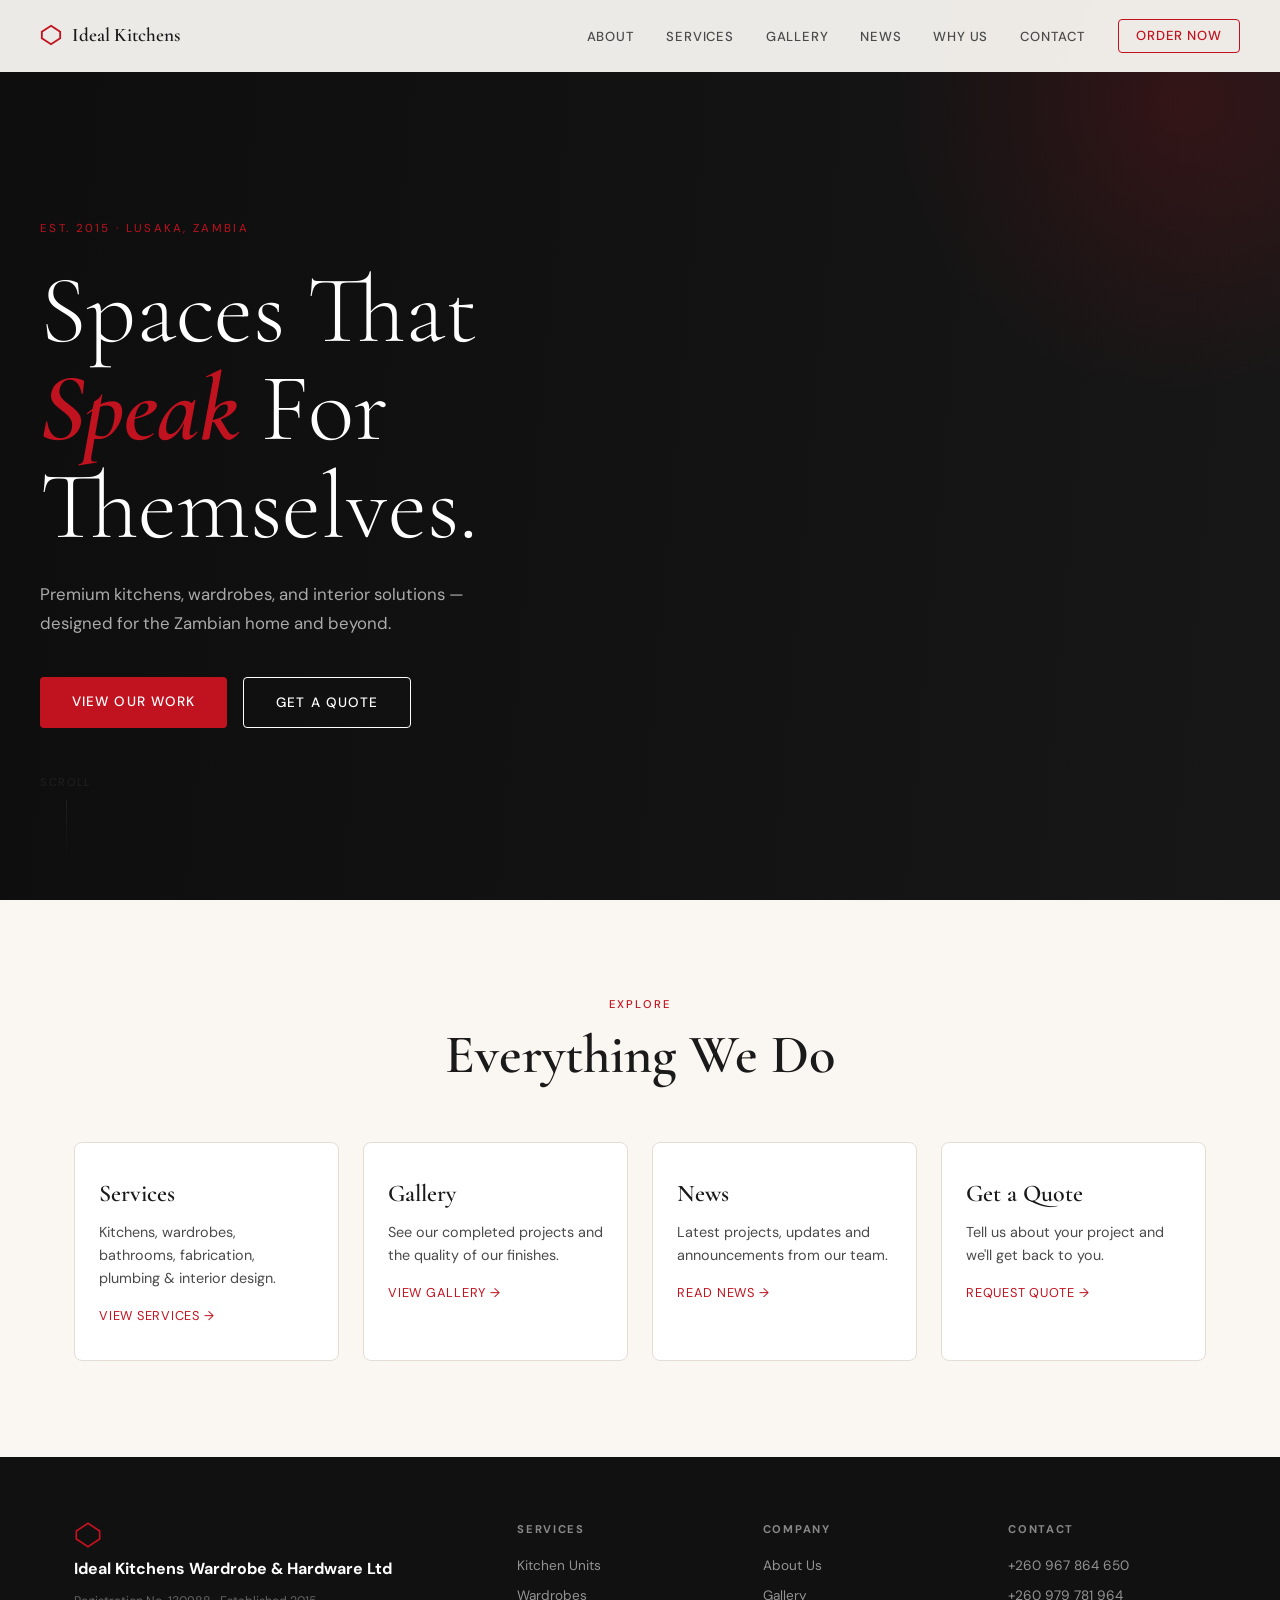
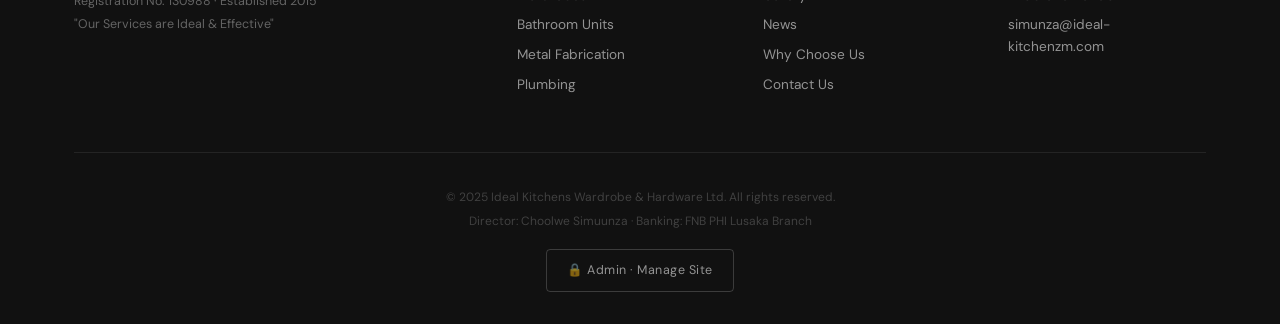
<file: index.html>
<!DOCTYPE html>
<html lang="en">
<head>
  <meta charset="UTF-8" />
  <meta name="viewport" content="width=device-width, initial-scale=1.0" />
  <title>Ideal Kitchens Wardrobe & Hardware Ltd — Premium Kitchens, Wardrobes & Interiors in Zambia</title>
  <meta name="description" content="Premium kitchens, wardrobes and interior solutions designed for the Zambian home and beyond. Established 2015, Lusaka." />
  <link rel="preconnect" href="https://fonts.googleapis.com" />
  <link href="https://fonts.googleapis.com/css2?family=Cormorant+Garamond:wght@300;400;600;700&family=DM+Sans:wght@300;400;500&display=swap" rel="stylesheet" />
  <link rel="stylesheet" href="style.css" />
</head>
<body>
  <!-- NAV -->
  <nav class="nav scrolled" id="nav">
    <a href="index.html" class="nav__logo">
      <svg width="22" height="22" viewBox="0 0 24 24" fill="none" stroke="currentColor" stroke-width="2" style="color:var(--red)"><polygon points="12 2 22 8.5 22 15.5 12 22 2 15.5 2 8.5"/></svg>
      <span>Ideal Kitchens</span>
    </a>
    <ul class="nav__links">
      <li><a href="about.html">About</a></li>
      <li><a href="services.html">Services</a></li>
      <li><a href="gallery.html">Gallery</a></li>
      <li><a href="news.html">News</a></li>
      <li><a href="whyus.html">Why Us</a></li>
      <li><a href="contact.html">Contact</a></li>
      <li><a href="contact.html#order" class="nav__cta">Order Now</a></li>
    </ul>
    <button class="nav__burger" id="burger" aria-label="Menu"><span></span><span></span><span></span></button>
  </nav>

  <!-- MOBILE MENU -->
  <div class="mobile-menu" id="mobileMenu">
    <ul>
      <li><a href="about.html" class="mm-link">About</a></li>
      <li><a href="services.html" class="mm-link">Services</a></li>
      <li><a href="gallery.html" class="mm-link">Gallery</a></li>
      <li><a href="news.html" class="mm-link">News</a></li>
      <li><a href="whyus.html" class="mm-link">Why Us</a></li>
      <li><a href="contact.html" class="mm-link">Contact</a></li>
      <li><a href="contact.html#order" class="mm-link">Order Now</a></li>
    </ul>
  </div>

  <section class="hero" id="home">
    <div class="hero__slideshow">
      <div class="hero__slide" style="background-image:url('[data-uri]')"></div>
      <div class="hero__slide" style="background-image:url('[data-uri]')"></div>
      <div class="hero__slide" style="background-image:url('[data-uri]')"></div>
      <div class="hero__slide" style="background-image:url('[data-uri]')"></div>
    </div>
    <div class="hero__scrim"></div>
    <div class="hero__content">
      <p class="hero__eyebrow">Est. 2015 &middot; Lusaka, Zambia</p>
      <h1 class="hero__title">
        Spaces That<br />
        <em>Speak</em> For<br />
        Themselves.
      </h1>
      <p class="hero__sub">Premium kitchens, wardrobes, and interior solutions &mdash; designed for the Zambian home and beyond.</p>
      <div class="hero__actions">
        <a href="gallery.html" class="btn btn--primary">View Our Work</a>
        <a href="contact.html#order" class="btn btn--ghost btn--ghost-light">Get a Quote</a>
      </div>
    </div>
    <div class="hero__scroll">
      <span>Scroll</span>
      <div class="hero__scroll-line"></div>
    </div>
  </section>

  <!-- EXPLORE -->
  <section class="explore">
    <div class="container">
      <div class="section-header reveal">
        <span class="label">Explore</span>
        <h2 class="section-title">Everything We Do</h2>
      </div>
      <div class="explore__grid">
        <a class="explore__card reveal" href="services.html"><h3>Services</h3><p>Kitchens, wardrobes, bathrooms, fabrication, plumbing &amp; interior design.</p><span>View Services &rarr;</span></a>
        <a class="explore__card reveal" href="gallery.html"><h3>Gallery</h3><p>See our completed projects and the quality of our finishes.</p><span>View Gallery &rarr;</span></a>
        <a class="explore__card reveal" href="news.html"><h3>News</h3><p>Latest projects, updates and announcements from our team.</p><span>Read News &rarr;</span></a>
        <a class="explore__card reveal" href="contact.html#order"><h3>Get a Quote</h3><p>Tell us about your project and we'll get back to you.</p><span>Request Quote &rarr;</span></a>
      </div>
    </div>
  </section>



  <!-- FOOTER -->
  <footer class="footer">
    <div class="container">
      <div class="footer__top">
        <div class="footer__brand">
          <svg class="footer__brand-icon" width="28" height="28" viewBox="0 0 24 24" fill="none" stroke="var(--red)" stroke-width="1.5"><polygon points="12 2 22 8.5 22 15.5 12 22 2 15.5 2 8.5"/></svg>
          <strong>Ideal Kitchens Wardrobe &amp; Hardware Ltd</strong>
          <p>Registration No. 130988 &middot; Established 2015</p>
          <p>"Our Services are Ideal &amp; Effective"</p>
        </div>
        <div class="footer__links">
          <h5>Services</h5>
          <a href="services.html">Kitchen Units</a>
          <a href="services.html">Wardrobes</a>
          <a href="services.html">Bathroom Units</a>
          <a href="services.html">Metal Fabrication</a>
          <a href="services.html">Plumbing</a>
        </div>
        <div class="footer__links">
          <h5>Company</h5>
          <a href="about.html">About Us</a>
          <a href="gallery.html">Gallery</a>
          <a href="news.html">News</a>
          <a href="whyus.html">Why Choose Us</a>
          <a href="contact.html">Contact Us</a>
        </div>
        <div class="footer__links">
          <h5>Contact</h5>
          <a href="tel:+260967864650">+260 967 864 650</a>
          <a href="tel:+260979781964">+260 979 781 964</a>
          <a href="mailto:simunza@ideal-kitchenzm.com">simunza@ideal-kitchenzm.com</a>
        </div>
      </div>
      <div class="footer__bottom">
        <p>&copy; 2025 Ideal Kitchens Wardrobe &amp; Hardware Ltd. All rights reserved.</p>
        <p>Director: Choolwe Simuunza &middot; Banking: FNB PHI Lusaka Branch</p>
        <a href="admin.html" class="footer__admin">&#128274; Admin &middot; Manage Site</a>
      </div>
    </div>
  </footer>
  <script src="site.js"></script>
</body>
</html>
</file>
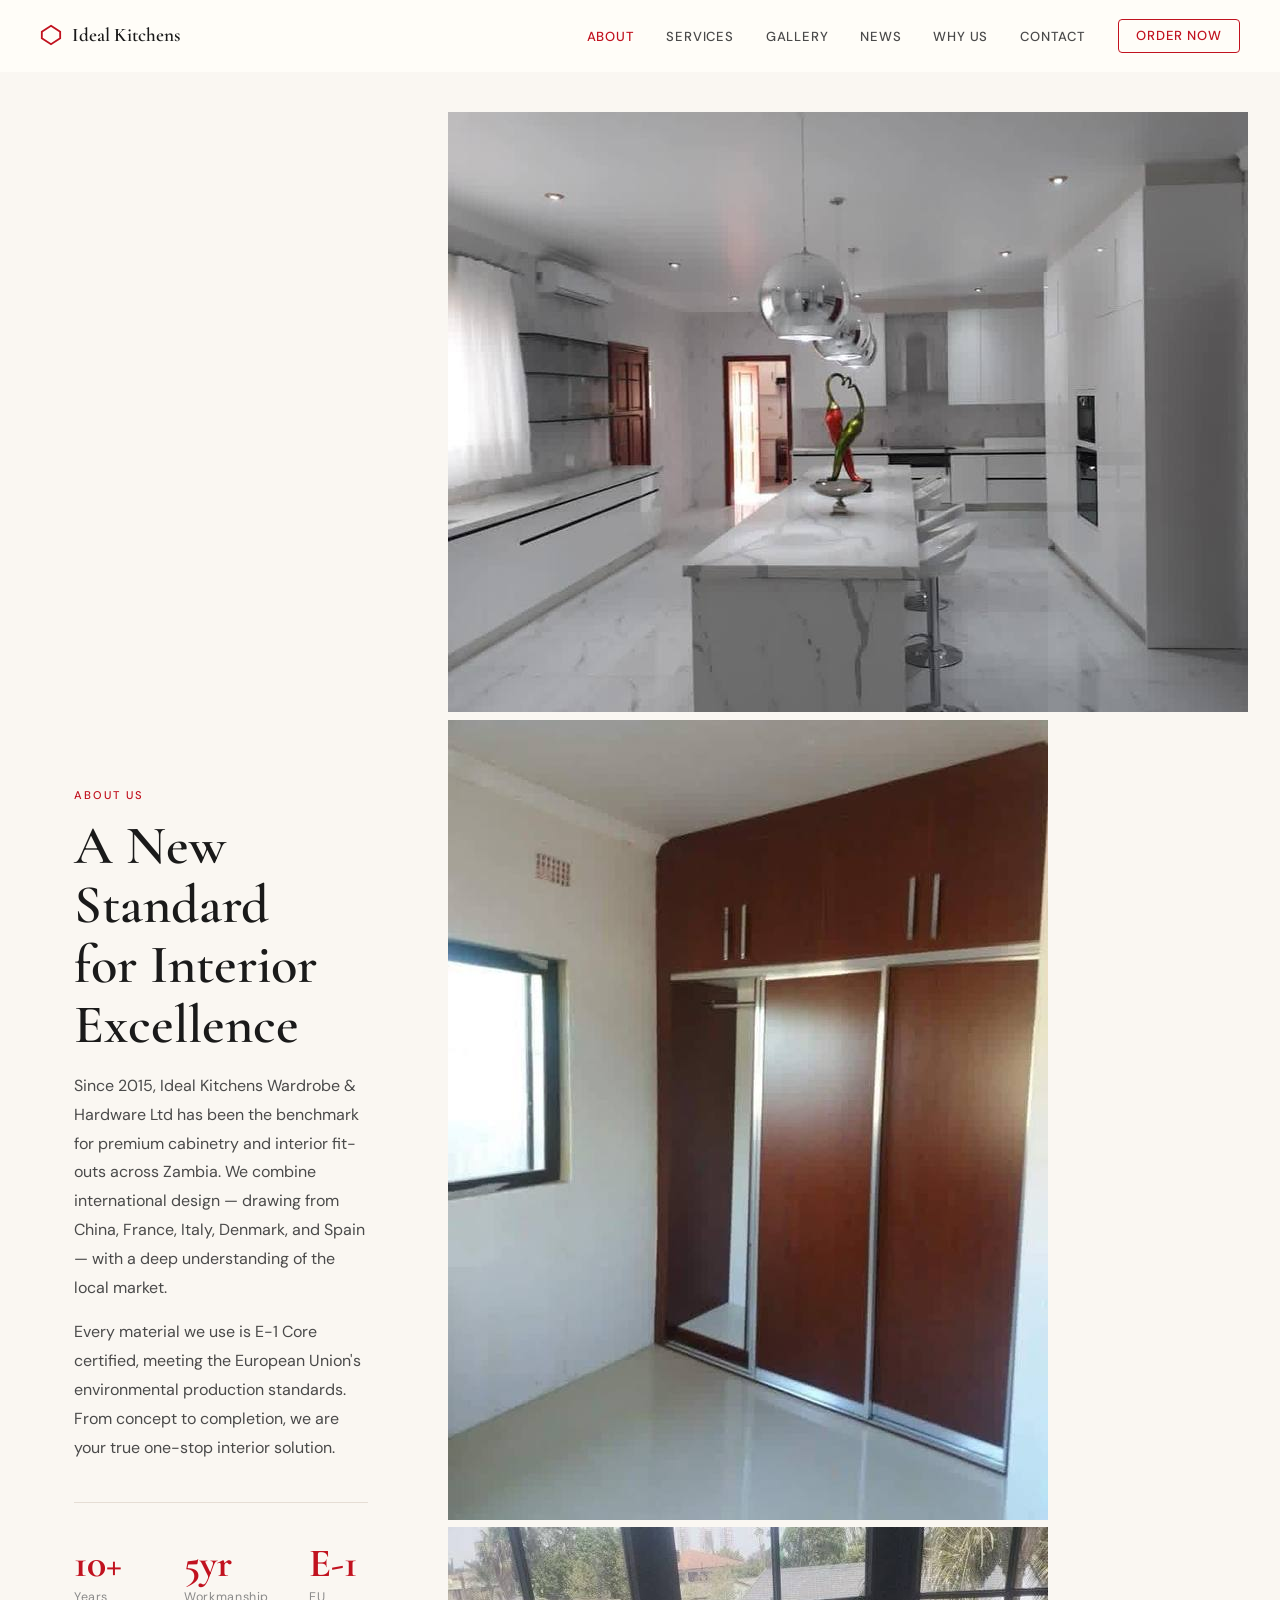
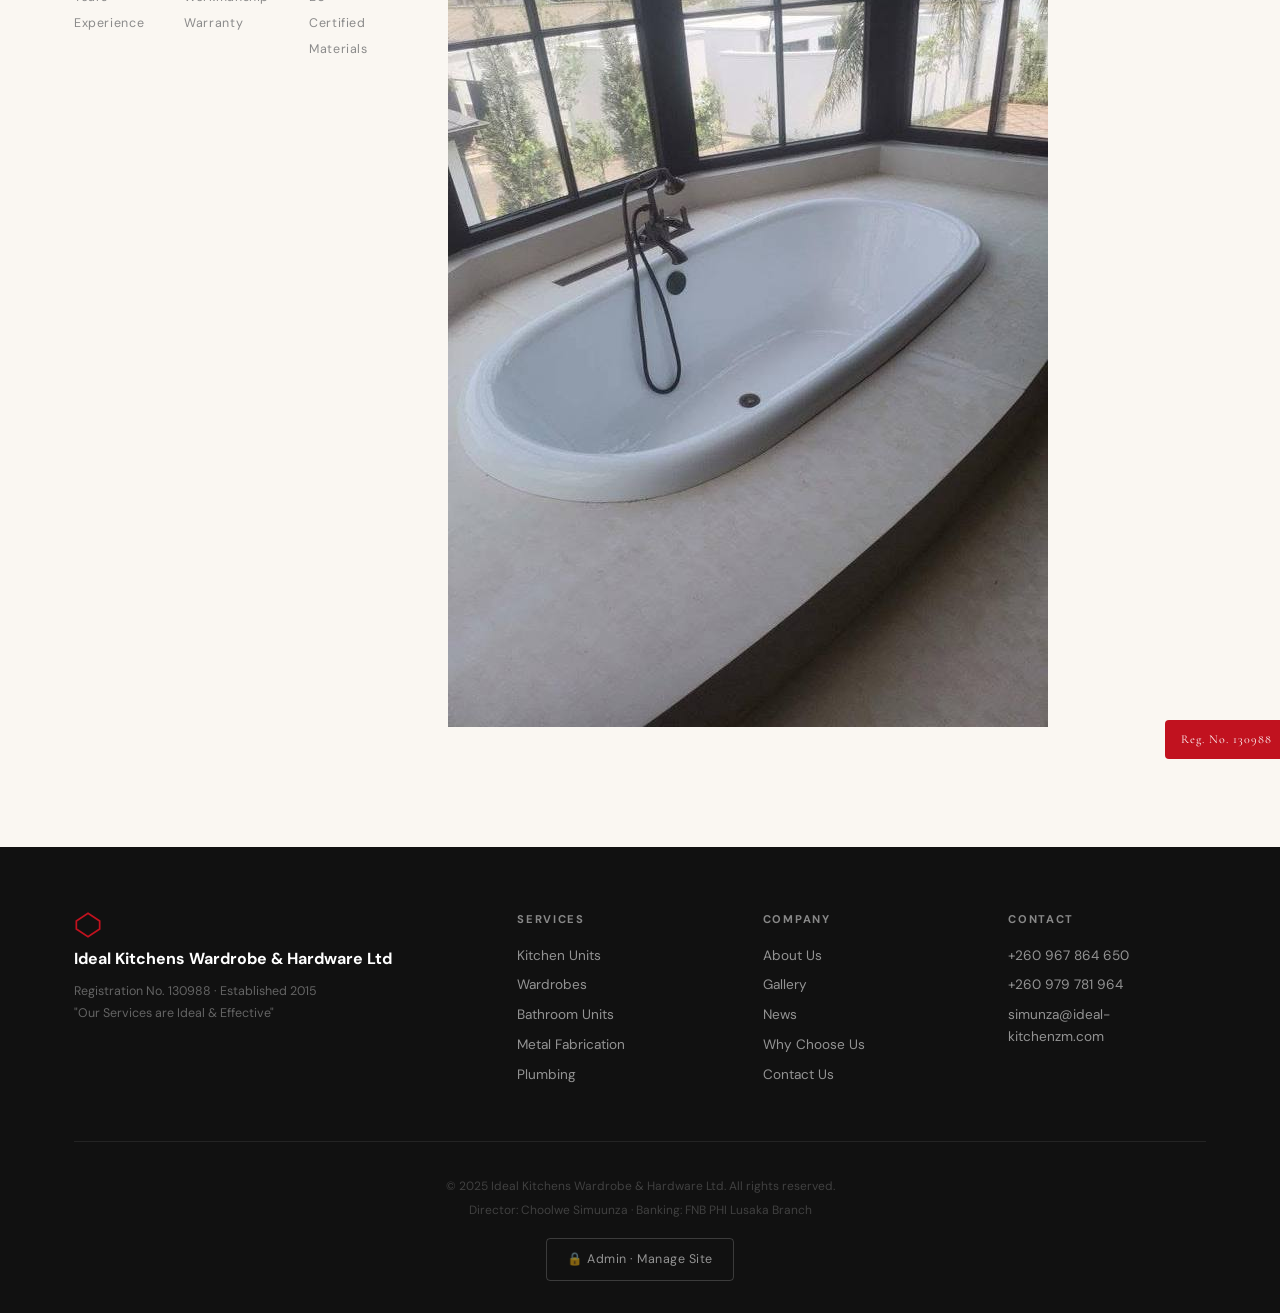
<file: about.html>
<!DOCTYPE html>
<html lang="en">
<head>
  <meta charset="UTF-8" />
  <meta name="viewport" content="width=device-width, initial-scale=1.0" />
  <title>About Us — Ideal Kitchens Wardrobe & Hardware Ltd</title>
  <meta name="description" content="About Ideal Kitchens Wardrobe & Hardware Ltd — our story, values and craftsmanship." />
  <link rel="preconnect" href="https://fonts.googleapis.com" />
  <link href="https://fonts.googleapis.com/css2?family=Cormorant+Garamond:wght@300;400;600;700&family=DM+Sans:wght@300;400;500&display=swap" rel="stylesheet" />
  <link rel="stylesheet" href="style.css" />
</head>
<body>
  <!-- NAV -->
  <nav class="nav scrolled" id="nav">
    <a href="index.html" class="nav__logo">
      <svg width="22" height="22" viewBox="0 0 24 24" fill="none" stroke="currentColor" stroke-width="2" style="color:var(--red)"><polygon points="12 2 22 8.5 22 15.5 12 22 2 15.5 2 8.5"/></svg>
      <span>Ideal Kitchens</span>
    </a>
    <ul class="nav__links">
      <li><a href="about.html" style="color:var(--red)">About</a></li>
      <li><a href="services.html">Services</a></li>
      <li><a href="gallery.html">Gallery</a></li>
      <li><a href="news.html">News</a></li>
      <li><a href="whyus.html">Why Us</a></li>
      <li><a href="contact.html">Contact</a></li>
      <li><a href="contact.html#order" class="nav__cta">Order Now</a></li>
    </ul>
    <button class="nav__burger" id="burger" aria-label="Menu"><span></span><span></span><span></span></button>
  </nav>

  <!-- MOBILE MENU -->
  <div class="mobile-menu" id="mobileMenu">
    <ul>
      <li><a href="about.html" class="mm-link">About</a></li>
      <li><a href="services.html" class="mm-link">Services</a></li>
      <li><a href="gallery.html" class="mm-link">Gallery</a></li>
      <li><a href="news.html" class="mm-link">News</a></li>
      <li><a href="whyus.html" class="mm-link">Why Us</a></li>
      <li><a href="contact.html" class="mm-link">Contact</a></li>
      <li><a href="contact.html#order" class="mm-link">Order Now</a></li>
    </ul>
  </div>

  <section class="about" id="about">
    <div class="container">
      <div class="about__grid">
        <div class="about__text reveal">
          <span class="label">About Us</span>
          <h2 class="section-title">A New Standard<br/>for Interior Excellence</h2>
          <p>Since 2015, Ideal Kitchens Wardrobe &amp; Hardware Ltd has been the benchmark for premium cabinetry and interior fit-outs across Zambia. We combine international design — drawing from China, France, Italy, Denmark, and Spain — with a deep understanding of the local market.</p>
          <p>Every material we use is E-1 Core certified, meeting the European Union's environmental production standards. From concept to completion, we are your true one-stop interior solution.</p>
          <div class="about__stats">
            <div class="stat">
              <span class="stat__num">10+</span>
              <span class="stat__label">Years Experience</span>
            </div>
            <div class="stat">
              <span class="stat__num">5yr</span>
              <span class="stat__label">Workmanship Warranty</span>
            </div>
            <div class="stat">
              <span class="stat__num">E-1</span>
              <span class="stat__label">EU Certified Materials</span>
            </div>
          </div>
        </div>
        <div class="about__visual reveal">
          <div class="about__photos">
            <img class="about__photo about__photo--tall" src="[data-uri]" alt="Open-plan white island kitchen with marble worktop" loading="lazy" />
            <img class="about__photo" src="[data-uri]" alt="Mahogany sliding wardrobe with overhead storage" loading="lazy" />
            <img class="about__photo" src="[data-uri]" alt="Inset luxury bathtub with panoramic garden windows" loading="lazy" />
          </div>
          <div class="about__accent">Reg. No. 130988</div>
        </div>
      </div>
    </div>
  </section>



  <!-- FOOTER -->
  <footer class="footer">
    <div class="container">
      <div class="footer__top">
        <div class="footer__brand">
          <svg class="footer__brand-icon" width="28" height="28" viewBox="0 0 24 24" fill="none" stroke="var(--red)" stroke-width="1.5"><polygon points="12 2 22 8.5 22 15.5 12 22 2 15.5 2 8.5"/></svg>
          <strong>Ideal Kitchens Wardrobe &amp; Hardware Ltd</strong>
          <p>Registration No. 130988 &middot; Established 2015</p>
          <p>"Our Services are Ideal &amp; Effective"</p>
        </div>
        <div class="footer__links">
          <h5>Services</h5>
          <a href="services.html">Kitchen Units</a>
          <a href="services.html">Wardrobes</a>
          <a href="services.html">Bathroom Units</a>
          <a href="services.html">Metal Fabrication</a>
          <a href="services.html">Plumbing</a>
        </div>
        <div class="footer__links">
          <h5>Company</h5>
          <a href="about.html">About Us</a>
          <a href="gallery.html">Gallery</a>
          <a href="news.html">News</a>
          <a href="whyus.html">Why Choose Us</a>
          <a href="contact.html">Contact Us</a>
        </div>
        <div class="footer__links">
          <h5>Contact</h5>
          <a href="tel:+260967864650">+260 967 864 650</a>
          <a href="tel:+260979781964">+260 979 781 964</a>
          <a href="mailto:simunza@ideal-kitchenzm.com">simunza@ideal-kitchenzm.com</a>
        </div>
      </div>
      <div class="footer__bottom">
        <p>&copy; 2025 Ideal Kitchens Wardrobe &amp; Hardware Ltd. All rights reserved.</p>
        <p>Director: Choolwe Simuunza &middot; Banking: FNB PHI Lusaka Branch</p>
        <a href="admin.html" class="footer__admin">&#128274; Admin &middot; Manage Site</a>
      </div>
    </div>
  </footer>
  <script src="site.js"></script>
</body>
</html>
</file>
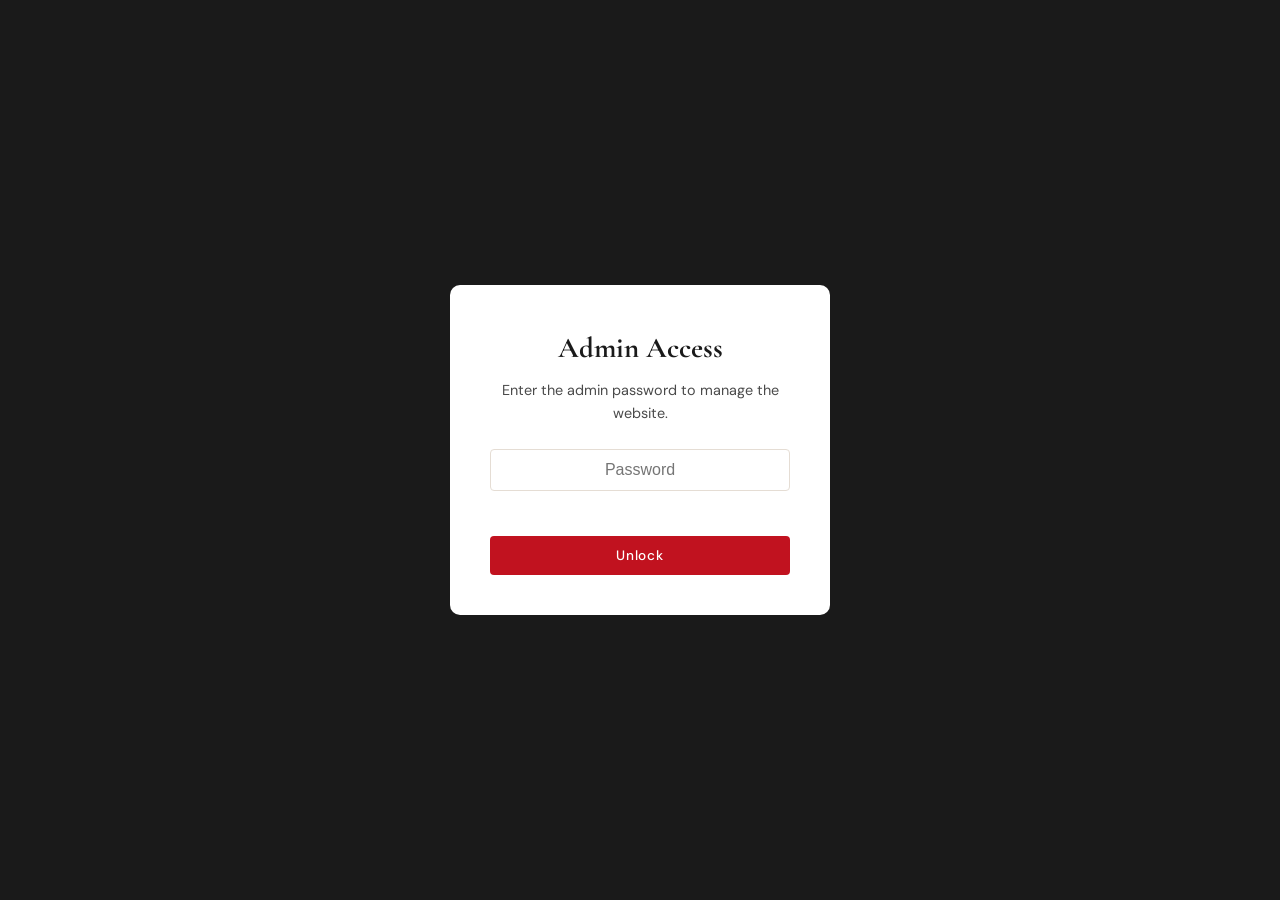
<file: admin.html>
<!DOCTYPE html>
<html lang="en">
<head>
  <meta charset="UTF-8" />
  <meta name="viewport" content="width=device-width, initial-scale=1.0" />
  <title>Admin — Ideal Kitchens</title>
  <meta name="robots" content="noindex, nofollow" />
  <link rel="preconnect" href="https://fonts.googleapis.com" />
  <link href="https://fonts.googleapis.com/css2?family=Cormorant+Garamond:wght@300;400;600;700&family=DM+Sans:wght@300;400;500&display=swap" rel="stylesheet" />
  <link rel="stylesheet" href="style.css" />
  <style>
    body { background: var(--cream); }
    .admin-top { position: sticky; top: 0; z-index: 50; background: #111; color: #fff; padding: 1rem 1.5rem; display: flex; align-items: center; gap: 1rem; flex-wrap: wrap; }
    .admin-top .brand { font-family: var(--font-display); font-size: 1.2rem; font-weight: 600; }
    .admin-top .brand span { color: var(--red); }
    .admin-top .spacer { flex: 1; }
    .admin-wrap { max-width: 1080px; margin: 0 auto; padding: 2rem 1.5rem 5rem; }
    .tabs { display: flex; gap: 0.5rem; flex-wrap: wrap; margin-bottom: 2rem; border-bottom: 1px solid var(--border); }
    .tab { padding: 0.7rem 1.3rem; background: none; border: none; border-bottom: 2px solid transparent; font-family: var(--font-body); font-size: 0.9rem; font-weight: 500; color: var(--mid); cursor: pointer; letter-spacing: 0.03em; }
    .tab.active { color: var(--red); border-bottom-color: var(--red); }
    .panel { display: none; }
    .panel.active { display: block; }
    .card { background: #fff; border: 1px solid var(--border); border-radius: 8px; padding: 1.25rem; margin-bottom: 1.25rem; }
    .row { display: grid; grid-template-columns: 120px 1fr; gap: 1.25rem; }
    .row .thumb { width: 120px; height: 120px; object-fit: cover; border-radius: 6px; background: #ece5db; border: 1px solid var(--border); display: block; }
    .fields { display: flex; flex-direction: column; gap: 0.6rem; }
    .fld { display: flex; flex-direction: column; gap: 0.25rem; }
    .fld label { font-size: 0.68rem; letter-spacing: 0.1em; text-transform: uppercase; color: var(--light); }
    .fld input[type=text], .fld textarea, .fld select { width: 100%; padding: 0.55rem 0.7rem; border: 1px solid var(--border); border-radius: var(--radius); font-family: var(--font-body); font-size: 0.9rem; background: #fff; color: var(--charcoal); }
    .fld textarea { resize: vertical; min-height: 70px; }
    .inline { display: flex; gap: 1.25rem; flex-wrap: wrap; align-items: center; }
    .card__actions { display: flex; gap: 0.5rem; margin-top: 0.9rem; flex-wrap: wrap; }
    .mini { padding: 0.4rem 0.85rem; font-size: 0.78rem; border: 1px solid var(--border); background: #fff; border-radius: var(--radius); cursor: pointer; color: var(--mid); font-family: var(--font-body); }
    .mini:hover { border-color: var(--charcoal); color: var(--charcoal); }
    .mini--danger:hover { border-color: var(--red); color: var(--red); }
    .btn-add { display: inline-block; padding: 0.7rem 1.4rem; background: var(--charcoal); color: #fff; border: none; border-radius: var(--radius); cursor: pointer; font-family: var(--font-body); font-size: 0.85rem; letter-spacing: 0.05em; }
    .btn-publish { padding: 0.7rem 1.6rem; background: var(--red); color: #fff; border: none; border-radius: var(--radius); cursor: pointer; font-family: var(--font-body); font-size: 0.85rem; font-weight: 500; letter-spacing: 0.05em; }
    .btn-publish:disabled { opacity: 0.5; cursor: not-allowed; }
    .status { font-size: 0.82rem; padding: 0.5rem 0.9rem; border-radius: var(--radius); }
    .status.ok { background: #e6f6ec; color: #1b7a3d; }
    .status.err { background: #fdecec; color: #b3261e; }
    .note { font-size: 0.82rem; color: var(--mid); line-height: 1.7; }
    .note code { background: #f0ebe3; padding: 0.1rem 0.35rem; border-radius: 3px; font-size: 0.85em; }
    .gate { position: fixed; inset: 0; background: var(--charcoal); z-index: 200; display: flex; align-items: center; justify-content: center; padding: 1.5rem; }
    .gate__box { background: #fff; border-radius: 10px; padding: 2.5rem; width: 100%; max-width: 380px; text-align: center; }
    .gate__box h2 { font-family: var(--font-display); font-size: 1.8rem; margin-bottom: 0.5rem; }
    .gate__box p { color: var(--mid); font-size: 0.9rem; margin-bottom: 1.5rem; }
    .gate__box input { width: 100%; padding: 0.7rem; border: 1px solid var(--border); border-radius: var(--radius); margin-bottom: 1rem; font-size: 1rem; text-align: center; }
    .gate__err { color: var(--red); font-size: 0.85rem; min-height: 1.2em; margin-bottom: 0.75rem; }
    .hidden { display: none !important; }
    .tok-state { font-size: 0.82rem; padding: 0.35rem 0.7rem; border-radius: 20px; }
    .tok-state.on { background: #e6f6ec; color: #1b7a3d; }
    .tok-state.off { background: #fdecec; color: #b3261e; }
    @media (max-width: 560px) { .row { grid-template-columns: 1fr; } .row .thumb { width: 100%; height: 180px; } }
  </style>
</head>
<body>
  <!-- PASSWORD GATE -->
  <div class="gate" id="gate">
    <div class="gate__box">
      <h2>Admin Access</h2>
      <p>Enter the admin password to manage the website.</p>
      <input type="password" id="gatePass" placeholder="Password" autocomplete="off" />
      <div class="gate__err" id="gateErr"></div>
      <button class="btn-publish" style="width:100%" id="gateBtn">Unlock</button>
    </div>
  </div>

  <!-- APP -->
  <div id="app" class="hidden">
    <div class="admin-top">
      <span class="brand">Ideal <span>Kitchens</span> Admin</span>
      <span class="tok-state off" id="tokState">Not connected</span>
      <div class="spacer"></div>
      <span class="status" id="status"></span>
      <button class="btn-publish" id="publishBtn">Publish changes</button>
      <a href="index.html" class="mini" style="text-decoration:none">View site</a>
    </div>

    <div class="admin-wrap">
      <div class="tabs">
        <button class="tab active" data-tab="gallery">Gallery</button>
        <button class="tab" data-tab="services">Services</button>
        <button class="tab" data-tab="news">News</button>
        <button class="tab" data-tab="settings">Settings</button>
      </div>

      <div class="panel active" id="panel-gallery">
        <div id="list-gallery"></div>
        <button class="btn-add" onclick="addGallery()">+ Add gallery item</button>
      </div>

      <div class="panel" id="panel-services">
        <div id="list-services"></div>
        <button class="btn-add" onclick="addService()">+ Add service</button>
      </div>

      <div class="panel" id="panel-news">
        <div id="list-news"></div>
        <button class="btn-add" onclick="addNews()">+ Add news post</button>
      </div>

      <div class="panel" id="panel-settings">
        <div class="card">
          <div class="fld">
            <label>GitHub Access Token (fine-grained)</label>
            <input type="password" id="tokenInput" placeholder="github_pat_..." autocomplete="off" />
          </div>
          <div class="card__actions">
            <button class="mini" onclick="saveToken()">Save token</button>
            <button class="mini mini--danger" onclick="clearToken()">Remove token</button>
          </div>
          <p class="note" style="margin-top:1rem">
            Your changes are saved into the <code>data/</code> folder of the
            <code>eSisya19/ideal-kitchen</code> repository. To allow that, create a
            <strong>fine-grained personal access token</strong>:
          </p>
          <p class="note">
            1. Go to GitHub &rarr; Settings &rarr; Developer settings &rarr;
            <em>Fine-grained tokens</em> &rarr; <em>Generate new token</em>.<br />
            2. Under <strong>Repository access</strong>, select only <code>ideal-kitchen</code>.<br />
            3. Under <strong>Permissions &rarr; Repository permissions</strong>, set
            <code>Contents</code> to <strong>Read and write</strong>.<br />
            4. Generate the token, copy it, paste it above and click <em>Save token</em>.
          </p>
          <p class="note">The token is stored only in this browser (never uploaded to the site). After publishing, the live website updates within about a minute.</p>
        </div>
        <div class="card">
          <p class="note"><strong>Change the admin password:</strong> open <code>admin.html</code> and edit the <code>ADMIN_PASSWORD</code> value near the top of the script, then re-publish the file. (This password is basic protection only — keep the admin URL private.)</p>
        </div>
      </div>
    </div>
  </div>

  <script>
    /* ============================================================
       CONFIG — change ADMIN_PASSWORD to your own value.
       ============================================================ */
    const ADMIN_PASSWORD = 'idealkitchens';
    const OWNER  = 'eSisya19';
    const REPO   = 'ideal-kitchen';
    const BRANCH = 'main';
    const TOKEN_KEY = 'ik_gh_token';

    const state = { gallery: [], services: [], news: [] };

    /* ---------- Password gate ---------- */
    const gate = document.getElementById('gate');
    const app = document.getElementById('app');
    function unlock() { gate.classList.add('hidden'); app.classList.remove('hidden'); sessionStorage.setItem('ik_admin_ok', '1'); init(); }
    function tryUnlock() {
      const v = document.getElementById('gatePass').value;
      if (v === ADMIN_PASSWORD) { unlock(); }
      else { document.getElementById('gateErr').textContent = 'Incorrect password.'; }
    }
    document.getElementById('gateBtn').addEventListener('click', tryUnlock);
    document.getElementById('gatePass').addEventListener('keydown', e => { if (e.key === 'Enter') tryUnlock(); });
    if (sessionStorage.getItem('ik_admin_ok') === '1') unlock();

    /* ---------- Tabs ---------- */
    document.querySelectorAll('.tab').forEach(t => t.addEventListener('click', () => {
      document.querySelectorAll('.tab').forEach(x => x.classList.remove('active'));
      document.querySelectorAll('.panel').forEach(x => x.classList.remove('active'));
      t.classList.add('active');
      document.getElementById('panel-' + t.dataset.tab).classList.add('active');
    }));

    /* ---------- Token ---------- */
    function token() { return localStorage.getItem(TOKEN_KEY) || ''; }
    function refreshTokState() {
      const el = document.getElementById('tokState');
      if (token()) { el.textContent = 'Connected to GitHub'; el.className = 'tok-state on'; }
      else { el.textContent = 'Not connected'; el.className = 'tok-state off'; }
    }
    function saveToken() {
      const v = document.getElementById('tokenInput').value.trim();
      if (!v) return;
      localStorage.setItem(TOKEN_KEY, v);
      document.getElementById('tokenInput').value = '';
      refreshTokState();
      setStatus('Token saved.', 'ok');
    }
    function clearToken() { localStorage.removeItem(TOKEN_KEY); refreshTokState(); setStatus('Token removed.', 'ok'); }

    /* ---------- Status ---------- */
    let statusTimer = null;
    function setStatus(msg, kind) {
      const el = document.getElementById('status');
      el.textContent = msg || '';
      el.className = 'status' + (kind ? ' ' + kind : '');
      if (statusTimer) clearTimeout(statusTimer);
      if (kind === 'ok') statusTimer = setTimeout(() => { el.textContent = ''; el.className = 'status'; }, 6000);
    }

    /* ---------- Load current data ---------- */
    async function loadJSON(path) {
      try { const r = await fetch(path + '?v=' + Date.now(), { cache: 'no-store' }); if (r.ok) return await r.json(); } catch (e) {}
      return [];
    }
    async function init() {
      refreshTokState();
      state.gallery = await loadJSON('data/gallery.json');
      state.services = await loadJSON('data/services.json');
      state.news = await loadJSON('data/news.json');
      if (!Array.isArray(state.gallery)) state.gallery = [];
      if (!Array.isArray(state.services)) state.services = [];
      if (!Array.isArray(state.news)) state.news = [];
      renderGalleryList(); renderServiceList(); renderNewsList();
    }

    /* ---------- Helpers ---------- */
    const DEFAULT_ICON = '<svg width="28" height="28" viewBox="0 0 24 24" fill="none" stroke="currentColor" stroke-width="1.5" stroke-linecap="round" stroke-linejoin="round"><polygon points="12 2 22 8.5 22 15.5 12 22 2 15.5 2 8.5"/></svg>';
    function imgSrc(image) {
      if (!image) return '';
      return (typeof image === 'object') ? image.dataUrl : image;
    }
    function pickImage(onPicked) {
      const inp = document.createElement('input');
      inp.type = 'file'; inp.accept = 'image/*';
      inp.addEventListener('change', () => {
        const f = inp.files[0]; if (!f) return;
        const reader = new FileReader();
        reader.onload = () => {
          let ext = (f.name.split('.').pop() || 'jpg').toLowerCase();
          if (!/^(jpg|jpeg|png|webp|gif)$/.test(ext)) ext = 'jpg';
          if (ext === 'jpeg') ext = 'jpg';
          onPicked({ _new: true, dataUrl: reader.result, ext });
        };
        reader.readAsDataURL(f);
      });
      inp.click();
    }
    function move(arr, i, dir) {
      const j = i + dir;
      if (j < 0 || j >= arr.length) return;
      [arr[i], arr[j]] = [arr[j], arr[i]];
    }

    /* ---------- GALLERY editor ---------- */
    function renderGalleryList() {
      const wrap = document.getElementById('list-gallery');
      wrap.innerHTML = '';
      state.gallery.forEach((g, i) => {
        const card = document.createElement('div'); card.className = 'card';
        const row = document.createElement('div'); row.className = 'row';
        const thumb = document.createElement('img'); thumb.className = 'thumb'; thumb.src = imgSrc(g.image); thumb.alt = '';
        const fields = document.createElement('div'); fields.className = 'fields';
        fields.appendChild(textField('Title', g.title || '', v => g.title = v));
        fields.appendChild(textField('Caption', g.caption || '', v => g.caption = v));
        fields.appendChild(textField('Order button target (service name)', g.order || '', v => g.order = v));
        const inline = document.createElement('div'); inline.className = 'inline';
        inline.appendChild(checkField('Large tile', !!g.large, v => g.large = v));
        fields.appendChild(inline);
        row.appendChild(thumb); row.appendChild(fields);
        card.appendChild(row);
        card.appendChild(actions([
          ['Replace image', () => pickImage(img => { g.image = img; renderGalleryList(); })],
          ['Move up', () => { move(state.gallery, i, -1); renderGalleryList(); }],
          ['Move down', () => { move(state.gallery, i, 1); renderGalleryList(); }],
          ['Delete', () => { if (confirm('Delete this gallery item?')) { state.gallery.splice(i, 1); renderGalleryList(); } }, true],
        ]));
        wrap.appendChild(card);
      });
    }
    function addGallery() { state.gallery.unshift({ title: 'New project', caption: '', order: '', large: false, image: '' }); renderGalleryList(); }

    /* ---------- SERVICES editor ---------- */
    function renderServiceList() {
      const wrap = document.getElementById('list-services');
      wrap.innerHTML = '';
      state.services.forEach((s, i) => {
        const card = document.createElement('div'); card.className = 'card';
        const row = document.createElement('div'); row.className = 'row';
        const thumb = document.createElement('img'); thumb.className = 'thumb'; thumb.src = imgSrc(s.image); thumb.alt = '';
        const fields = document.createElement('div'); fields.className = 'fields';
        fields.appendChild(textField('Number label (e.g. 01)', s.num || '', v => s.num = v));
        fields.appendChild(textField('Title', s.title || '', v => s.title = v));
        fields.appendChild(areaField('Description', s.desc || '', v => s.desc = v));
        fields.appendChild(textField('Tags (comma separated)', (s.tags || []).join(', '), v => s.tags = v.split(',').map(x => x.trim()).filter(Boolean)));
        fields.appendChild(textField('Order button target (service name)', s.order || '', v => s.order = v));
        row.appendChild(thumb); row.appendChild(fields);
        card.appendChild(row);
        card.appendChild(actions([
          ['Replace image', () => pickImage(img => { s.image = img; renderServiceList(); })],
          ['Move up', () => { move(state.services, i, -1); renderServiceList(); }],
          ['Move down', () => { move(state.services, i, 1); renderServiceList(); }],
          ['Delete', () => { if (confirm('Delete this service?')) { state.services.splice(i, 1); renderServiceList(); } }, true],
        ]));
        wrap.appendChild(card);
      });
    }
    function addService() { state.services.unshift({ num: '', title: 'New service', desc: '', tags: [], order: '', icon: DEFAULT_ICON, image: '' }); renderServiceList(); }

    /* ---------- NEWS editor ---------- */
    function renderNewsList() {
      const wrap = document.getElementById('list-news');
      wrap.innerHTML = '';
      state.news.forEach((n, i) => {
        const card = document.createElement('div'); card.className = 'card';
        const row = document.createElement('div'); row.className = 'row';
        const thumb = document.createElement('img'); thumb.className = 'thumb'; thumb.src = imgSrc(n.image); thumb.alt = '';
        const fields = document.createElement('div'); fields.className = 'fields';
        fields.appendChild(textField('Title', n.title || '', v => n.title = v));
        const inline = document.createElement('div'); inline.className = 'inline';
        inline.appendChild(textField('Category', n.category || '', v => n.category = v));
        inline.appendChild(dateField('Date', n.date || '', v => n.date = v));
        fields.appendChild(inline);
        fields.appendChild(areaField('Body', n.body || '', v => n.body = v));
        row.appendChild(thumb); row.appendChild(fields);
        card.appendChild(row);
        card.appendChild(actions([
          ['Set / replace image', () => pickImage(img => { n.image = img; renderNewsList(); })],
          ['Remove image', () => { n.image = ''; renderNewsList(); }],
          ['Move up', () => { move(state.news, i, -1); renderNewsList(); }],
          ['Move down', () => { move(state.news, i, 1); renderNewsList(); }],
          ['Delete', () => { if (confirm('Delete this post?')) { state.news.splice(i, 1); renderNewsList(); } }, true],
        ]));
        wrap.appendChild(card);
      });
    }
    function addNews() {
      const today = new Date().toISOString().slice(0, 10);
      state.news.unshift({ id: 'post-' + Date.now(), title: 'New update', category: 'Update', date: today, body: '', image: '' });
      renderNewsList();
    }

    /* ---------- Field builders ---------- */
    function textField(label, val, onChange) {
      const f = document.createElement('div'); f.className = 'fld';
      const l = document.createElement('label'); l.textContent = label;
      const inp = document.createElement('input'); inp.type = 'text'; inp.value = val;
      inp.addEventListener('input', () => onChange(inp.value));
      f.appendChild(l); f.appendChild(inp); return f;
    }
    function areaField(label, val, onChange) {
      const f = document.createElement('div'); f.className = 'fld';
      const l = document.createElement('label'); l.textContent = label;
      const inp = document.createElement('textarea'); inp.value = val;
      inp.addEventListener('input', () => onChange(inp.value));
      f.appendChild(l); f.appendChild(inp); return f;
    }
    function dateField(label, val, onChange) {
      const f = document.createElement('div'); f.className = 'fld';
      const l = document.createElement('label'); l.textContent = label;
      const inp = document.createElement('input'); inp.type = 'date'; inp.value = val;
      inp.addEventListener('input', () => onChange(inp.value));
      f.appendChild(l); f.appendChild(inp); return f;
    }
    function checkField(label, val, onChange) {
      const f = document.createElement('label'); f.className = 'fld'; f.style.flexDirection = 'row'; f.style.alignItems = 'center'; f.style.gap = '0.4rem';
      const inp = document.createElement('input'); inp.type = 'checkbox'; inp.checked = val;
      inp.addEventListener('change', () => onChange(inp.checked));
      const span = document.createElement('span'); span.textContent = label; span.style.fontSize = '0.85rem';
      f.appendChild(inp); f.appendChild(span); return f;
    }
    function actions(items) {
      const wrap = document.createElement('div'); wrap.className = 'card__actions';
      items.forEach(([label, fn, danger]) => {
        const b = document.createElement('button');
        b.className = 'mini' + (danger ? ' mini--danger' : '');
        b.textContent = label; b.addEventListener('click', fn);
        wrap.appendChild(b);
      });
      return wrap;
    }

    /* ---------- Publish to GitHub ---------- */
    function utf8ToB64(str) {
      const bytes = new TextEncoder().encode(str);
      let bin = '';
      const chunk = 0x8000;
      for (let i = 0; i < bytes.length; i += chunk) bin += String.fromCharCode.apply(null, bytes.subarray(i, i + chunk));
      return btoa(bin);
    }
    function authHeaders() {
      return { 'Authorization': 'Bearer ' + token(), 'Accept': 'application/vnd.github+json', 'X-GitHub-Api-Version': '2022-11-28' };
    }
    async function getSha(path) {
      const r = await fetch(`https://api.github.com/repos/${OWNER}/${REPO}/contents/${path}?ref=${BRANCH}`, { headers: authHeaders(), cache: 'no-store' });
      if (r.status === 200) return (await r.json()).sha;
      if (r.status === 404) return null;
      throw new Error('Could not read ' + path + ' (HTTP ' + r.status + ')');
    }
    async function putFile(path, contentB64, message) {
      const sha = await getSha(path);
      const body = { message, content: contentB64, branch: BRANCH };
      if (sha) body.sha = sha;
      const r = await fetch(`https://api.github.com/repos/${OWNER}/${REPO}/contents/${path}`, {
        method: 'PUT', headers: authHeaders(), body: JSON.stringify(body)
      });
      if (!r.ok) throw new Error('Failed to save ' + path + ' (HTTP ' + r.status + ') ' + (await r.text()).slice(0, 140));
    }
    function stripTemp(arr) {
      return arr.map(o => { const c = Object.assign({}, o); if (c.image && typeof c.image === 'object') c.image = ''; return c; });
    }
    async function publish() {
      if (!token()) { setStatus('Add your GitHub token in Settings first.', 'err'); document.querySelector('[data-tab=settings]').click(); return; }
      const btn = document.getElementById('publishBtn'); btn.disabled = true;
      setStatus('Publishing…');
      try {
        // 1. Commit any newly-uploaded images, then swap the path in.
        for (const [type, arr] of [['gallery', state.gallery], ['service', state.services], ['news', state.news]]) {
          for (const item of arr) {
            if (item.image && typeof item.image === 'object' && item.image._new) {
              const name = `data/uploads/${type}-${Date.now()}-${Math.floor(Math.random() * 1e6)}.${item.image.ext}`;
              await putFile(name, item.image.dataUrl.split(',')[1], 'admin: upload ' + name);
              item.image = name;
            }
          }
        }
        // 2. Commit the JSON data files.
        await putFile('data/gallery.json', utf8ToB64(JSON.stringify(state.gallery, null, 2)), 'admin: update gallery');
        await putFile('data/services.json', utf8ToB64(JSON.stringify(state.services, null, 2)), 'admin: update services');
        await putFile('data/news.json', utf8ToB64(JSON.stringify(state.news, null, 2)), 'admin: update news');
        renderGalleryList(); renderServiceList(); renderNewsList();
        setStatus('Published! The live site will update within ~1 minute.', 'ok');
      } catch (e) {
        setStatus(e.message, 'err');
      } finally {
        btn.disabled = false;
      }
    }
    document.getElementById('publishBtn').addEventListener('click', publish);
  </script>
</body>
</html>
</file>
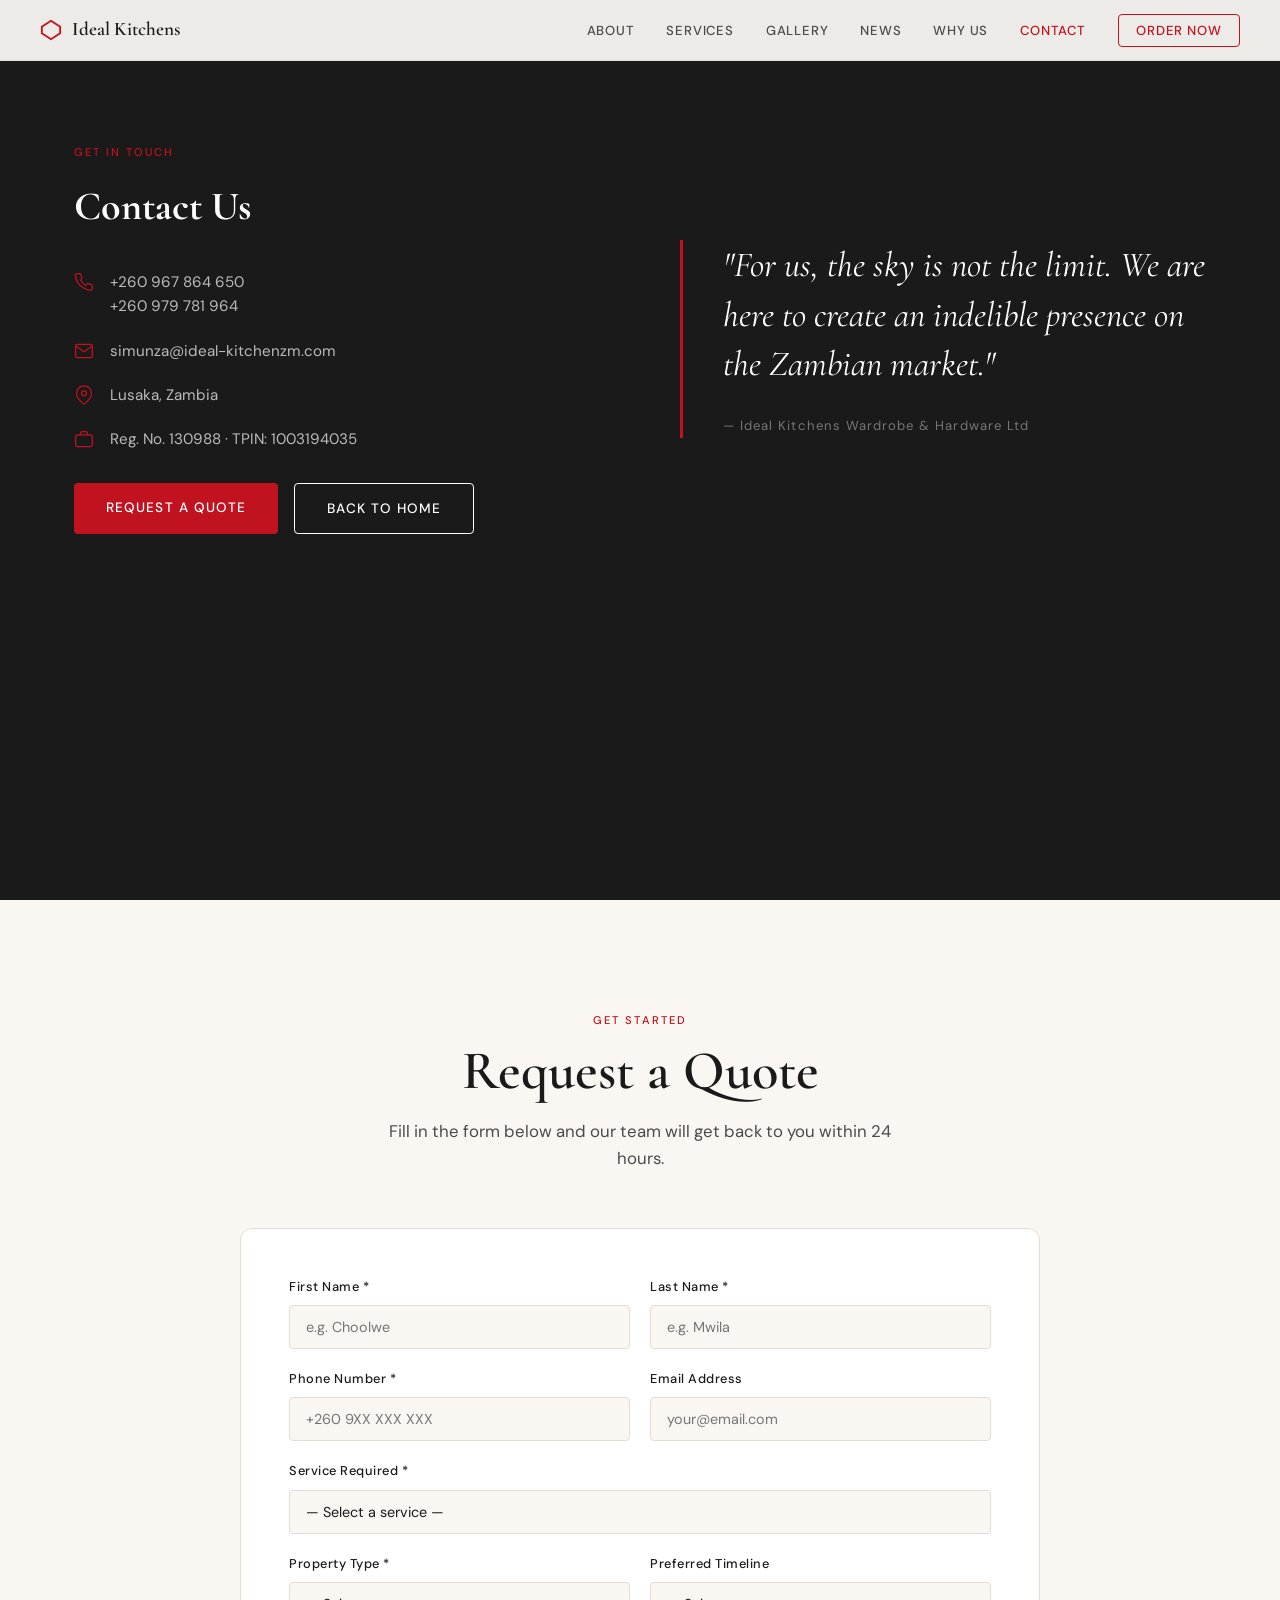
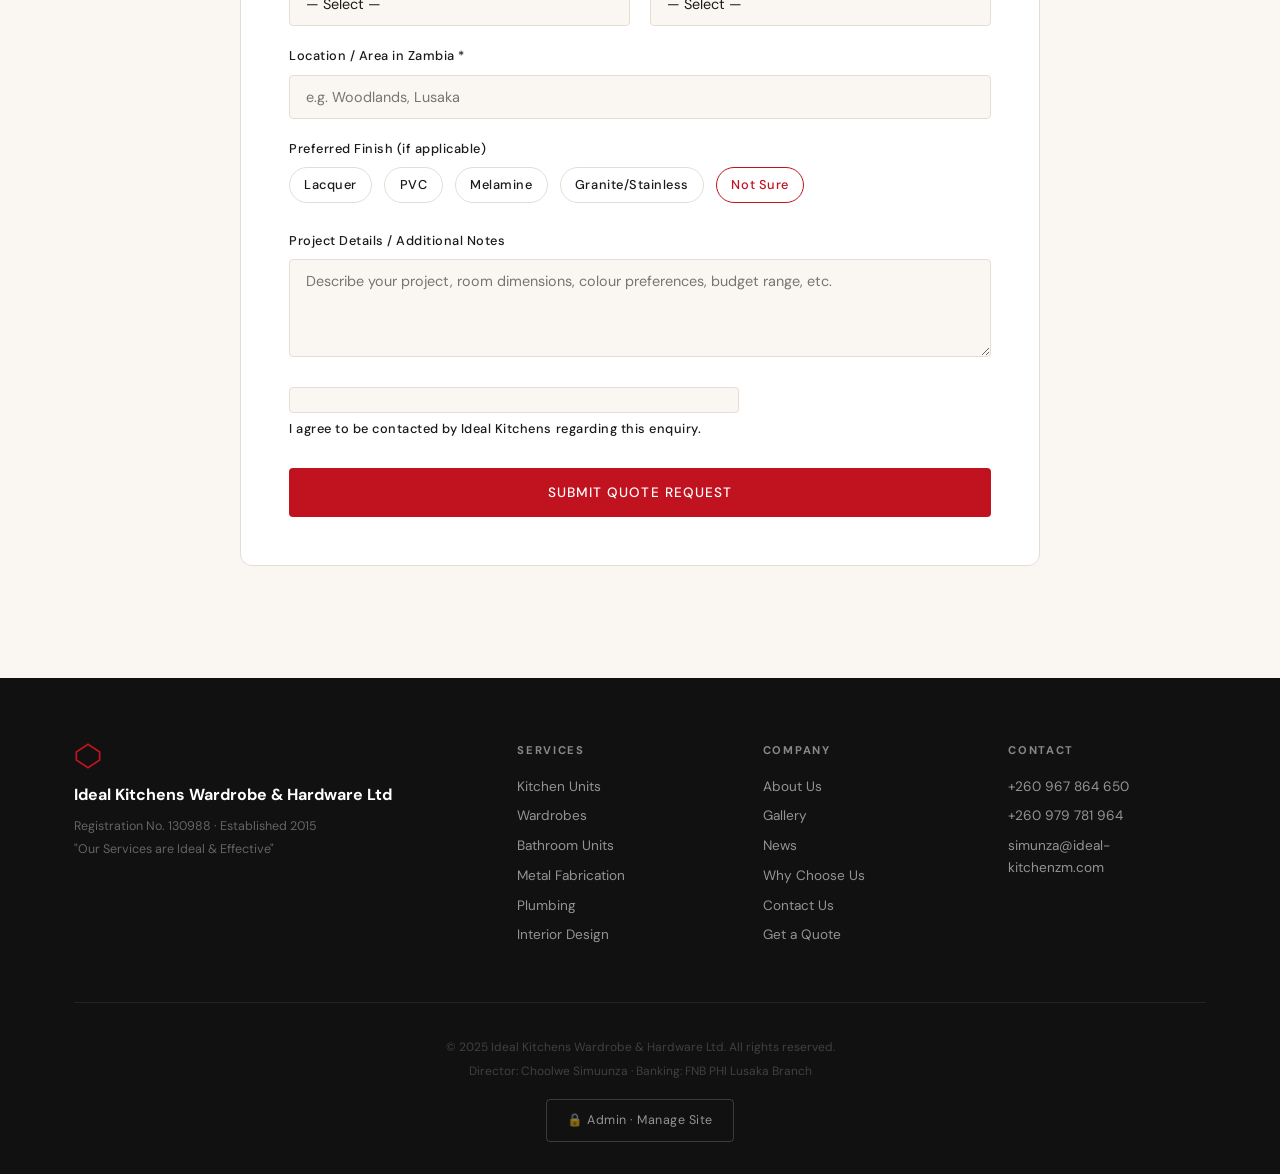
<file: contact.html>
<!DOCTYPE html>
<html lang="en">
<head>
  <meta charset="UTF-8" />
  <meta name="viewport" content="width=device-width, initial-scale=1.0" />
  <title>Contact Us — Ideal Kitchens Wardrobe &amp; Hardware Ltd</title>
  <link rel="preconnect" href="https://fonts.googleapis.com" />
  <link href="https://fonts.googleapis.com/css2?family=Cormorant+Garamond:wght@300;400;600;700&family=DM+Sans:wght@300;400;500&display=swap" rel="stylesheet" />
  <style>
/* =============================
   IDEAL KITCHENS — STYLESHEET
   ============================= */
:root {
  --red: #c1121f;
  --red-dark: #8b0000;
  --cream: #faf7f2;
  --warm-white: #fffdf9;
  --charcoal: #1a1a1a;
  --mid: #4a4a4a;
  --light: #8a8a8a;
  --border: #e5ddd4;
  --font-display: 'Cormorant Garamond', Georgia, serif;
  --font-body: 'DM Sans', system-ui, sans-serif;
  --radius: 4px;
  --transition: 0.35s cubic-bezier(0.4, 0, 0.2, 1);
}
*, *::before, *::after { box-sizing: border-box; margin: 0; padding: 0; }
html { scroll-behavior: smooth; font-size: 16px; }
body { font-family: var(--font-body); background: var(--warm-white); color: var(--charcoal); line-height: 1.6; overflow-x: hidden; }

/* UTILS */
.container { max-width: 1180px; margin: 0 auto; padding: 0 1.5rem; }
.label { font-family: var(--font-body); font-size: 0.7rem; font-weight: 500; letter-spacing: 0.18em; text-transform: uppercase; color: var(--red); display: block; margin-bottom: 0.75rem; }
.section-title { font-family: var(--font-display); font-size: clamp(2.2rem, 5vw, 3.4rem); font-weight: 600; line-height: 1.1; color: var(--charcoal); margin-bottom: 1rem; }
.section-sub { color: var(--mid); font-size: 1.05rem; max-width: 540px; margin: 0 auto; }
.section-header { text-align: center; margin-bottom: 3.5rem; }
.btn { display: inline-block; padding: 0.85rem 2rem; font-family: var(--font-body); font-size: 0.85rem; font-weight: 500; letter-spacing: 0.08em; text-transform: uppercase; text-decoration: none; border: none; border-radius: var(--radius); cursor: pointer; transition: var(--transition); }
.btn--primary { background: var(--red); color: #fff; }
.btn--primary:hover { background: var(--red-dark); transform: translateY(-2px); }
.btn--ghost { background: transparent; color: var(--charcoal); border: 1.5px solid var(--charcoal); }
.btn--ghost:hover { background: var(--charcoal); color: #fff; }
.btn--full { width: 100%; text-align: center; padding: 1rem; }

/* SVG ICONS */
.icon { display: inline-flex; align-items: center; justify-content: center; flex-shrink: 0; }
.icon svg { display: block; }

/* REVEAL */
.reveal { opacity: 0; transform: translateY(30px); transition: opacity 0.7s ease, transform 0.7s ease; }
.reveal.visible { opacity: 1; transform: translateY(0); }

/* NAV */
.nav { position: fixed; top: 0; left: 0; right: 0; z-index: 1000; display: flex; align-items: center; justify-content: space-between; padding: 1.25rem 2.5rem; background: rgba(255,253,249,0.92); backdrop-filter: blur(12px); border-bottom: 1px solid transparent; transition: border-color 0.3s, padding 0.3s; }
.nav.scrolled { border-bottom-color: var(--border); padding: 0.9rem 2.5rem; }
.nav__logo { display: flex; align-items: center; gap: 0.6rem; font-family: var(--font-display); font-size: 1.2rem; font-weight: 600; color: var(--charcoal); text-decoration: none; cursor: pointer; }
.nav__logo svg { color: var(--red); }
.nav__links { display: flex; gap: 2rem; list-style: none; }
.nav__links a { font-size: 0.82rem; font-weight: 500; letter-spacing: 0.06em; text-transform: uppercase; text-decoration: none; color: var(--mid); transition: color 0.2s; }
.nav__links a:hover { color: var(--charcoal); }
.nav__cta { color: var(--red) !important; border: 1.5px solid var(--red); padding: 0.45rem 1.1rem; border-radius: var(--radius); }
.nav__cta:hover { background: var(--red) !important; color: #fff !important; }
.nav__burger { display: none; flex-direction: column; gap: 5px; background: none; border: none; cursor: pointer; padding: 4px; }
.nav__burger span { display: block; width: 24px; height: 2px; background: var(--charcoal); transition: var(--transition); }

/* MOBILE MENU */
.mobile-menu { display: none; position: fixed; top: 0; left: 0; right: 0; bottom: 0; background: var(--warm-white); z-index: 999; flex-direction: column; justify-content: center; align-items: center; }
.mobile-menu.open { display: flex; }
.mobile-menu ul { list-style: none; text-align: center; }
.mobile-menu li { margin: 1.5rem 0; }
.mobile-menu a { font-family: var(--font-display); font-size: 2.5rem; font-weight: 600; color: var(--charcoal); text-decoration: none; transition: color 0.2s; }
.mobile-menu a:hover { color: var(--red); }

/* HERO */
.hero { min-height: 100vh; background: var(--charcoal); color: #fff; display: flex; align-items: center; position: relative; overflow: hidden; padding: 8rem 2.5rem 5rem; }
.hero__bg-lines { position: absolute; inset: 0; background-image: repeating-linear-gradient(90deg, rgba(255,255,255,0.03) 0px, rgba(255,255,255,0.03) 1px, transparent 1px, transparent 80px); }
.hero::before { content: ''; position: absolute; top: -200px; right: -200px; width: 600px; height: 600px; border-radius: 50%; background: radial-gradient(circle, rgba(193,18,31,0.25) 0%, transparent 70%); }
.hero__content { position: relative; z-index: 1; max-width: 680px; animation: heroFadeIn 1.2s ease both; }
@keyframes heroFadeIn { from { opacity: 0; transform: translateY(40px); } to { opacity: 1; transform: translateY(0); } }
.hero__eyebrow { font-size: 0.72rem; letter-spacing: 0.2em; text-transform: uppercase; color: var(--red); margin-bottom: 1.5rem; }
.hero__title { font-family: var(--font-display); font-size: clamp(3.5rem, 8vw, 6rem); font-weight: 300; line-height: 1.02; margin-bottom: 1.5rem; color: #fff; }
.hero__title em { font-style: italic; color: var(--red); font-weight: 600; }
.hero__sub { font-size: 1.05rem; color: rgba(255,255,255,0.65); max-width: 500px; margin-bottom: 2.5rem; line-height: 1.7; }
.hero__actions { display: flex; gap: 1rem; flex-wrap: wrap; }

.hero__badge { position: absolute; right: 6vw; top: 50%; transform: translateY(-50%); width: 160px; height: 160px; animation: spin 18s linear infinite, heroFadeIn 1.5s ease both; }
@keyframes spin { to { transform: translateY(-50%) rotate(360deg); } }
.badge__svg { width: 100%; height: 100%; }
.badge__svg text { font-family: var(--font-body); font-size: 10px; fill: rgba(255,255,255,0.55); letter-spacing: 2px; }
.badge__center { position: absolute; top: 50%; left: 50%; transform: translate(-50%, -50%); color: var(--red); animation: spin 18s linear infinite reverse; }
.badge__center svg { display: block; }

.hero__scroll { position: absolute; bottom: 2.5rem; left: 2.5rem; display: flex; flex-direction: column; align-items: center; gap: 0.5rem; font-size: 0.7rem; letter-spacing: 0.15em; text-transform: uppercase; color: rgba(255,255,255,0.4); }
.hero__scroll-line { width: 1px; height: 60px; background: linear-gradient(to bottom, rgba(255,255,255,0.4), transparent); animation: scrollLine 2s ease-in-out infinite; }
@keyframes scrollLine { 0%, 100% { opacity: 0.4; } 50% { opacity: 1; } }

/* MARQUEE */
.marquee-wrap { background: var(--red); overflow: hidden; padding: 0.9rem 0; white-space: nowrap; }
.marquee { display: inline-block; animation: marquee 30s linear infinite; }
.marquee span { font-size: 0.8rem; font-weight: 500; letter-spacing: 0.1em; text-transform: uppercase; color: rgba(255,255,255,0.9); padding: 0 1rem; }
.marquee .dot { color: rgba(255,255,255,0.5); padding: 0; }
@keyframes marquee { from { transform: translateX(0); } to { transform: translateX(-50%); } }

/* ABOUT */
.about { padding: 7rem 0; background: var(--cream); }
.about__grid { display: grid; grid-template-columns: 1fr 1fr; gap: 5rem; align-items: center; }
.about__text p { color: var(--mid); margin-bottom: 1rem; line-height: 1.8; }
.about__stats { display: flex; gap: 2.5rem; margin-top: 2.5rem; padding-top: 2.5rem; border-top: 1px solid var(--border); }
.stat__num { display: block; font-family: var(--font-display); font-size: 2.5rem; font-weight: 700; color: var(--red); line-height: 1; }
.stat__label { font-size: 0.78rem; color: var(--light); letter-spacing: 0.05em; }
.about__visual { position: relative; display: grid; grid-template-columns: 1fr 1fr; gap: 1rem; }
.about__card { background: #fff; border: 1px solid var(--border); border-radius: 8px; padding: 1.5rem; text-align: center; transition: var(--transition); }
.about__card:hover { border-color: var(--red); transform: translateY(-4px); box-shadow: 0 8px 24px rgba(0,0,0,0.06); }
.about__card--1 { grid-column: span 2; }
.about__card-icon { margin: 0 auto 0.75rem; color: var(--red); }
.about__card p { font-size: 0.88rem; color: var(--mid); }
.about__accent { position: absolute; bottom: -1.5rem; right: -1.5rem; background: var(--red); color: #fff; font-family: var(--font-display); font-size: 0.75rem; padding: 0.6rem 1rem; border-radius: var(--radius); letter-spacing: 0.08em; }

/* SERVICES */
.services { padding: 7rem 0; background: var(--warm-white); }
.services__grid { display: grid; grid-template-columns: repeat(auto-fill, minmax(280px, 1fr)); gap: 1.5rem; }
.service-card { background: #fff; border: 1px solid var(--border); border-radius: 8px; padding: 2rem; position: relative; overflow: hidden; transition: var(--transition); }
.service-card::before { content: ''; position: absolute; bottom: 0; left: 0; right: 0; height: 3px; background: var(--red); transform: scaleX(0); transform-origin: left; transition: transform 0.3s ease; }
.service-card:hover { border-color: var(--red); transform: translateY(-4px); box-shadow: 0 12px 32px rgba(0,0,0,0.07); }
.service-card:hover::before { transform: scaleX(1); }
.service-card__num { font-family: var(--font-display); font-size: 3.5rem; font-weight: 700; color: rgba(0,0,0,0.05); line-height: 1; margin-bottom: -0.5rem; }
.service-card__icon { margin-bottom: 0.75rem; color: var(--red); }
.service-card h3 { font-family: var(--font-display); font-size: 1.4rem; font-weight: 600; margin-bottom: 0.75rem; }
.service-card p { font-size: 0.88rem; color: var(--mid); line-height: 1.7; margin-bottom: 1rem; }
.service-card__tags { display: flex; flex-wrap: wrap; gap: 0.4rem; margin-bottom: 1.25rem; }
.service-card__tags span { font-size: 0.7rem; font-weight: 500; background: var(--cream); color: var(--mid); padding: 0.2rem 0.6rem; border-radius: 20px; border: 1px solid var(--border); }
.service-card__btn { background: none; border: none; color: var(--red); font-size: 0.82rem; font-weight: 600; letter-spacing: 0.06em; cursor: pointer; padding: 0; transition: letter-spacing 0.2s; }
.service-card__btn:hover { letter-spacing: 0.12em; }

/* MATERIALS */
.materials { padding: 6rem 0; background: var(--charcoal); }
.materials .section-title, .materials .label { color: #fff; }
.materials__grid { display: grid; grid-template-columns: repeat(auto-fill, minmax(240px, 1fr)); gap: 1.5rem; }
.mat-card { background: rgba(255,255,255,0.05); border: 1px solid rgba(255,255,255,0.1); border-radius: 8px; overflow: hidden; }
.mat-card__swatch { height: 80px; }
.mat-card h4 { color: #fff; font-family: var(--font-display); font-size: 1.3rem; padding: 1.25rem 1.5rem 0.5rem; }
.mat-card p { color: rgba(255,255,255,0.55); font-size: 0.85rem; padding: 0 1.5rem 1.5rem; line-height: 1.6; }

/* GALLERY */
.gallery { padding: 7rem 0; background: var(--cream); }
.gallery__grid { display: grid; grid-template-columns: repeat(4, 1fr); grid-auto-rows: 240px; gap: 1rem; }
.gallery__item { border-radius: 8px; overflow: hidden; position: relative; cursor: pointer; transition: transform 0.3s ease; background: #1a1a1a; }
.gallery__item--large { grid-column: span 2; }
.gallery__item:hover { transform: scale(1.02); }
.gallery__item img { width: 100%; height: 100%; object-fit: cover; display: block; transition: transform 0.4s ease; filter: brightness(0.85); }
.gallery__item:hover img { transform: scale(1.06); filter: brightness(0.7); }
.gallery__overlay { position: absolute; inset: 0; background: linear-gradient(to top, rgba(0,0,0,0.75) 0%, transparent 55%); display: flex; flex-direction: column; justify-content: flex-end; padding: 1.25rem; opacity: 0; transition: opacity 0.3s; }
.gallery__item:hover .gallery__overlay { opacity: 1; }
.gallery__overlay h4 { color: #fff; font-family: var(--font-display); font-size: 1.15rem; font-weight: 600; }
.gallery__overlay p { color: rgba(255,255,255,0.7); font-size: 0.78rem; }
/* Always show label at bottom */
.gallery__label { position: absolute; bottom: 0; left: 0; right: 0; background: linear-gradient(to top, rgba(0,0,0,0.6) 0%, transparent 100%); padding: 1.5rem 1.25rem 1rem; }
.gallery__label h4 { color: #fff; font-family: var(--font-display); font-size: 1rem; font-weight: 600; }
.gallery__label p { color: rgba(255,255,255,0.65); font-size: 0.75rem; }

/* WHY US */
.why-us { padding: 7rem 0; background: var(--warm-white); }
.compare { display: grid; grid-template-columns: 1fr 1fr; gap: 2rem; margin-bottom: 3rem; }
.compare__col { padding: 2.5rem; border-radius: 8px; border: 1px solid var(--border); }
.compare__col--us { background: var(--charcoal); border-color: var(--charcoal); }
.compare__col--us h3 { color: #fff; font-family: var(--font-display); font-size: 1.5rem; margin-bottom: 1.5rem; }
.compare__col--them h3 { font-family: var(--font-display); font-size: 1.5rem; color: var(--light); margin-bottom: 1.5rem; }
.compare__col ul { list-style: none; }
.compare__col li { display: flex; align-items: flex-start; gap: 0.75rem; padding: 0.6rem 0; border-bottom: 1px solid rgba(255,255,255,0.08); font-size: 0.9rem; }
.compare__col--them li { border-bottom-color: var(--border); color: var(--mid); }
.compare__col--us li { color: rgba(255,255,255,0.85); }
.check-icon { color: #4ade80; flex-shrink: 0; margin-top: 2px; }
.cross-icon { color: #f87171; flex-shrink: 0; margin-top: 2px; }

.warranty { display: flex; gap: 1.5rem; align-items: flex-start; background: var(--cream); border: 1px solid var(--border); border-radius: 8px; padding: 2rem; }
.warranty__icon { flex-shrink: 0; color: var(--red); }
.warranty h4 { font-family: var(--font-display); font-size: 1.3rem; margin-bottom: 0.5rem; }
.warranty p { font-size: 0.9rem; color: var(--mid); line-height: 1.7; }

/* ORDER */
.order-section { padding: 7rem 0; background: var(--cream); }
.order__wrap { background: #fff; border: 1px solid var(--border); border-radius: 12px; padding: 3rem; max-width: 800px; margin: 0 auto; }

/* FORM */
.form__row { display: grid; grid-template-columns: 1fr 1fr; gap: 1.25rem; }
.form__group { margin-bottom: 1.25rem; }
.form__group label { display: block; font-size: 0.8rem; font-weight: 500; letter-spacing: 0.04em; margin-bottom: 0.5rem; color: var(--charcoal); }
.form__group input, .form__group select, .form__group textarea { width: 100%; padding: 0.75rem 1rem; font-family: var(--font-body); font-size: 0.9rem; color: var(--charcoal); background: var(--cream); border: 1.5px solid var(--border); border-radius: var(--radius); outline: none; transition: border-color 0.2s; appearance: none; }
.form__group input:focus, .form__group select:focus, .form__group textarea:focus { border-color: var(--red); background: #fff; }
.finish-options { display: flex; flex-wrap: wrap; gap: 0.75rem; }
.finish-opt { display: flex; align-items: center; gap: 0.4rem; font-size: 0.85rem; cursor: pointer; padding: 0.4rem 0.9rem; border: 1.5px solid var(--border); border-radius: 20px; transition: border-color 0.2s; }
.finish-opt:has(input:checked) { border-color: var(--red); color: var(--red); }
.finish-opt input { display: none; }
.form__group--check { display: flex; }
.check-label { display: flex; align-items: flex-start; gap: 0.6rem; font-size: 0.85rem; color: var(--mid); cursor: pointer; }
.check-label input[type=checkbox] { flex-shrink: 0; margin-top: 2px; accent-color: var(--red); }

/* SUCCESS */
.success-msg { text-align: center; padding: 3rem 2rem; }
.success-icon { width: 70px; height: 70px; background: var(--red); color: #fff; border-radius: 50%; display: flex; align-items: center; justify-content: center; margin: 0 auto 1.5rem; }
.success-msg h3 { font-family: var(--font-display); font-size: 2rem; margin-bottom: 1rem; }
.success-msg p { color: var(--mid); margin-bottom: 0.75rem; }
.success-contact a { color: var(--red); text-decoration: none; }

/* CONTACT */
.contact { padding: 7rem 0; background: var(--charcoal); }
.contact__grid { display: grid; grid-template-columns: 1fr 1fr; gap: 5rem; align-items: center; }
.contact__info h2 { font-family: var(--font-display); font-size: 2.5rem; color: #fff; margin-bottom: 2rem; }
.contact__info .label { color: var(--red); }
.contact__item { display: flex; gap: 1rem; align-items: flex-start; margin-bottom: 1.25rem; }
.contact__ico { flex-shrink: 0; margin-top: 2px; color: var(--red); }
.contact__item p, .contact__item a { color: rgba(255,255,255,0.7); font-size: 0.95rem; text-decoration: none; }
.contact__item a:hover { color: var(--red); }
.contact__quote { border-left: 3px solid var(--red); padding-left: 2.5rem; }
.contact__quote blockquote { font-family: var(--font-display); font-size: clamp(1.5rem, 3vw, 2.2rem); font-weight: 400; font-style: italic; color: #fff; line-height: 1.4; margin-bottom: 1.5rem; }
.contact__quote cite { color: rgba(255,255,255,0.4); font-size: 0.82rem; letter-spacing: 0.08em; font-style: normal; }

/* FOOTER */
.footer { background: #111; padding: 4rem 0 2rem; }
.footer__top { display: grid; grid-template-columns: 2fr 1fr 1fr 1fr; gap: 3rem; padding-bottom: 3rem; border-bottom: 1px solid rgba(255,255,255,0.08); margin-bottom: 2rem; }
.footer__brand-icon { color: var(--red); display: block; margin-bottom: 0.75rem; }
.footer__brand strong { color: #fff; font-size: 1rem; display: block; margin-bottom: 0.5rem; }
.footer__brand p { color: rgba(255,255,255,0.35); font-size: 0.78rem; line-height: 1.8; }
.footer__links h5 { color: rgba(255,255,255,0.5); font-size: 0.7rem; letter-spacing: 0.15em; text-transform: uppercase; margin-bottom: 1rem; }
.footer__links a { display: block; color: rgba(255,255,255,0.55); font-size: 0.85rem; text-decoration: none; margin-bottom: 0.5rem; transition: color 0.2s; }
.footer__links a:hover { color: var(--red); }
.footer__bottom { text-align: center; color: rgba(255,255,255,0.2); font-size: 0.75rem; line-height: 2; }
.footer__admin { display: inline-block; margin-top: 1rem; padding: 0.5rem 1.25rem; border: 1px solid rgba(255,255,255,0.18); border-radius: var(--radius); color: rgba(255,255,255,0.55); font-size: 0.78rem; letter-spacing: 0.04em; text-decoration: none; transition: all 0.2s; }
.footer__admin:hover { border-color: var(--red); color: var(--red); }

/* MODAL */
.modal { position: fixed; inset: 0; z-index: 2000; display: flex; align-items: center; justify-content: center; pointer-events: none; opacity: 0; transition: opacity 0.3s; }
.modal.open { pointer-events: all; opacity: 1; }
.modal__overlay { position: fixed; inset: 0; background: rgba(0,0,0,0.6); z-index: 1999; display: none; }
.modal__overlay.open { display: block; }
.modal__box { background: #fff; border-radius: 12px; padding: 2.5rem; max-width: 480px; width: 90%; position: relative; z-index: 2001; transform: scale(0.9); transition: transform 0.3s; }
.modal.open .modal__box { transform: scale(1); }
.modal__close { position: absolute; top: 1rem; right: 1rem; background: none; border: none; cursor: pointer; color: var(--light); display: flex; align-items: center; justify-content: center; }
.modal__box h3 { font-family: var(--font-display); font-size: 1.6rem; margin-bottom: 0.5rem; }
.modal__box p { color: var(--mid); font-size: 0.88rem; margin-bottom: 1.5rem; }


/* ===== IMAGE-LED ENHANCEMENTS ===== */
.btn--ghost-light { color:#fff; border-color:#fff; }
.btn--ghost-light:hover { background:#fff; color:var(--charcoal); }

/* Hero slideshow */
.hero__slideshow { position:absolute; inset:0; z-index:0; }
.hero__slide { position:absolute; inset:0; background-size:cover; background-position:center; opacity:0; animation:heroSlides 28s infinite; }
.hero__slide:nth-child(1){ animation-delay:0s; }
.hero__slide:nth-child(2){ animation-delay:7s; }
.hero__slide:nth-child(3){ animation-delay:14s; }
.hero__slide:nth-child(4){ animation-delay:21s; }
@keyframes heroSlides { 0%{opacity:0;} 3%{opacity:1;} 23%{opacity:1;} 28%{opacity:0;} 100%{opacity:0;} }
.hero__scrim { position:absolute; inset:0; z-index:1; background:linear-gradient(95deg, rgba(12,12,12,0.88) 0%, rgba(12,12,12,0.6) 45%, rgba(12,12,12,0.2) 100%); }
.hero__content { position:relative; z-index:2; }
.hero__scroll { z-index:2; }

/* About photo collage */
.about__photos { display:grid; grid-template-columns:1fr 1fr; grid-template-rows:1fr 1fr; gap:1rem; height:100%; }
.about__photo { width:100%; height:100%; min-height:170px; object-fit:cover; border-radius:8px; box-shadow:0 8px 24px rgba(0,0,0,0.08); }
.about__photo--tall { grid-row:span 2; }

/* Service card photos */
.service-card__img { margin:-2rem -2rem 1.25rem; height:175px; overflow:hidden; }
.service-card__img img { width:100%; height:100%; object-fit:cover; display:block; transition:transform .45s ease; filter:brightness(0.96); }
.service-card:hover .service-card__img img { transform:scale(1.06); filter:brightness(1); }
.service-card__num { position:relative; z-index:1; }


/* =====================================================
   RESPONSIVE SYSTEM — mobile-first refinements
   ===================================================== */
* { -webkit-tap-highlight-color: transparent; }
html { -webkit-text-size-adjust: 100%; }
img, svg, video { max-width: 100%; height: auto; }
.service-card__img img, .gallery__item img, .about__photo, .hero__slide { height: 100%; }

/* ---------- TABLET (max-width: 980px) ---------- */
@media (max-width: 980px) {
  .nav__links { display: none; }
  .nav__burger { display: flex; }
  .hero__badge { display: none; }
  .about__grid { grid-template-columns: 1fr; gap: 2.5rem; }
  .gallery__grid { grid-template-columns: repeat(2, 1fr); grid-auto-rows: 220px; gap: 0.85rem; }
  .gallery__item--large { grid-column: span 2; }
  .compare { grid-template-columns: 1fr; gap: 1.25rem; }
  .contact__grid { grid-template-columns: 1fr; gap: 2.5rem; }
  .footer__top { grid-template-columns: 1fr 1fr; gap: 2rem 1.5rem; }
  .section-header { margin-bottom: 2.75rem; }
}

/* ---------- PHONE (max-width: 640px) ---------- */
@media (max-width: 640px) {
  html { font-size: 15px; }
  .container { padding: 0 1.15rem; }

  /* even vertical rhythm across every section */
  .about, .services, .materials, .gallery, .why-us, .order-section { padding-top: 3.75rem; padding-bottom: 3.75rem; }
  .section-header { margin-bottom: 2rem; text-align: center; }
  .section-title { font-size: clamp(1.9rem, 8.5vw, 2.4rem); }
  .section-sub { font-size: 0.98rem; }
  .label { margin-bottom: 0.6rem; }

  /* NAV */
  .nav { padding: 0.9rem 1.15rem; }
  .nav.scrolled { padding: 0.75rem 1.15rem; }
  .nav__logo { font-size: 1.05rem; }
  .nav__burger { padding: 8px; }
  .mobile-menu a { font-size: 2rem; }
  .mobile-menu li { margin: 1.1rem 0; }

  /* BUTTONS — comfortable touch targets */
  .btn { padding: 0.95rem 1.6rem; font-size: 0.82rem; }
  .btn--full { padding: 1.05rem; }

  /* HERO */
  .hero { min-height: 90vh; padding: 6.5rem 1.15rem 3.25rem; align-items: flex-end; }
  .hero__content { max-width: 100%; }
  .hero__eyebrow { font-size: 0.68rem; margin-bottom: 1rem; }
  .hero__title { font-size: clamp(2.6rem, 13vw, 3.4rem); line-height: 1.05; margin-bottom: 1.25rem; }
  .hero__sub { font-size: 1rem; max-width: 100%; margin-bottom: 1.75rem; }
  .hero__actions { gap: 0.75rem; }
  .hero__actions .btn { flex: 1 1 0; text-align: center; }
  .hero__scroll { display: none; }
  .hero__scrim { background: linear-gradient(180deg, rgba(12,12,12,0.4) 0%, rgba(12,12,12,0.55) 50%, rgba(12,12,12,0.92) 100%); }

  /* ABOUT */
  .about__photos { grid-template-columns: 1fr 1fr; grid-template-rows: auto; gap: 0.85rem; height: auto; }
  .about__photo { min-height: 0; aspect-ratio: 1 / 1; }
  .about__photo--tall { grid-column: 1 / -1; grid-row: auto; aspect-ratio: 16 / 10; }
  .about__visual { display: block; }
  .about__accent { position: static; display: inline-block; margin-top: 1rem; }
  .about__stats { flex-direction: row; flex-wrap: wrap; gap: 1.25rem 2rem; }
  .about__stats .stat { flex: 1 1 28%; }

  /* SERVICES */
  .services__grid { grid-template-columns: 1fr; gap: 1.15rem; }
  .service-card { padding: 1.5rem; }
  .service-card__img { margin: -1.5rem -1.5rem 1.1rem; height: 200px; }
  .service-card__num { font-size: 3rem; }
  .service-card__btn { padding: 0.5rem 0; font-size: 0.92rem; }

  /* MATERIALS */
  .materials { padding-top: 3.75rem; padding-bottom: 3.75rem; }
  .materials__grid { grid-template-columns: 1fr 1fr; gap: 1rem; }
  .mat-card__swatch { height: 70px; }
  .mat-card h4 { font-size: 1.15rem; padding: 1rem 1.1rem 0.4rem; }
  .mat-card p { font-size: 0.8rem; padding: 0 1.1rem 1.1rem; }

  /* GALLERY — single column, taller, labels always visible */
  .gallery__grid { grid-template-columns: 1fr; grid-auto-rows: auto; gap: 0.9rem; }
  .gallery__item, .gallery__item--large { grid-column: span 1; aspect-ratio: 4 / 3; }
  .gallery__item img { filter: brightness(0.8); }
  .gallery__overlay { display: none; }
  .gallery__label { padding: 1.75rem 1.15rem 1rem; }
  .gallery__label h4 { font-size: 1.1rem; }
  .gallery__label p { font-size: 0.8rem; }

  /* WHY US */
  .compare__col { padding: 1.6rem; }
  .compare__col h3 { font-size: 1.3rem; margin-bottom: 1.1rem; }
  .compare__col li { font-size: 0.88rem; }
  .warranty { flex-direction: column; gap: 1rem; padding: 1.6rem; }

  /* ORDER FORM */
  .order-section { padding-top: 3.75rem; }
  .order__wrap { padding: 1.5rem; border-radius: 10px; }
  .form__row { grid-template-columns: 1fr; gap: 0; }
  .form__group input, .form__group select, .form__group textarea { font-size: 16px; padding: 0.85rem 1rem; }
  .finish-options { gap: 0.5rem; }
  .finish-opt { padding: 0.6rem 1rem; font-size: 0.88rem; }
  .success-msg { padding: 2rem 1rem; }

  /* CONTACT PAGE */
  .contact { padding: 6.5rem 0 3.75rem !important; }
  .contact__info h2 { font-size: 2rem; margin-bottom: 1.5rem; }
  .contact__item { margin-bottom: 1.1rem; }
  .contact__quote { border-left: none; padding-left: 0; border-top: 3px solid var(--red); padding-top: 1.5rem; }
  .contact__quote blockquote { font-size: 1.45rem; }

  /* FOOTER */
  .footer { padding: 3rem 0 2rem; }
  .footer__top { grid-template-columns: 1fr 1fr; gap: 1.75rem 1.25rem; padding-bottom: 2rem; }
  .footer__brand { grid-column: 1 / -1; }

  /* MODAL */
  .modal__box { padding: 1.6rem; width: calc(100% - 2rem); max-height: 88vh; overflow-y: auto; }
  .modal__box h3 { font-size: 1.35rem; }
}

/* ---------- SMALL PHONE (max-width: 380px) ---------- */
@media (max-width: 380px) {
  .hero__title { font-size: 2.3rem; }
  .hero__actions { flex-direction: column; }
  .hero__actions .btn { width: 100%; flex: none; }
  .about__stats .stat { flex: 1 1 100%; }
  .materials__grid { grid-template-columns: 1fr; }
  .footer__top { grid-template-columns: 1fr; }
}


/* WhatsApp success prompt */
.success-wa { margin: 1.75rem auto 1.25rem; max-width: 430px; background: #f4fdf7; border: 1px solid #cdeed6; border-radius: 12px; padding: 1.5rem 1.25rem; text-align: center; }
.success-wa__title { font-weight: 600; color: var(--charcoal); margin-bottom: 1rem; font-size: 0.95rem; line-height: 1.5; }
.success-wa__btns { display: flex; flex-direction: column; gap: 0.6rem; }
.btn--whatsapp { display: inline-flex; align-items: center; justify-content: center; gap: 0.6rem; background: #25D366; color: #fff; padding: 0.9rem 1.25rem; border-radius: 8px; font-family: var(--font-body); font-size: 0.92rem; font-weight: 600; letter-spacing: 0.01em; text-decoration: none; transition: var(--transition); }
.btn--whatsapp:hover { background: #1ebe5d; transform: translateY(-2px); }
.btn--whatsapp svg { flex-shrink: 0; }

  </style>
</head>
<body>
  <!-- NAV -->
  <nav class="nav scrolled" id="nav">
    <a href="index.html" class="nav__logo">
      <svg width="22" height="22" viewBox="0 0 24 24" fill="none" stroke="currentColor" stroke-width="2" style="color:var(--red)"><polygon points="12 2 22 8.5 22 15.5 12 22 2 15.5 2 8.5"/></svg>
      <span>Ideal Kitchens</span>
    </a>
    <ul class="nav__links">
      <li><a href="about.html">About</a></li>
      <li><a href="services.html">Services</a></li>
      <li><a href="gallery.html">Gallery</a></li>
      <li><a href="news.html">News</a></li>
      <li><a href="whyus.html">Why Us</a></li>
      <li><a href="contact.html" style="color:var(--red)">Contact</a></li>
      <li><a href="#order" class="nav__cta">Order Now</a></li>
    </ul>
    <button class="nav__burger" id="burger" aria-label="Menu"><span></span><span></span><span></span></button>
  </nav>

  <!-- MOBILE MENU -->
  <div class="mobile-menu" id="mobileMenu">
    <ul>
      <li><a href="about.html" class="mm-link">About</a></li>
      <li><a href="services.html" class="mm-link">Services</a></li>
      <li><a href="gallery.html" class="mm-link">Gallery</a></li>
      <li><a href="news.html" class="mm-link">News</a></li>
      <li><a href="whyus.html" class="mm-link">Why Us</a></li>
      <li><a href="contact.html" class="mm-link">Contact</a></li>
      <li><a href="#order" class="mm-link">Order Now</a></li>
    </ul>
  </div>

  <!-- CONTACT -->
  <section class="contact" id="contact" style="padding-top:9rem; min-height:100vh;">
    <div class="container">
      <div class="contact__grid">
        <div class="contact__info reveal">
          <span class="label">Get In Touch</span>
          <h2>Contact Us</h2>
          <div class="contact__item">
            <span class="contact__ico icon">
              <svg width="20" height="20" viewBox="0 0 24 24" fill="none" stroke="currentColor" stroke-width="1.5" stroke-linecap="round" stroke-linejoin="round"><path d="M22 16.92v3a2 2 0 0 1-2.18 2 19.79 19.79 0 0 1-8.63-3.07A19.5 19.5 0 0 1 4.69 13a19.79 19.79 0 0 1-3.07-8.67A2 2 0 0 1 3.6 2h3a2 2 0 0 1 2 1.72c.127.96.361 1.903.7 2.81a2 2 0 0 1-.45 2.11L8.09 9.91a16 16 0 0 0 6 6l1.27-1.27a2 2 0 0 1 2.11-.45c.907.339 1.85.573 2.81.7A2 2 0 0 1 22 16.92z"/></svg>
            </span>
            <div>
              <p>+260 967 864 650</p>
              <p>+260 979 781 964</p>
            </div>
          </div>
          <div class="contact__item">
            <span class="contact__ico icon">
              <svg width="20" height="20" viewBox="0 0 24 24" fill="none" stroke="currentColor" stroke-width="1.5" stroke-linecap="round" stroke-linejoin="round"><path d="M4 4h16c1.1 0 2 .9 2 2v12c0 1.1-.9 2-2 2H4c-1.1 0-2-.9-2-2V6c0-1.1.9-2 2-2z"/><polyline points="22,6 12,13 2,6"/></svg>
            </span>
            <a href="mailto:simunza@ideal-kitchenzm.com">simunza@ideal-kitchenzm.com</a>
          </div>
          <div class="contact__item">
            <span class="contact__ico icon">
              <svg width="20" height="20" viewBox="0 0 24 24" fill="none" stroke="currentColor" stroke-width="1.5" stroke-linecap="round" stroke-linejoin="round"><path d="M21 10c0 7-9 13-9 13s-9-6-9-13a9 9 0 0 1 18 0z"/><circle cx="12" cy="10" r="3"/></svg>
            </span>
            <p>Lusaka, Zambia</p>
          </div>
          <div class="contact__item">
            <span class="contact__ico icon">
              <svg width="20" height="20" viewBox="0 0 24 24" fill="none" stroke="currentColor" stroke-width="1.5" stroke-linecap="round" stroke-linejoin="round"><rect x="2" y="7" width="20" height="14" rx="2"/><path d="M16 7V5a2 2 0 0 0-2-2h-4a2 2 0 0 0-2 2v2"/></svg>
            </span>
            <p>Reg. No. 130988 &middot; TPIN: 1003194035</p>
          </div>
          <div style="margin-top:2rem; display:flex; gap:1rem; flex-wrap:wrap;">
            <a href="#order" class="btn btn--primary">Request a Quote</a>
            <a href="index.html" class="btn btn--ghost btn--ghost-light">Back to Home</a>
          </div>
        </div>
        <div class="contact__quote reveal">
          <blockquote>
            "For us, the sky is not the limit. We are here to create an indelible presence on the Zambian market."
          </blockquote>
          <cite>— Ideal Kitchens Wardrobe &amp; Hardware Ltd</cite>
        </div>
      </div>
    </div>
  </section>

  <!-- ORDER SECTION -->
  <section class="order-section" id="order">
    <div class="container">
      <div class="section-header reveal">
        <span class="label">Get Started</span>
        <h2 class="section-title">Request a Quote</h2>
        <p class="section-sub">Fill in the form below and our team will get back to you within 24 hours.</p>
      </div>
      <div class="order__wrap reveal">
        <div id="orderForm">
          <form class="form" id="quoteForm" onsubmit="submitOrder(event)">
            <div class="form__row">
              <div class="form__group">
                <label for="fname">First Name *</label>
                <input type="text" id="fname" required placeholder="e.g. Choolwe" />
              </div>
              <div class="form__group">
                <label for="lname">Last Name *</label>
                <input type="text" id="lname" required placeholder="e.g. Mwila" />
              </div>
            </div>
            <div class="form__row">
              <div class="form__group">
                <label for="phone">Phone Number *</label>
                <input type="tel" id="phone" required placeholder="+260 9XX XXX XXX" />
              </div>
              <div class="form__group">
                <label for="email">Email Address</label>
                <input type="email" id="email" placeholder="your@email.com" />
              </div>
            </div>
            <div class="form__group">
              <label for="service">Service Required *</label>
              <select id="service" required>
                <option value="">— Select a service —</option>
                <option>Kitchen Units</option>
                <option>Wardrobes</option>
                <option>Bathroom Units</option>
                <option>Metal Fabrication</option>
                <option>Aluminium Windows &amp; Doors</option>
                <option>Plumbing Installations</option>
                <option>Interior Design Consultancy</option>
                <option>Commercial Counters &amp; Furniture</option>
                <option>Multiple Services / Full Fit-out</option>
              </select>
            </div>
            <div class="form__row">
              <div class="form__group">
                <label for="ptype">Property Type *</label>
                <select id="ptype" required>
                  <option value="">— Select —</option>
                  <option>Residential</option>
                  <option>Commercial</option>
                  <option>Office</option>
                  <option>Hospitality / Hotel</option>
                  <option>Industrial</option>
                </select>
              </div>
              <div class="form__group">
                <label for="timeline">Preferred Timeline</label>
                <select id="timeline">
                  <option value="">— Select —</option>
                  <option>As soon as possible</option>
                  <option>Within 1 month</option>
                  <option>1–3 months</option>
                  <option>3–6 months</option>
                  <option>Planning stage</option>
                </select>
              </div>
            </div>
            <div class="form__group">
              <label for="location">Location / Area in Zambia *</label>
              <input type="text" id="location" required placeholder="e.g. Woodlands, Lusaka" />
            </div>
            <div class="form__group">
              <label>Preferred Finish (if applicable)</label>
              <div class="finish-options">
                <label class="finish-opt"><input type="radio" name="finish" value="Lacquer" /> Lacquer</label>
                <label class="finish-opt"><input type="radio" name="finish" value="PVC" /> PVC</label>
                <label class="finish-opt"><input type="radio" name="finish" value="Melamine" /> Melamine</label>
                <label class="finish-opt"><input type="radio" name="finish" value="Granite/Stainless" /> Granite/Stainless</label>
                <label class="finish-opt"><input type="radio" name="finish" value="Not sure" checked /> Not Sure</label>
              </div>
            </div>
            <div class="form__group">
              <label for="details">Project Details / Additional Notes</label>
              <textarea id="details" rows="4" placeholder="Describe your project, room dimensions, colour preferences, budget range, etc."></textarea>
            </div>
            <div class="form__group form__group--check">
              <label class="check-label">
                <input type="checkbox" id="agree" required />
                I agree to be contacted by Ideal Kitchens regarding this enquiry.
              </label>
            </div>
            <button type="submit" class="btn btn--primary btn--full">Submit Quote Request</button>
          </form>
        </div>
        <div id="orderSuccess" class="success-msg" style="display:none;">
          <div class="success-icon">
            <svg width="32" height="32" viewBox="0 0 24 24" fill="none" stroke="white" stroke-width="2.5" stroke-linecap="round"><polyline points="20 6 9 17 4 12"/></svg>
          </div>
          <h3>Thank You!</h3>
          <p>Your quote request has been received. Our team will contact you within 24 hours.</p>
          <p class="success-contact">You can also reach us directly at:<br/>
            <a href="tel:+260967864650">+260 967 864 650</a> &nbsp;|&nbsp;
            <a href="mailto:simunza@ideal-kitchenzm.com">simunza@ideal-kitchenzm.com</a>
          </p>
          <div class="success-wa">
            <p class="success-wa__title">Want a faster reply? Call us or send us a text on WhatsApp:</p>
            <div class="success-wa__btns">
              <a class="btn--whatsapp" href="https://wa.me/260967864650?text=Hi%20Ideal%20Kitchens%2C%20I%27ve%20just%20submitted%20a%20quote%20request%20on%20your%20website." target="_blank" rel="noopener">
                <svg width="20" height="20" viewBox="0 0 24 24" fill="currentColor"><path d="M.057 24l1.687-6.163a11.867 11.867 0 0 1-1.587-5.946C.16 5.335 5.495 0 12.05 0a11.82 11.82 0 0 1 8.413 3.488 11.82 11.82 0 0 1 3.48 8.414c-.003 6.557-5.338 11.892-11.893 11.892a11.9 11.9 0 0 1-5.688-1.448L.057 24zm6.597-3.807c1.676.995 3.276 1.591 5.392 1.592 5.448 0 9.886-4.434 9.889-9.885.002-5.462-4.415-9.89-9.881-9.892-5.452 0-9.887 4.434-9.889 9.884a9.86 9.86 0 0 0 1.51 5.26l-.999 3.648 3.978-1.607zm11.387-5.464c-.074-.124-.272-.198-.57-.347-.297-.149-1.758-.868-2.031-.967-.272-.099-.47-.149-.669.149-.198.297-.768.967-.941 1.165-.173.198-.347.223-.644.074-.297-.149-1.255-.462-2.39-1.475-.883-.788-1.48-1.761-1.653-2.059-.173-.297-.018-.458.13-.606.134-.133.297-.347.446-.521.151-.172.2-.296.3-.495.099-.198.05-.372-.025-.521-.075-.148-.669-1.611-.916-2.206-.242-.579-.487-.501-.669-.51l-.57-.01c-.198 0-.52.074-.792.372s-1.04 1.016-1.04 2.479 1.065 2.876 1.213 3.074c.149.198 2.095 3.2 5.076 4.487.709.306 1.263.489 1.694.626.712.226 1.36.194 1.872.118.571-.085 1.758-.719 2.006-1.413.247-.694.247-1.289.173-1.413z"/></svg>
                WhatsApp +260 967 864 650
              </a>
              <a class="btn--whatsapp" href="https://wa.me/260979781964?text=Hi%20Ideal%20Kitchens%2C%20I%27ve%20just%20submitted%20a%20quote%20request%20on%20your%20website." target="_blank" rel="noopener">
                <svg width="20" height="20" viewBox="0 0 24 24" fill="currentColor"><path d="M.057 24l1.687-6.163a11.867 11.867 0 0 1-1.587-5.946C.16 5.335 5.495 0 12.05 0a11.82 11.82 0 0 1 8.413 3.488 11.82 11.82 0 0 1 3.48 8.414c-.003 6.557-5.338 11.892-11.893 11.892a11.9 11.9 0 0 1-5.688-1.448L.057 24zm6.597-3.807c1.676.995 3.276 1.591 5.392 1.592 5.448 0 9.886-4.434 9.889-9.885.002-5.462-4.415-9.89-9.881-9.892-5.452 0-9.887 4.434-9.889 9.884a9.86 9.86 0 0 0 1.51 5.26l-.999 3.648 3.978-1.607zm11.387-5.464c-.074-.124-.272-.198-.57-.347-.297-.149-1.758-.868-2.031-.967-.272-.099-.47-.149-.669.149-.198.297-.768.967-.941 1.165-.173.198-.347.223-.644.074-.297-.149-1.255-.462-2.39-1.475-.883-.788-1.48-1.761-1.653-2.059-.173-.297-.018-.458.13-.606.134-.133.297-.347.446-.521.151-.172.2-.296.3-.495.099-.198.05-.372-.025-.521-.075-.148-.669-1.611-.916-2.206-.242-.579-.487-.501-.669-.51l-.57-.01c-.198 0-.52.074-.792.372s-1.04 1.016-1.04 2.479 1.065 2.876 1.213 3.074c.149.198 2.095 3.2 5.076 4.487.709.306 1.263.489 1.694.626.712.226 1.36.194 1.872.118.571-.085 1.758-.719 2.006-1.413.247-.694.247-1.289.173-1.413z"/></svg>
                WhatsApp +260 979 781 964
              </a>
            </div>
          </div>
          <button class="btn btn--ghost" onclick="resetForm()">Submit Another Request</button>
        </div>
      </div>
    </div>
  </section>

  <!-- FOOTER -->
  <footer class="footer">
    <div class="container">
      <div class="footer__top">
        <div class="footer__brand">
          <svg class="footer__brand-icon" width="28" height="28" viewBox="0 0 24 24" fill="none" stroke="var(--red)" stroke-width="1.5"><polygon points="12 2 22 8.5 22 15.5 12 22 2 15.5 2 8.5"/></svg>
          <strong>Ideal Kitchens Wardrobe &amp; Hardware Ltd</strong>
          <p>Registration No. 130988 &middot; Established 2015</p>
          <p>"Our Services are Ideal &amp; Effective"</p>
        </div>
        <div class="footer__links">
          <h5>Services</h5>
          <a href="services.html">Kitchen Units</a>
          <a href="services.html">Wardrobes</a>
          <a href="services.html">Bathroom Units</a>
          <a href="services.html">Metal Fabrication</a>
          <a href="services.html">Plumbing</a>
          <a href="services.html">Interior Design</a>
        </div>
        <div class="footer__links">
          <h5>Company</h5>
          <a href="about.html">About Us</a>
          <a href="gallery.html">Gallery</a>
          <a href="news.html">News</a>
          <a href="whyus.html">Why Choose Us</a>
          <a href="contact.html">Contact Us</a>
          <a href="#order">Get a Quote</a>
        </div>
        <div class="footer__links">
          <h5>Contact</h5>
          <a href="tel:+260967864650">+260 967 864 650</a>
          <a href="tel:+260979781964">+260 979 781 964</a>
          <a href="mailto:simunza@ideal-kitchenzm.com">simunza@ideal-kitchenzm.com</a>
        </div>
      </div>
      <div class="footer__bottom">
        <p>&copy; 2025 Ideal Kitchens Wardrobe &amp; Hardware Ltd. All rights reserved.</p>
        <p>Director: Choolwe Simuunza &middot; Banking: FNB PHI Lusaka Branch</p>
        <a href="admin.html" class="footer__admin">&#128274; Admin &middot; Manage Site</a>
      </div>
    </div>
  </footer>

  <script>
    const nav = document.getElementById('nav');
    const burger = document.getElementById('burger');
    const mobileMenu = document.getElementById('mobileMenu');
    let menuOpen = false;
    burger.addEventListener('click', () => {
      menuOpen = !menuOpen;
      mobileMenu.classList.toggle('open', menuOpen);
      document.body.style.overflow = menuOpen ? 'hidden' : '';
    });
    document.querySelectorAll('.mm-link').forEach(link => link.addEventListener('click', () => {
      menuOpen = false; mobileMenu.classList.remove('open'); document.body.style.overflow = '';
    }));
// MAIN FORM SUBMIT
function submitOrder(e) {
  e.preventDefault();
  const fname = document.getElementById('fname').value;
  const lname = document.getElementById('lname').value;
  const phone = document.getElementById('phone').value;
  const email = document.getElementById('email').value;
  const service = document.getElementById('service').value;
  const ptype = document.getElementById('ptype').value;
  const timeline = document.getElementById('timeline').value;
  const location = document.getElementById('location').value;
  const finish = document.querySelector('input[name=finish]:checked')?.value || 'Not specified';
  const details = document.getElementById('details').value;
  const body = encodeURIComponent(
`QUOTE REQUEST — Ideal Kitchens Website\n\nName: ${fname} ${lname}\nPhone: ${phone}\nEmail: ${email || 'Not provided'}\nService: ${service}\nProperty Type: ${ptype}\nTimeline: ${timeline || 'Not specified'}\nLocation: ${location}\nPreferred Finish: ${finish}\n\nProject Details:\n${details || 'None provided.'}\n\n---\nSubmitted via the Ideal Kitchens website.`
  );
  const subject = encodeURIComponent(`Quote Request: ${service} — ${fname} ${lname}`);
  window.location.href = `mailto:simunza@ideal-kitchenzm.com?subject=${subject}&body=${body}`;
  setTimeout(() => {
    document.getElementById('orderForm').style.display = 'none';
    document.getElementById('orderSuccess').style.display = 'block';
  }, 500);
}

function resetForm() {
  document.getElementById('quoteForm').reset();
  document.getElementById('orderForm').style.display = 'block';
  document.getElementById('orderSuccess').style.display = 'none';
}

    document.querySelectorAll('.reveal').forEach(el => el.classList.add('visible'));
  </script>
</body>
</html>
</file>
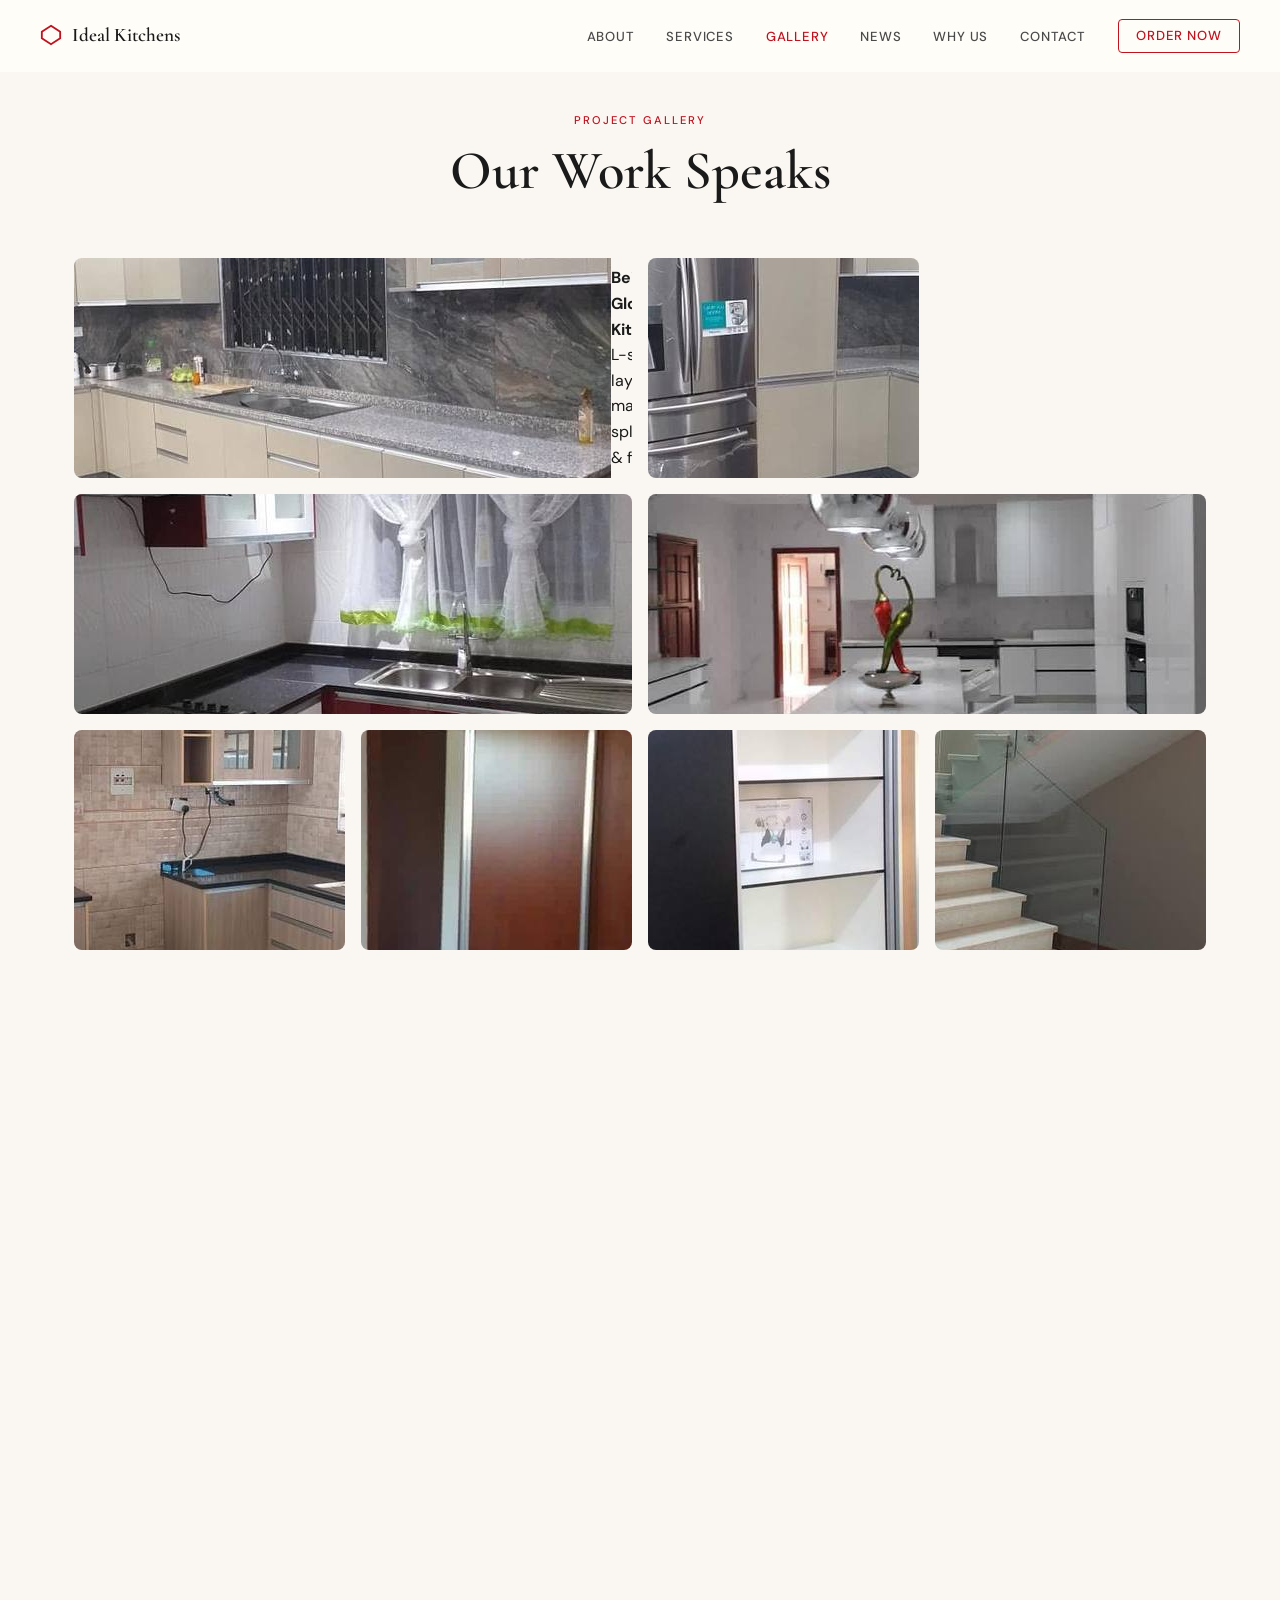
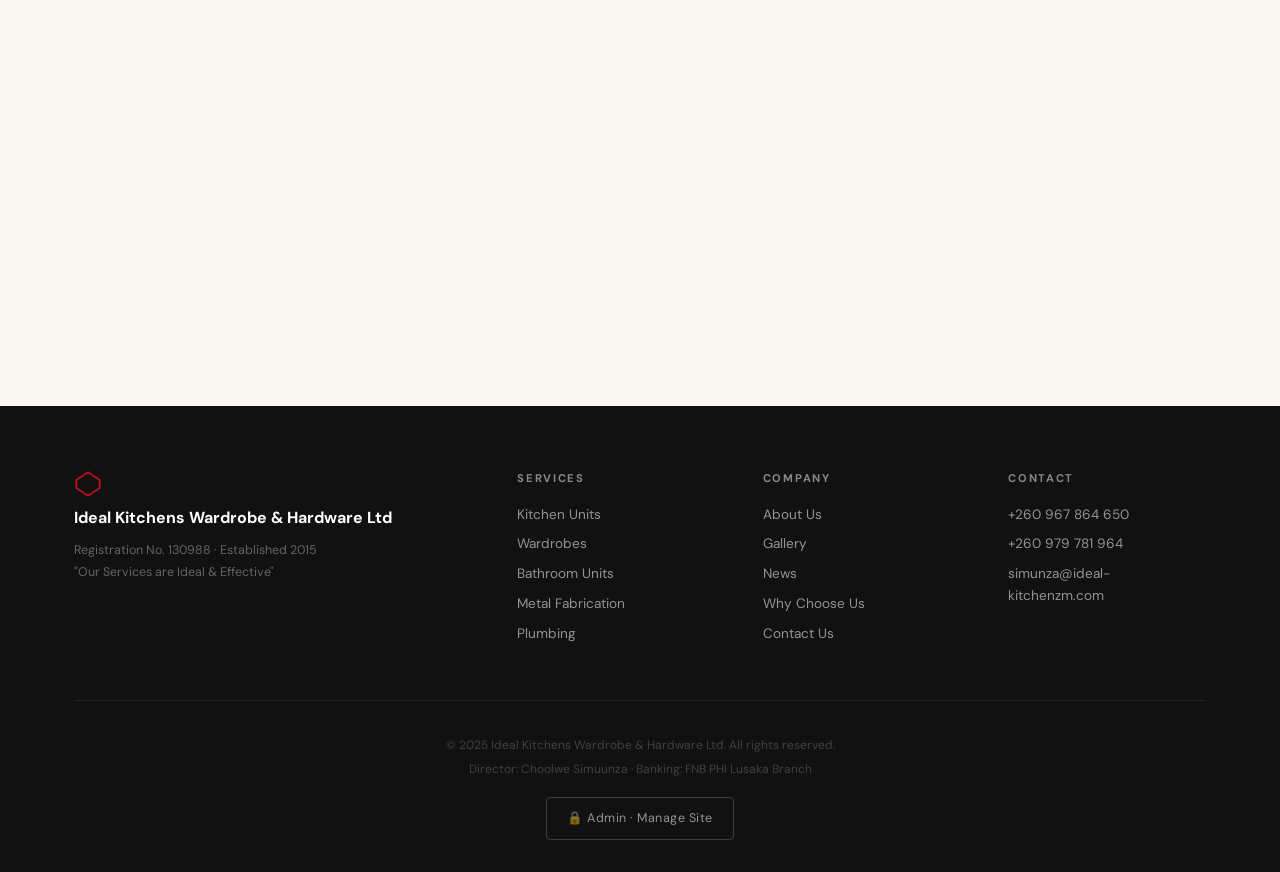
<file: gallery.html>
<!DOCTYPE html>
<html lang="en">
<head>
  <meta charset="UTF-8" />
  <meta name="viewport" content="width=device-width, initial-scale=1.0" />
  <title>Project Gallery — Ideal Kitchens Wardrobe & Hardware Ltd</title>
  <meta name="description" content="Browse completed kitchen, wardrobe, bathroom and fabrication projects by Ideal Kitchens." />
  <link rel="preconnect" href="https://fonts.googleapis.com" />
  <link href="https://fonts.googleapis.com/css2?family=Cormorant+Garamond:wght@300;400;600;700&family=DM+Sans:wght@300;400;500&display=swap" rel="stylesheet" />
  <link rel="stylesheet" href="style.css" />
</head>
<body>
  <!-- NAV -->
  <nav class="nav scrolled" id="nav">
    <a href="index.html" class="nav__logo">
      <svg width="22" height="22" viewBox="0 0 24 24" fill="none" stroke="currentColor" stroke-width="2" style="color:var(--red)"><polygon points="12 2 22 8.5 22 15.5 12 22 2 15.5 2 8.5"/></svg>
      <span>Ideal Kitchens</span>
    </a>
    <ul class="nav__links">
      <li><a href="about.html">About</a></li>
      <li><a href="services.html">Services</a></li>
      <li><a href="gallery.html" style="color:var(--red)">Gallery</a></li>
      <li><a href="news.html">News</a></li>
      <li><a href="whyus.html">Why Us</a></li>
      <li><a href="contact.html">Contact</a></li>
      <li><a href="contact.html#order" class="nav__cta">Order Now</a></li>
    </ul>
    <button class="nav__burger" id="burger" aria-label="Menu"><span></span><span></span><span></span></button>
  </nav>

  <!-- MOBILE MENU -->
  <div class="mobile-menu" id="mobileMenu">
    <ul>
      <li><a href="about.html" class="mm-link">About</a></li>
      <li><a href="services.html" class="mm-link">Services</a></li>
      <li><a href="gallery.html" class="mm-link">Gallery</a></li>
      <li><a href="news.html" class="mm-link">News</a></li>
      <li><a href="whyus.html" class="mm-link">Why Us</a></li>
      <li><a href="contact.html" class="mm-link">Contact</a></li>
      <li><a href="contact.html#order" class="mm-link">Order Now</a></li>
    </ul>
  </div>

  <section class="gallery" id="gallery">
    <div class="container">
      <div class="section-header reveal">
        <span class="label">Project Gallery</span>
        <h2 class="section-title">Our Work Speaks</h2>
      </div>
      
      <div class="gallery__grid" id="galleryGrid"></div>
    </div>
  </section>

  <div class="modal" id="orderModal">
    <div class="modal__box">
      <button class="modal__close" onclick="closeModal()">
        <svg width="20" height="20" viewBox="0 0 24 24" fill="none" stroke="currentColor" stroke-width="2" stroke-linecap="round"><line x1="18" y1="6" x2="6" y2="18"/><line x1="6" y1="6" x2="18" y2="18"/></svg>
      </button>
      <h3>Quick Quote: <span id="modalService"></span></h3>
      <p>Fill in your details and we'll reach out with a custom quote.</p>
      <form onsubmit="submitModal(event)">
        <div class="form__group">
          <label>Your Name *</label>
          <input type="text" id="mName" required placeholder="Full name" />
        </div>
        <div class="form__group">
          <label>Phone Number *</label>
          <input type="tel" id="mPhone" required placeholder="+260 9XX XXX XXX" />
        </div>
        <div class="form__group">
          <label>Brief Description</label>
          <textarea id="mDesc" rows="3" placeholder="Tell us a bit about what you need..."></textarea>
        </div>
        <button type="submit" class="btn btn--primary btn--full">Send Request</button>
      </form>
    </div>
  </div>
  <div class="modal__overlay" id="modalOverlay" onclick="closeModal()"></div>

  <!-- FOOTER -->
  <footer class="footer">
    <div class="container">
      <div class="footer__top">
        <div class="footer__brand">
          <svg class="footer__brand-icon" width="28" height="28" viewBox="0 0 24 24" fill="none" stroke="var(--red)" stroke-width="1.5"><polygon points="12 2 22 8.5 22 15.5 12 22 2 15.5 2 8.5"/></svg>
          <strong>Ideal Kitchens Wardrobe &amp; Hardware Ltd</strong>
          <p>Registration No. 130988 &middot; Established 2015</p>
          <p>"Our Services are Ideal &amp; Effective"</p>
        </div>
        <div class="footer__links">
          <h5>Services</h5>
          <a href="services.html">Kitchen Units</a>
          <a href="services.html">Wardrobes</a>
          <a href="services.html">Bathroom Units</a>
          <a href="services.html">Metal Fabrication</a>
          <a href="services.html">Plumbing</a>
        </div>
        <div class="footer__links">
          <h5>Company</h5>
          <a href="about.html">About Us</a>
          <a href="gallery.html">Gallery</a>
          <a href="news.html">News</a>
          <a href="whyus.html">Why Choose Us</a>
          <a href="contact.html">Contact Us</a>
        </div>
        <div class="footer__links">
          <h5>Contact</h5>
          <a href="tel:+260967864650">+260 967 864 650</a>
          <a href="tel:+260979781964">+260 979 781 964</a>
          <a href="mailto:simunza@ideal-kitchenzm.com">simunza@ideal-kitchenzm.com</a>
        </div>
      </div>
      <div class="footer__bottom">
        <p>&copy; 2025 Ideal Kitchens Wardrobe &amp; Hardware Ltd. All rights reserved.</p>
        <p>Director: Choolwe Simuunza &middot; Banking: FNB PHI Lusaka Branch</p>
        <a href="admin.html" class="footer__admin">&#128274; Admin &middot; Manage Site</a>
      </div>
    </div>
  </footer>
  <script src="site.js"></script>
</body>
</html>
</file>
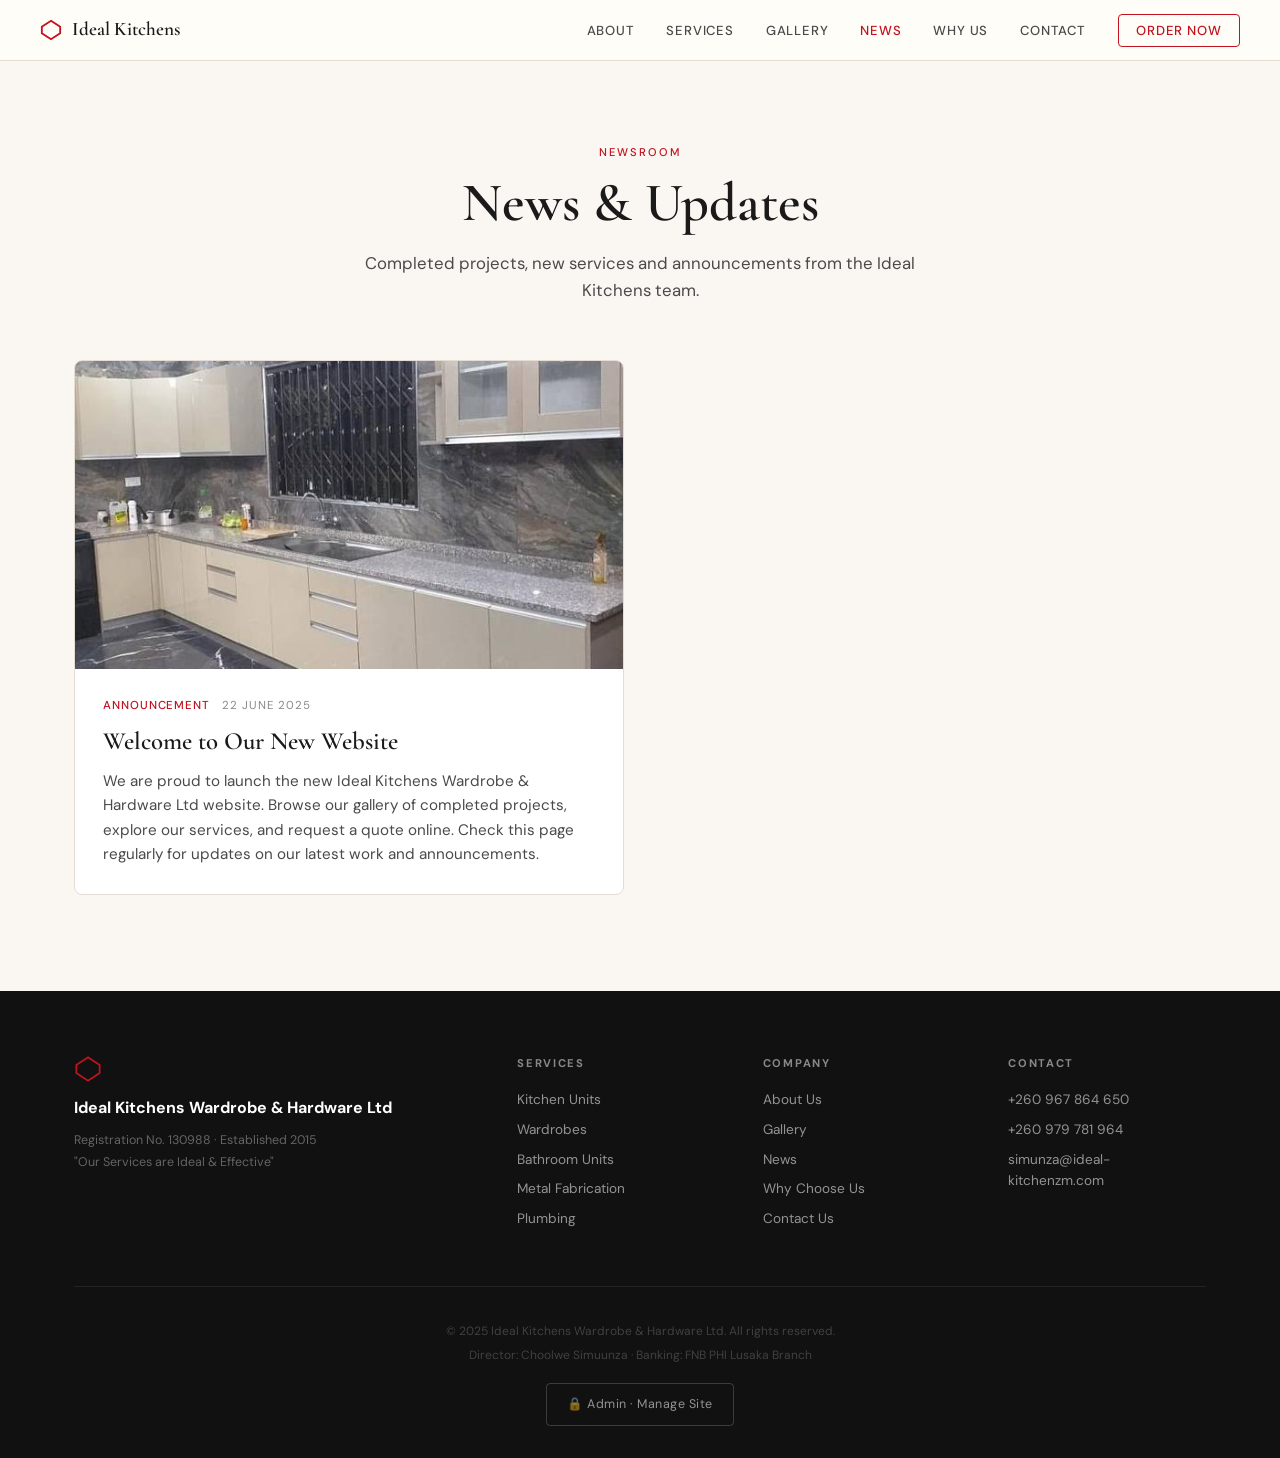
<file: news.html>
<!DOCTYPE html>
<html lang="en">
<head>
  <meta charset="UTF-8" />
  <meta name="viewport" content="width=device-width, initial-scale=1.0" />
  <title>News &amp; Updates — Ideal Kitchens Wardrobe &amp; Hardware Ltd</title>
  <meta name="description" content="Latest news, completed projects and updates from Ideal Kitchens Wardrobe & Hardware Ltd." />
  <link rel="preconnect" href="https://fonts.googleapis.com" />
  <link href="https://fonts.googleapis.com/css2?family=Cormorant+Garamond:wght@300;400;600;700&family=DM+Sans:wght@300;400;500&display=swap" rel="stylesheet" />
  <style>
:root {
  --red: #c1121f; --red-dark: #8b0000; --cream: #faf7f2; --warm-white: #fffdf9;
  --charcoal: #1a1a1a; --mid: #4a4a4a; --light: #8a8a8a; --border: #e5ddd4;
  --font-display: 'Cormorant Garamond', Georgia, serif; --font-body: 'DM Sans', system-ui, sans-serif;
  --radius: 4px; --transition: 0.35s cubic-bezier(0.4, 0, 0.2, 1);
}
*, *::before, *::after { box-sizing: border-box; margin: 0; padding: 0; }
html { scroll-behavior: smooth; font-size: 16px; }
body { font-family: var(--font-body); background: var(--warm-white); color: var(--charcoal); line-height: 1.6; overflow-x: hidden; }
.container { max-width: 1180px; margin: 0 auto; padding: 0 1.5rem; }
.label { font-size: 0.7rem; font-weight: 500; letter-spacing: 0.18em; text-transform: uppercase; color: var(--red); display: block; margin-bottom: 0.75rem; }
.section-title { font-family: var(--font-display); font-size: clamp(2.2rem, 5vw, 3.4rem); font-weight: 600; line-height: 1.1; margin-bottom: 1rem; }
.section-sub { color: var(--mid); font-size: 1.05rem; max-width: 560px; margin: 0 auto; }
.section-header { text-align: center; margin-bottom: 3.5rem; }

/* NAV */
.nav { position: fixed; top: 0; left: 0; right: 0; z-index: 1000; display: flex; align-items: center; justify-content: space-between; padding: 0.9rem 2.5rem; background: rgba(255,253,249,0.92); backdrop-filter: blur(12px); border-bottom: 1px solid var(--border); transition: border-color 0.3s, padding 0.3s; }
.nav__logo { display: flex; align-items: center; gap: 0.6rem; font-family: var(--font-display); font-size: 1.2rem; font-weight: 600; color: var(--charcoal); text-decoration: none; cursor: pointer; }
.nav__links { display: flex; gap: 2rem; list-style: none; }
.nav__links a { font-size: 0.82rem; font-weight: 500; letter-spacing: 0.06em; text-transform: uppercase; text-decoration: none; color: var(--mid); transition: color 0.2s; }
.nav__links a:hover { color: var(--charcoal); }
.nav__cta { color: var(--red) !important; border: 1.5px solid var(--red); padding: 0.45rem 1.1rem; border-radius: var(--radius); }
.nav__cta:hover { background: var(--red) !important; color: #fff !important; }
.nav__burger { display: none; flex-direction: column; gap: 5px; background: none; border: none; cursor: pointer; padding: 4px; }
.nav__burger span { display: block; width: 24px; height: 2px; background: var(--charcoal); transition: var(--transition); }
.mobile-menu { display: none; position: fixed; inset: 0; background: var(--warm-white); z-index: 999; flex-direction: column; justify-content: center; align-items: center; }
.mobile-menu.open { display: flex; }
.mobile-menu ul { list-style: none; text-align: center; }
.mobile-menu li { margin: 1.4rem 0; }
.mobile-menu a { font-family: var(--font-display); font-size: 2.4rem; font-weight: 600; color: var(--charcoal); text-decoration: none; }
.mobile-menu a:hover { color: var(--red); }

/* NEWS */
.news { padding: 9rem 0 6rem; background: var(--cream); min-height: 100vh; }
.news__grid { display: grid; grid-template-columns: repeat(2, 1fr); gap: 2rem; }
.news-card { background: #fff; border: 1px solid var(--border); border-radius: 8px; overflow: hidden; display: flex; flex-direction: column; transition: transform 0.3s ease, box-shadow 0.3s ease; }
.news-card:hover { transform: translateY(-4px); box-shadow: 0 18px 40px rgba(0,0,0,0.08); }
.news-card__img { width: 100%; aspect-ratio: 16 / 9; object-fit: cover; background: #ece5db; display: block; }
.news-card__body { padding: 1.75rem; display: flex; flex-direction: column; flex: 1; }
.news-card__meta { display: flex; align-items: center; gap: 0.75rem; margin-bottom: 0.75rem; font-size: 0.72rem; letter-spacing: 0.08em; text-transform: uppercase; color: var(--light); }
.news-card__cat { color: var(--red); font-weight: 500; }
.news-card__title { font-family: var(--font-display); font-size: 1.55rem; font-weight: 600; line-height: 1.2; margin-bottom: 0.75rem; }
.news-card__text { color: var(--mid); font-size: 0.95rem; white-space: pre-wrap; }
.news__empty { text-align: center; color: var(--light); font-size: 1.05rem; padding: 4rem 1rem; grid-column: 1 / -1; }

/* FOOTER */
.footer { background: #111; padding: 4rem 0 2rem; }
.footer__top { display: grid; grid-template-columns: 2fr 1fr 1fr 1fr; gap: 3rem; padding-bottom: 3rem; border-bottom: 1px solid rgba(255,255,255,0.08); margin-bottom: 2rem; }
.footer__brand-icon { color: var(--red); display: block; margin-bottom: 0.75rem; }
.footer__brand strong { color: #fff; font-size: 1rem; display: block; margin-bottom: 0.5rem; }
.footer__brand p { color: rgba(255,255,255,0.35); font-size: 0.78rem; line-height: 1.8; }
.footer__links h5 { color: rgba(255,255,255,0.5); font-size: 0.7rem; letter-spacing: 0.15em; text-transform: uppercase; margin-bottom: 1rem; }
.footer__links a { display: block; color: rgba(255,255,255,0.55); font-size: 0.85rem; text-decoration: none; margin-bottom: 0.5rem; transition: color 0.2s; }
.footer__links a:hover { color: var(--red); }
.footer__bottom { text-align: center; color: rgba(255,255,255,0.2); font-size: 0.75rem; line-height: 2; }
.footer__admin { display: inline-block; margin-top: 1rem; padding: 0.5rem 1.25rem; border: 1px solid rgba(255,255,255,0.18); border-radius: var(--radius); color: rgba(255,255,255,0.55); font-size: 0.78rem; letter-spacing: 0.04em; text-decoration: none; transition: all 0.2s; }
.footer__admin:hover { border-color: var(--red); color: var(--red); }

@media (max-width: 860px) {
  .nav__links { display: none; }
  .nav__burger { display: flex; }
  .news__grid { grid-template-columns: 1fr; }
  .footer__top { grid-template-columns: 1fr 1fr; gap: 2rem 1.5rem; }
}
@media (max-width: 560px) {
  .nav { padding: 0.9rem 1.25rem; }
  .footer__top { grid-template-columns: 1fr; }
  .footer__brand { grid-column: 1 / -1; }
}
  </style>
</head>
<body>
  <!-- NAV -->
  <nav class="nav" id="nav">
    <a href="index.html" class="nav__logo">
      <svg width="22" height="22" viewBox="0 0 24 24" fill="none" stroke="currentColor" stroke-width="2" style="color:var(--red)"><polygon points="12 2 22 8.5 22 15.5 12 22 2 15.5 2 8.5"/></svg>
      <span>Ideal Kitchens</span>
    </a>
    <ul class="nav__links">
      <li><a href="about.html">About</a></li>
      <li><a href="services.html">Services</a></li>
      <li><a href="gallery.html">Gallery</a></li>
      <li><a href="news.html" style="color:var(--red)">News</a></li>
      <li><a href="whyus.html">Why Us</a></li>
      <li><a href="contact.html">Contact</a></li>
      <li><a href="contact.html#order" class="nav__cta">Order Now</a></li>
    </ul>
    <button class="nav__burger" id="burger" aria-label="Menu"><span></span><span></span><span></span></button>
  </nav>

  <!-- MOBILE MENU -->
  <div class="mobile-menu" id="mobileMenu">
    <ul>
      <li><a href="about.html" class="mm-link">About</a></li>
      <li><a href="services.html" class="mm-link">Services</a></li>
      <li><a href="gallery.html" class="mm-link">Gallery</a></li>
      <li><a href="news.html" class="mm-link">News</a></li>
      <li><a href="whyus.html" class="mm-link">Why Us</a></li>
      <li><a href="contact.html" class="mm-link">Contact</a></li>
      <li><a href="contact.html#order" class="mm-link">Order Now</a></li>
    </ul>
  </div>

  <!-- NEWS -->
  <section class="news">
    <div class="container">
      <div class="section-header">
        <span class="label">Newsroom</span>
        <h2 class="section-title">News &amp; Updates</h2>
        <p class="section-sub">Completed projects, new services and announcements from the Ideal Kitchens team.</p>
      </div>
      <div class="news__grid" id="newsGrid">
        <p class="news__empty">Loading updates&hellip;</p>
      </div>
    </div>
  </section>

  <!-- FOOTER -->
  <footer class="footer">
    <div class="container">
      <div class="footer__top">
        <div class="footer__brand">
          <svg class="footer__brand-icon" width="28" height="28" viewBox="0 0 24 24" fill="none" stroke="var(--red)" stroke-width="1.5"><polygon points="12 2 22 8.5 22 15.5 12 22 2 15.5 2 8.5"/></svg>
          <strong>Ideal Kitchens Wardrobe &amp; Hardware Ltd</strong>
          <p>Registration No. 130988 &middot; Established 2015</p>
          <p>"Our Services are Ideal &amp; Effective"</p>
        </div>
        <div class="footer__links">
          <h5>Services</h5>
          <a href="services.html">Kitchen Units</a>
          <a href="services.html">Wardrobes</a>
          <a href="services.html">Bathroom Units</a>
          <a href="services.html">Metal Fabrication</a>
          <a href="services.html">Plumbing</a>
        </div>
        <div class="footer__links">
          <h5>Company</h5>
          <a href="about.html">About Us</a>
          <a href="gallery.html">Gallery</a>
          <a href="news.html">News</a>
          <a href="whyus.html">Why Choose Us</a>
          <a href="contact.html">Contact Us</a>
        </div>
        <div class="footer__links">
          <h5>Contact</h5>
          <a href="tel:+260967864650">+260 967 864 650</a>
          <a href="tel:+260979781964">+260 979 781 964</a>
          <a href="mailto:simunza@ideal-kitchenzm.com">simunza@ideal-kitchenzm.com</a>
        </div>
      </div>
      <div class="footer__bottom">
        <p>&copy; 2025 Ideal Kitchens Wardrobe &amp; Hardware Ltd. All rights reserved.</p>
        <p>Director: Choolwe Simuunza &middot; Banking: FNB PHI Lusaka Branch</p>
        <a href="admin.html" class="footer__admin">&#128274; Admin &middot; Manage Site</a>
      </div>
    </div>
  </footer>

  <script>
    // NAV scroll + burger
    const burger = document.getElementById('burger');
    const mobileMenu = document.getElementById('mobileMenu');
    let menuOpen = false;
    burger.addEventListener('click', () => {
      menuOpen = !menuOpen;
      mobileMenu.classList.toggle('open', menuOpen);
      document.body.style.overflow = menuOpen ? 'hidden' : '';
    });
    document.querySelectorAll('.mm-link').forEach(l => l.addEventListener('click', () => {
      menuOpen = false; mobileMenu.classList.remove('open'); document.body.style.overflow = '';
    }));

    // Render news
    function fmtDate(d) {
      if (!d) return '';
      const dt = new Date(d);
      if (isNaN(dt)) return d;
      return dt.toLocaleDateString('en-GB', { day: 'numeric', month: 'long', year: 'numeric' });
    }
    async function renderNews() {
      const grid = document.getElementById('newsGrid');
      let data = null;
      try {
        const r = await fetch('data/news.json?v=' + Date.now(), { cache: 'no-store' });
        if (r.ok) data = await r.json();
      } catch (e) { console.warn('news load failed', e); }
      grid.innerHTML = '';
      if (!Array.isArray(data) || data.length === 0) {
        const p = document.createElement('p');
        p.className = 'news__empty';
        p.textContent = 'No news posted yet. Check back soon for updates on our latest projects.';
        grid.appendChild(p);
        return;
      }
      // newest first: sort by date desc when present, else keep given order
      data.sort((a, b) => new Date(b.date || 0) - new Date(a.date || 0));
      data.forEach(post => {
        const card = document.createElement('article');
        card.className = 'news-card';
        if (post.image) {
          const img = document.createElement('img');
          img.className = 'news-card__img';
          img.src = post.image; img.alt = post.title || ''; img.loading = 'lazy';
          card.appendChild(img);
        }
        const body = document.createElement('div');
        body.className = 'news-card__body';
        const meta = document.createElement('div');
        meta.className = 'news-card__meta';
        if (post.category) {
          const cat = document.createElement('span');
          cat.className = 'news-card__cat';
          cat.textContent = post.category;
          meta.appendChild(cat);
        }
        if (post.date) {
          const dt = document.createElement('span');
          dt.textContent = fmtDate(post.date);
          meta.appendChild(dt);
        }
        if (meta.children.length) body.appendChild(meta);
        const h = document.createElement('h3');
        h.className = 'news-card__title';
        h.textContent = post.title || 'Untitled';
        body.appendChild(h);
        const txt = document.createElement('p');
        txt.className = 'news-card__text';
        txt.textContent = post.body || '';
        body.appendChild(txt);
        card.appendChild(body);
        grid.appendChild(card);
      });
    }
    renderNews();
  </script>
</body>
</html>
</file>
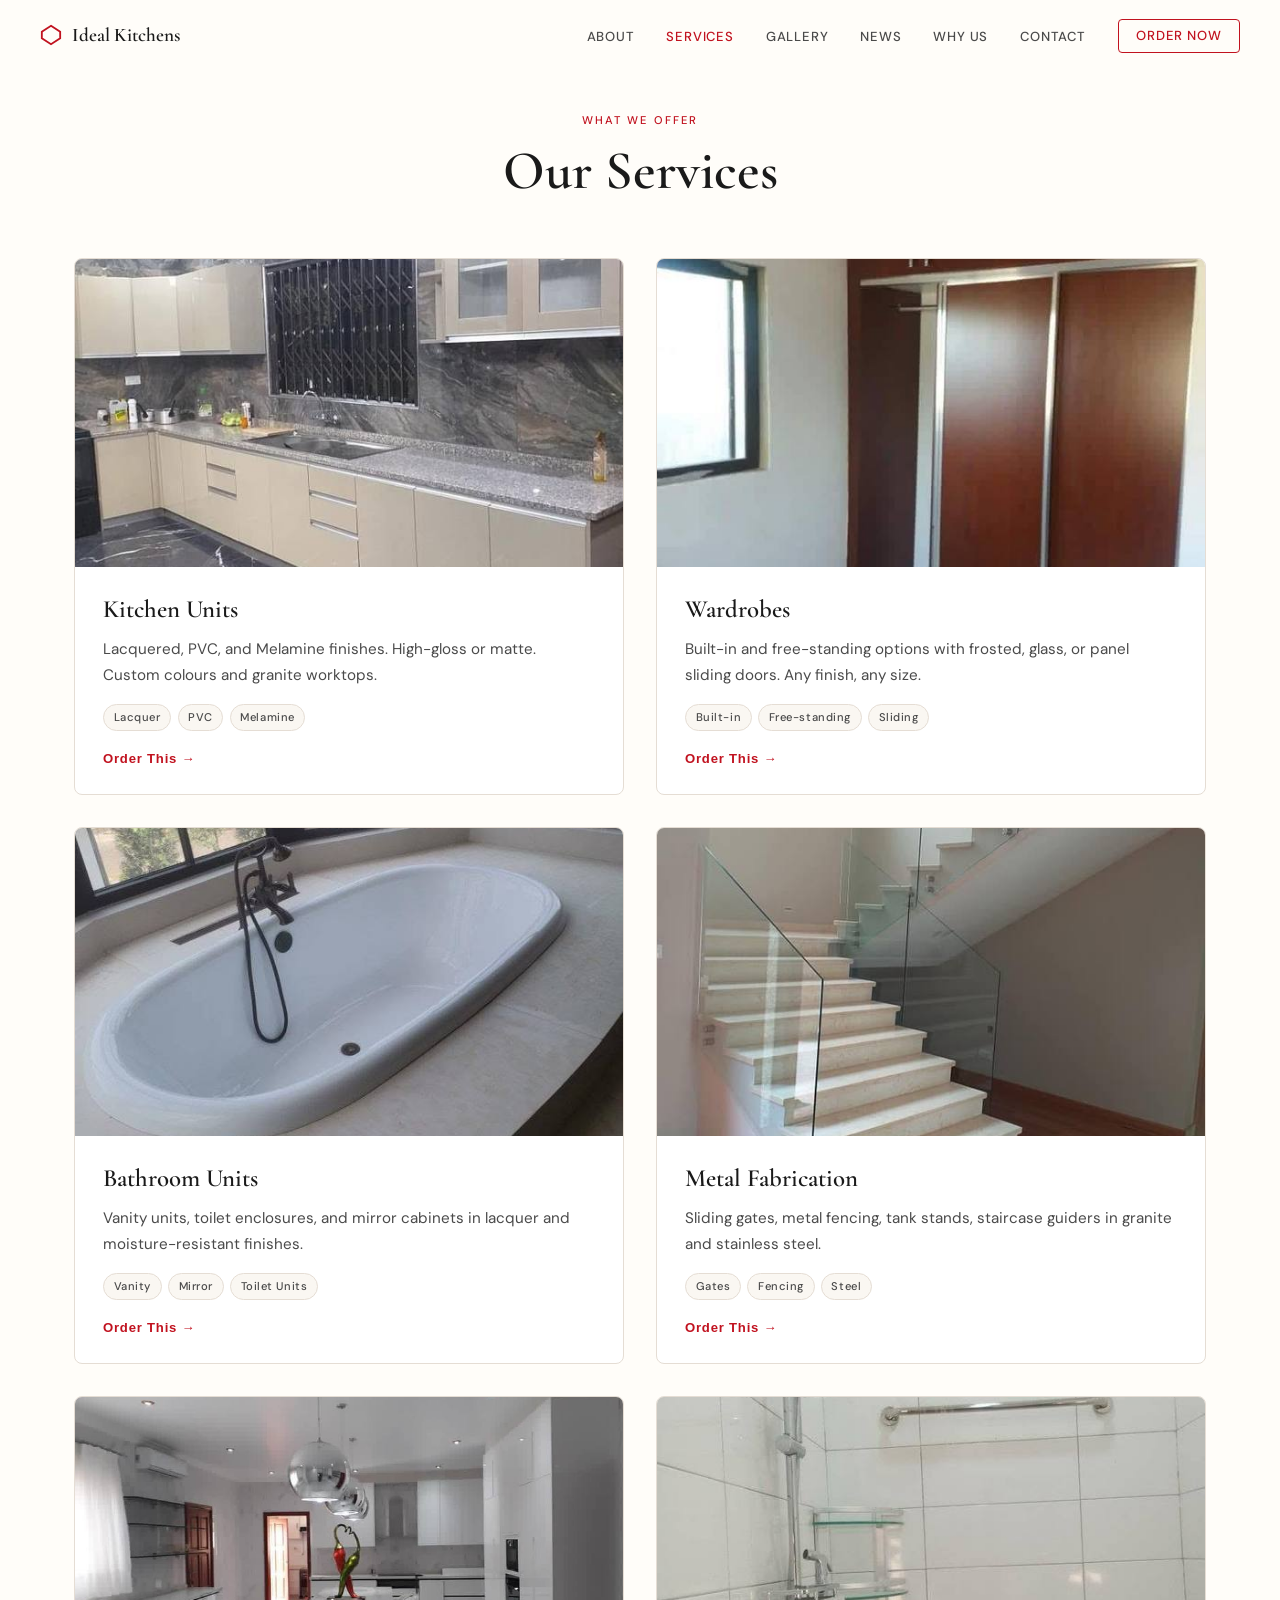
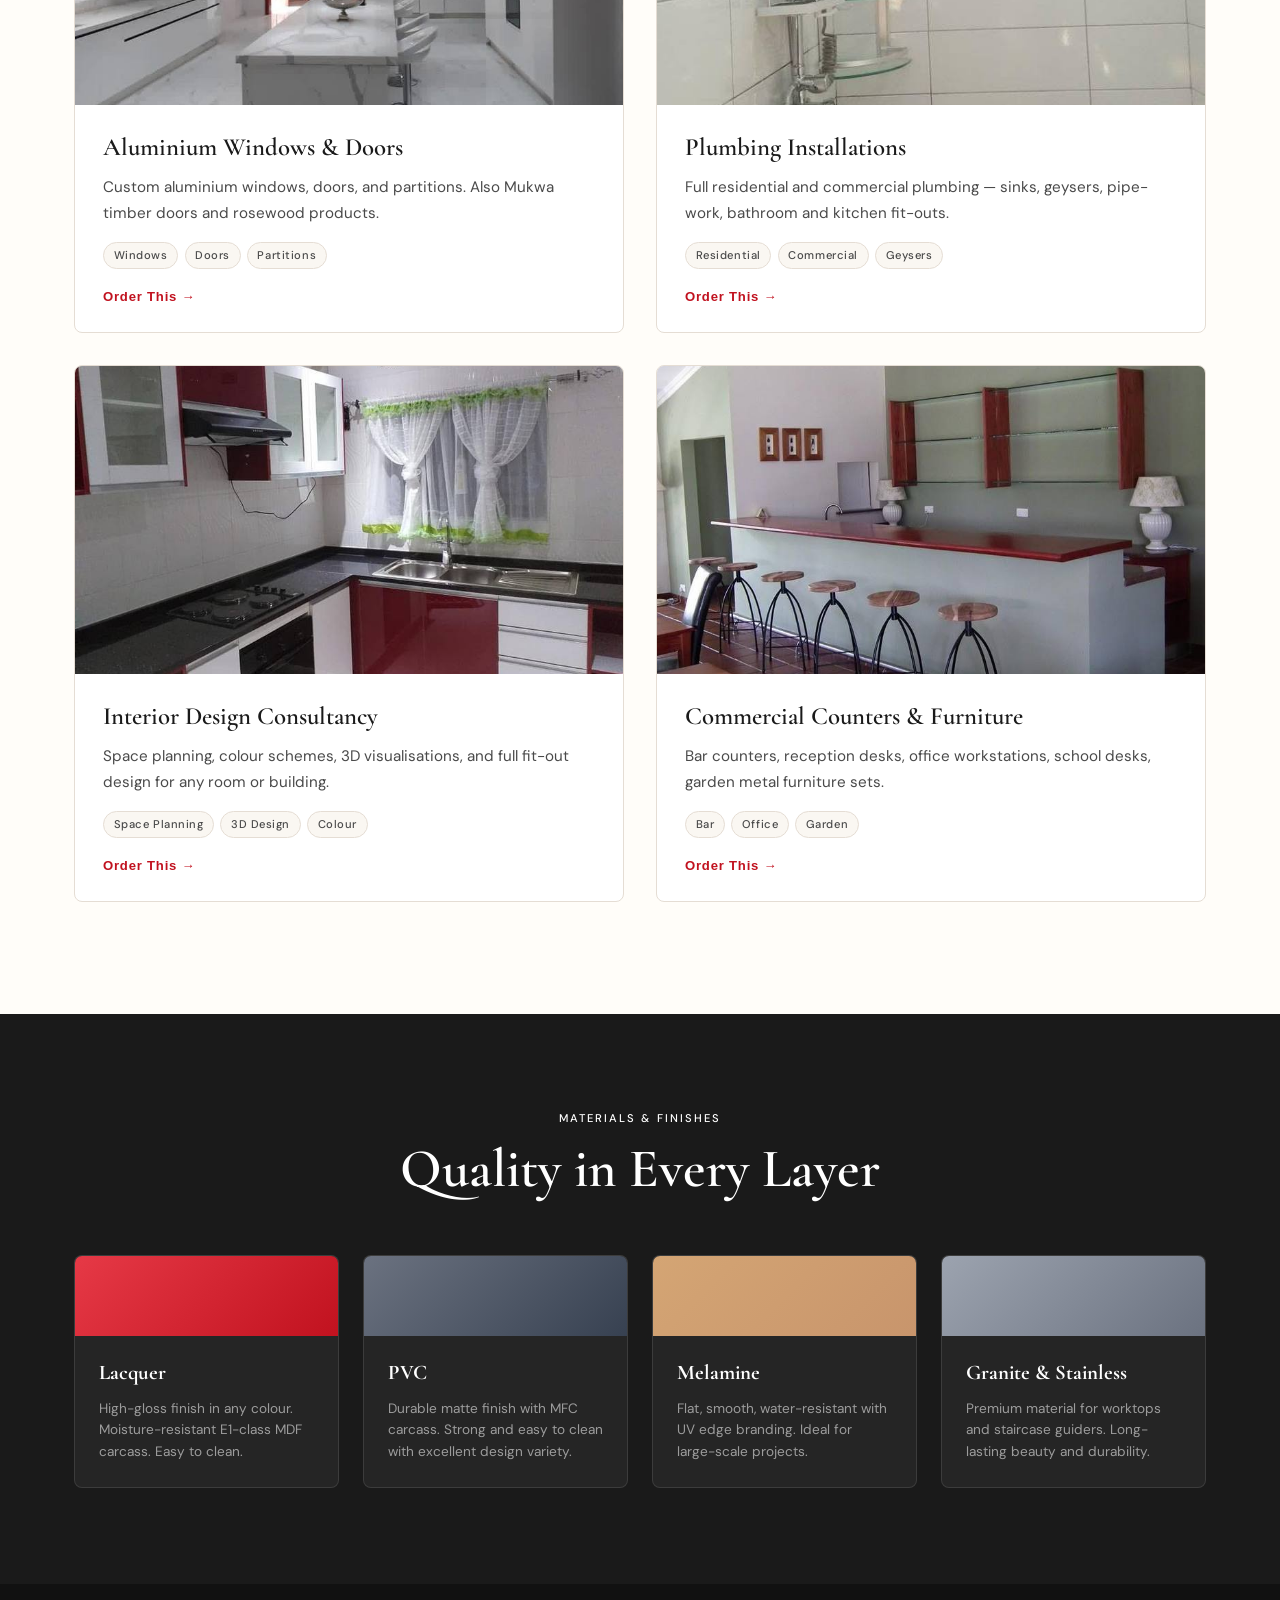
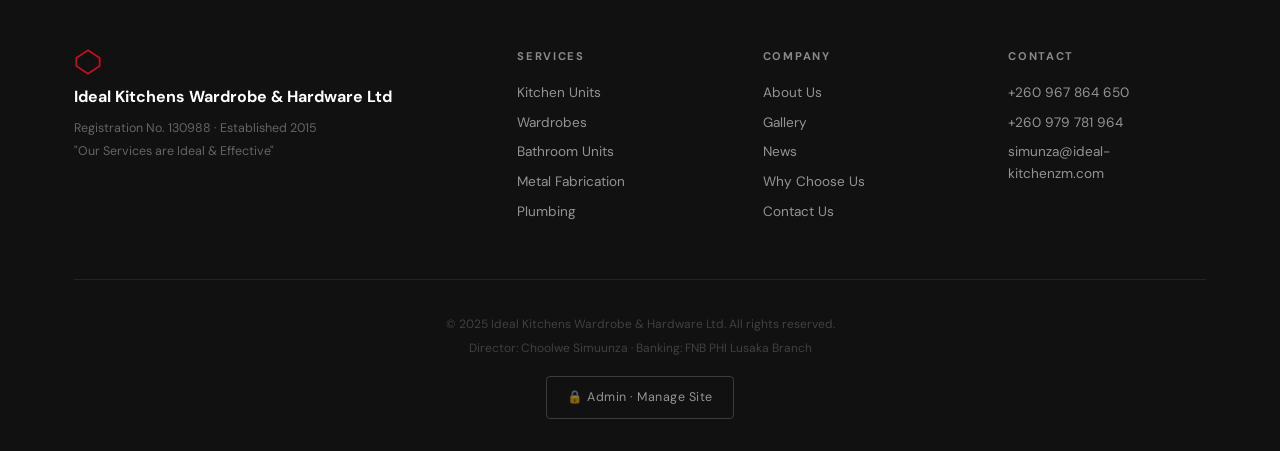
<file: services.html>
<!DOCTYPE html>
<html lang="en">
<head>
  <meta charset="UTF-8" />
  <meta name="viewport" content="width=device-width, initial-scale=1.0" />
  <title>Our Services — Ideal Kitchens Wardrobe & Hardware Ltd</title>
  <meta name="description" content="Kitchens, wardrobes, bathrooms, metal fabrication, plumbing and interior design services." />
  <link rel="preconnect" href="https://fonts.googleapis.com" />
  <link href="https://fonts.googleapis.com/css2?family=Cormorant+Garamond:wght@300;400;600;700&family=DM+Sans:wght@300;400;500&display=swap" rel="stylesheet" />
  <link rel="stylesheet" href="style.css" />
</head>
<body>
  <!-- NAV -->
  <nav class="nav scrolled" id="nav">
    <a href="index.html" class="nav__logo">
      <svg width="22" height="22" viewBox="0 0 24 24" fill="none" stroke="currentColor" stroke-width="2" style="color:var(--red)"><polygon points="12 2 22 8.5 22 15.5 12 22 2 15.5 2 8.5"/></svg>
      <span>Ideal Kitchens</span>
    </a>
    <ul class="nav__links">
      <li><a href="about.html">About</a></li>
      <li><a href="services.html" style="color:var(--red)">Services</a></li>
      <li><a href="gallery.html">Gallery</a></li>
      <li><a href="news.html">News</a></li>
      <li><a href="whyus.html">Why Us</a></li>
      <li><a href="contact.html">Contact</a></li>
      <li><a href="contact.html#order" class="nav__cta">Order Now</a></li>
    </ul>
    <button class="nav__burger" id="burger" aria-label="Menu"><span></span><span></span><span></span></button>
  </nav>

  <!-- MOBILE MENU -->
  <div class="mobile-menu" id="mobileMenu">
    <ul>
      <li><a href="about.html" class="mm-link">About</a></li>
      <li><a href="services.html" class="mm-link">Services</a></li>
      <li><a href="gallery.html" class="mm-link">Gallery</a></li>
      <li><a href="news.html" class="mm-link">News</a></li>
      <li><a href="whyus.html" class="mm-link">Why Us</a></li>
      <li><a href="contact.html" class="mm-link">Contact</a></li>
      <li><a href="contact.html#order" class="mm-link">Order Now</a></li>
    </ul>
  </div>

  <section class="services" id="services">
    <div class="container">
      <div class="section-header reveal">
        <span class="label">What We Offer</span>
        <h2 class="section-title">Our Services</h2>
      </div>
      <div class="services__grid" id="servicesGrid"></div>
    </div>
  </section>

  <section class="materials">
    <div class="container">
      <div class="section-header reveal">
        <span class="label">Materials &amp; Finishes</span>
        <h2 class="section-title">Quality in Every Layer</h2>
      </div>
      <div class="materials__grid">
        <div class="mat-card reveal">
          <div class="mat-card__swatch" style="background: linear-gradient(135deg,#e63946,#c1121f);"></div>
          <h4>Lacquer</h4>
          <p>High-gloss finish in any colour. Moisture-resistant E1-class MDF carcass. Easy to clean.</p>
        </div>
        <div class="mat-card reveal">
          <div class="mat-card__swatch" style="background: linear-gradient(135deg,#6b7280,#374151);"></div>
          <h4>PVC</h4>
          <p>Durable matte finish with MFC carcass. Strong and easy to clean with excellent design variety.</p>
        </div>
        <div class="mat-card reveal">
          <div class="mat-card__swatch" style="background: linear-gradient(135deg,#d4a574,#c8956c);"></div>
          <h4>Melamine</h4>
          <p>Flat, smooth, water-resistant with UV edge branding. Ideal for large-scale projects.</p>
        </div>
        <div class="mat-card reveal">
          <div class="mat-card__swatch" style="background: linear-gradient(135deg,#9ca3af,#6b7280);"></div>
          <h4>Granite &amp; Stainless</h4>
          <p>Premium material for worktops and staircase guiders. Long-lasting beauty and durability.</p>
        </div>
      </div>
    </div>
  </section>

  <div class="modal" id="orderModal">
    <div class="modal__box">
      <button class="modal__close" onclick="closeModal()">
        <svg width="20" height="20" viewBox="0 0 24 24" fill="none" stroke="currentColor" stroke-width="2" stroke-linecap="round"><line x1="18" y1="6" x2="6" y2="18"/><line x1="6" y1="6" x2="18" y2="18"/></svg>
      </button>
      <h3>Quick Quote: <span id="modalService"></span></h3>
      <p>Fill in your details and we'll reach out with a custom quote.</p>
      <form onsubmit="submitModal(event)">
        <div class="form__group">
          <label>Your Name *</label>
          <input type="text" id="mName" required placeholder="Full name" />
        </div>
        <div class="form__group">
          <label>Phone Number *</label>
          <input type="tel" id="mPhone" required placeholder="+260 9XX XXX XXX" />
        </div>
        <div class="form__group">
          <label>Brief Description</label>
          <textarea id="mDesc" rows="3" placeholder="Tell us a bit about what you need..."></textarea>
        </div>
        <button type="submit" class="btn btn--primary btn--full">Send Request</button>
      </form>
    </div>
  </div>
  <div class="modal__overlay" id="modalOverlay" onclick="closeModal()"></div>

  <!-- FOOTER -->
  <footer class="footer">
    <div class="container">
      <div class="footer__top">
        <div class="footer__brand">
          <svg class="footer__brand-icon" width="28" height="28" viewBox="0 0 24 24" fill="none" stroke="var(--red)" stroke-width="1.5"><polygon points="12 2 22 8.5 22 15.5 12 22 2 15.5 2 8.5"/></svg>
          <strong>Ideal Kitchens Wardrobe &amp; Hardware Ltd</strong>
          <p>Registration No. 130988 &middot; Established 2015</p>
          <p>"Our Services are Ideal &amp; Effective"</p>
        </div>
        <div class="footer__links">
          <h5>Services</h5>
          <a href="services.html">Kitchen Units</a>
          <a href="services.html">Wardrobes</a>
          <a href="services.html">Bathroom Units</a>
          <a href="services.html">Metal Fabrication</a>
          <a href="services.html">Plumbing</a>
        </div>
        <div class="footer__links">
          <h5>Company</h5>
          <a href="about.html">About Us</a>
          <a href="gallery.html">Gallery</a>
          <a href="news.html">News</a>
          <a href="whyus.html">Why Choose Us</a>
          <a href="contact.html">Contact Us</a>
        </div>
        <div class="footer__links">
          <h5>Contact</h5>
          <a href="tel:+260967864650">+260 967 864 650</a>
          <a href="tel:+260979781964">+260 979 781 964</a>
          <a href="mailto:simunza@ideal-kitchenzm.com">simunza@ideal-kitchenzm.com</a>
        </div>
      </div>
      <div class="footer__bottom">
        <p>&copy; 2025 Ideal Kitchens Wardrobe &amp; Hardware Ltd. All rights reserved.</p>
        <p>Director: Choolwe Simuunza &middot; Banking: FNB PHI Lusaka Branch</p>
        <a href="admin.html" class="footer__admin">&#128274; Admin &middot; Manage Site</a>
      </div>
    </div>
  </footer>
  <script src="site.js"></script>
</body>
</html>
</file>
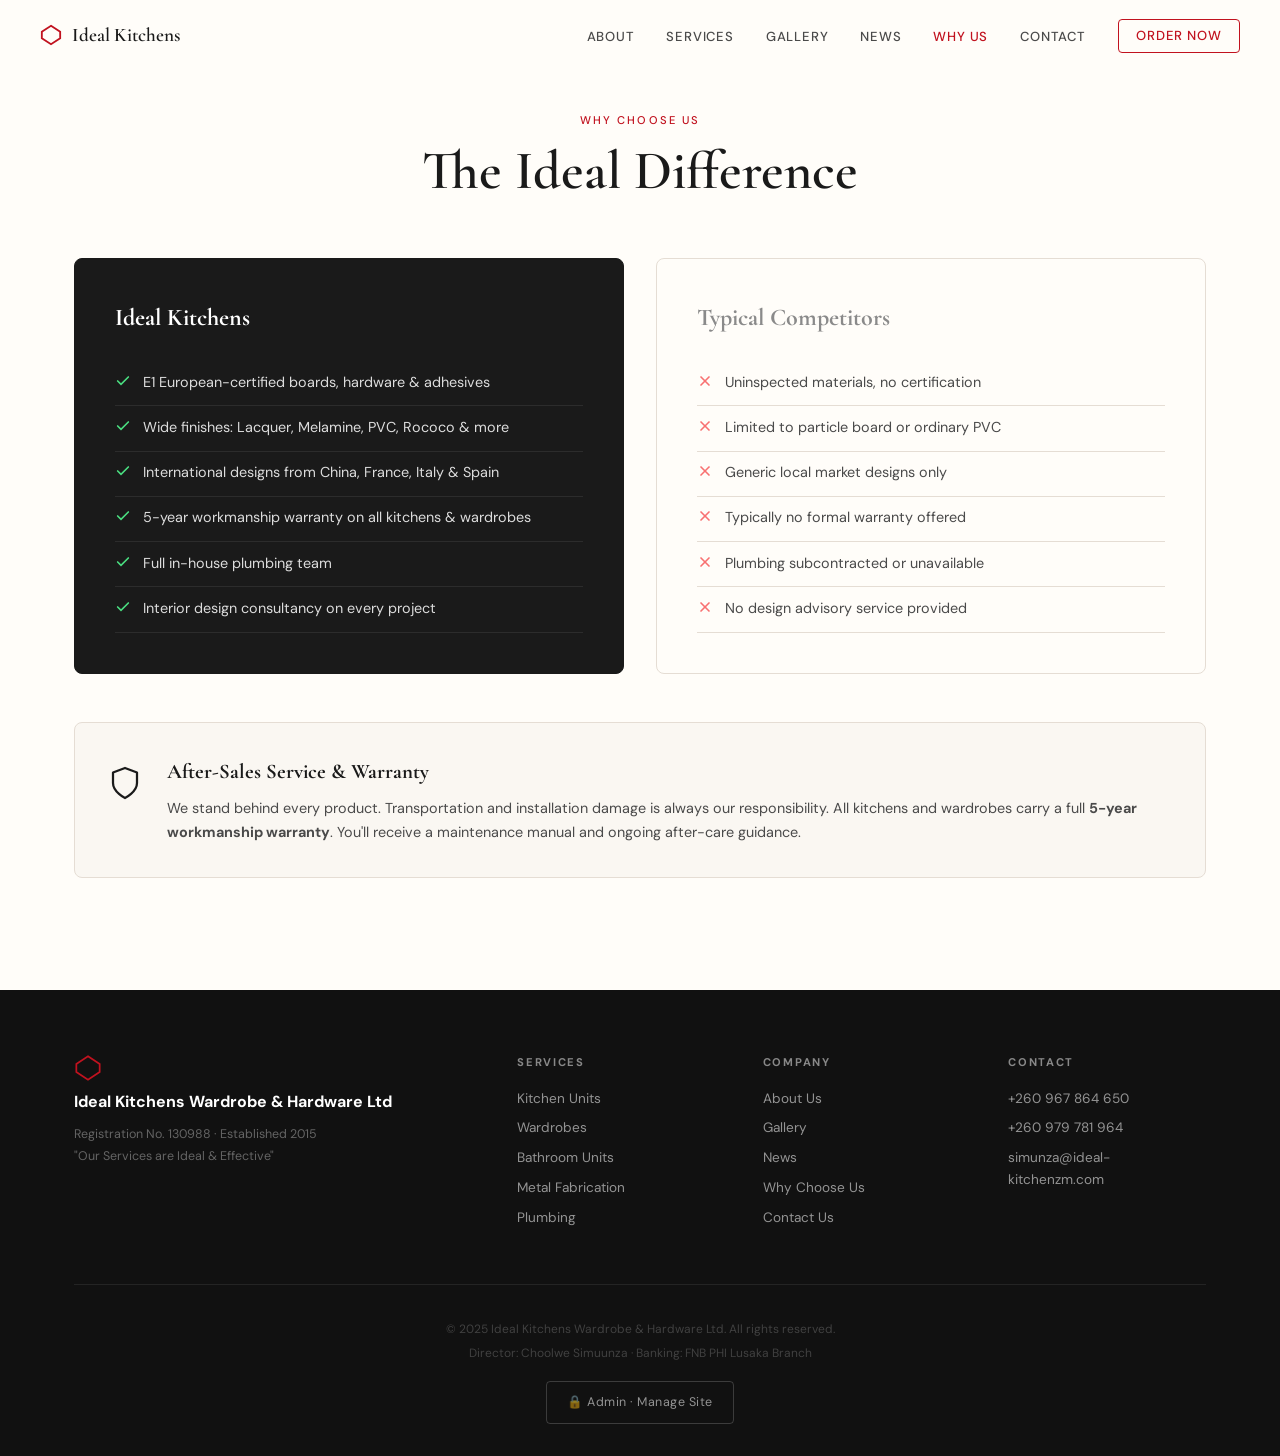
<file: whyus.html>
<!DOCTYPE html>
<html lang="en">
<head>
  <meta charset="UTF-8" />
  <meta name="viewport" content="width=device-width, initial-scale=1.0" />
  <title>Why Choose Us — Ideal Kitchens Wardrobe & Hardware Ltd</title>
  <meta name="description" content="Why clients across Zambia choose Ideal Kitchens Wardrobe & Hardware Ltd." />
  <link rel="preconnect" href="https://fonts.googleapis.com" />
  <link href="https://fonts.googleapis.com/css2?family=Cormorant+Garamond:wght@300;400;600;700&family=DM+Sans:wght@300;400;500&display=swap" rel="stylesheet" />
  <link rel="stylesheet" href="style.css" />
</head>
<body>
  <!-- NAV -->
  <nav class="nav scrolled" id="nav">
    <a href="index.html" class="nav__logo">
      <svg width="22" height="22" viewBox="0 0 24 24" fill="none" stroke="currentColor" stroke-width="2" style="color:var(--red)"><polygon points="12 2 22 8.5 22 15.5 12 22 2 15.5 2 8.5"/></svg>
      <span>Ideal Kitchens</span>
    </a>
    <ul class="nav__links">
      <li><a href="about.html">About</a></li>
      <li><a href="services.html">Services</a></li>
      <li><a href="gallery.html">Gallery</a></li>
      <li><a href="news.html">News</a></li>
      <li><a href="whyus.html" style="color:var(--red)">Why Us</a></li>
      <li><a href="contact.html">Contact</a></li>
      <li><a href="contact.html#order" class="nav__cta">Order Now</a></li>
    </ul>
    <button class="nav__burger" id="burger" aria-label="Menu"><span></span><span></span><span></span></button>
  </nav>

  <!-- MOBILE MENU -->
  <div class="mobile-menu" id="mobileMenu">
    <ul>
      <li><a href="about.html" class="mm-link">About</a></li>
      <li><a href="services.html" class="mm-link">Services</a></li>
      <li><a href="gallery.html" class="mm-link">Gallery</a></li>
      <li><a href="news.html" class="mm-link">News</a></li>
      <li><a href="whyus.html" class="mm-link">Why Us</a></li>
      <li><a href="contact.html" class="mm-link">Contact</a></li>
      <li><a href="contact.html#order" class="mm-link">Order Now</a></li>
    </ul>
  </div>

  <section class="why-us" id="why-us">
    <div class="container">
      <div class="section-header reveal">
        <span class="label">Why Choose Us</span>
        <h2 class="section-title">The Ideal Difference</h2>
      </div>
      <div class="compare">
        <div class="compare__col compare__col--us reveal">
          <h3>Ideal Kitchens</h3>
          <ul>
            <li>
              <span class="check-icon icon"><svg width="16" height="16" viewBox="0 0 24 24" fill="none" stroke="currentColor" stroke-width="2.5" stroke-linecap="round"><polyline points="20 6 9 17 4 12"/></svg></span>
              E1 European-certified boards, hardware &amp; adhesives
            </li>
            <li>
              <span class="check-icon icon"><svg width="16" height="16" viewBox="0 0 24 24" fill="none" stroke="currentColor" stroke-width="2.5" stroke-linecap="round"><polyline points="20 6 9 17 4 12"/></svg></span>
              Wide finishes: Lacquer, Melamine, PVC, Rococo &amp; more
            </li>
            <li>
              <span class="check-icon icon"><svg width="16" height="16" viewBox="0 0 24 24" fill="none" stroke="currentColor" stroke-width="2.5" stroke-linecap="round"><polyline points="20 6 9 17 4 12"/></svg></span>
              International designs from China, France, Italy &amp; Spain
            </li>
            <li>
              <span class="check-icon icon"><svg width="16" height="16" viewBox="0 0 24 24" fill="none" stroke="currentColor" stroke-width="2.5" stroke-linecap="round"><polyline points="20 6 9 17 4 12"/></svg></span>
              5-year workmanship warranty on all kitchens &amp; wardrobes
            </li>
            <li>
              <span class="check-icon icon"><svg width="16" height="16" viewBox="0 0 24 24" fill="none" stroke="currentColor" stroke-width="2.5" stroke-linecap="round"><polyline points="20 6 9 17 4 12"/></svg></span>
              Full in-house plumbing team
            </li>
            <li>
              <span class="check-icon icon"><svg width="16" height="16" viewBox="0 0 24 24" fill="none" stroke="currentColor" stroke-width="2.5" stroke-linecap="round"><polyline points="20 6 9 17 4 12"/></svg></span>
              Interior design consultancy on every project
            </li>
          </ul>
        </div>
        <div class="compare__col compare__col--them reveal">
          <h3>Typical Competitors</h3>
          <ul>
            <li>
              <span class="cross-icon icon"><svg width="16" height="16" viewBox="0 0 24 24" fill="none" stroke="currentColor" stroke-width="2.5" stroke-linecap="round"><line x1="18" y1="6" x2="6" y2="18"/><line x1="6" y1="6" x2="18" y2="18"/></svg></span>
              Uninspected materials, no certification
            </li>
            <li>
              <span class="cross-icon icon"><svg width="16" height="16" viewBox="0 0 24 24" fill="none" stroke="currentColor" stroke-width="2.5" stroke-linecap="round"><line x1="18" y1="6" x2="6" y2="18"/><line x1="6" y1="6" x2="18" y2="18"/></svg></span>
              Limited to particle board or ordinary PVC
            </li>
            <li>
              <span class="cross-icon icon"><svg width="16" height="16" viewBox="0 0 24 24" fill="none" stroke="currentColor" stroke-width="2.5" stroke-linecap="round"><line x1="18" y1="6" x2="6" y2="18"/><line x1="6" y1="6" x2="18" y2="18"/></svg></span>
              Generic local market designs only
            </li>
            <li>
              <span class="cross-icon icon"><svg width="16" height="16" viewBox="0 0 24 24" fill="none" stroke="currentColor" stroke-width="2.5" stroke-linecap="round"><line x1="18" y1="6" x2="6" y2="18"/><line x1="6" y1="6" x2="18" y2="18"/></svg></span>
              Typically no formal warranty offered
            </li>
            <li>
              <span class="cross-icon icon"><svg width="16" height="16" viewBox="0 0 24 24" fill="none" stroke="currentColor" stroke-width="2.5" stroke-linecap="round"><line x1="18" y1="6" x2="6" y2="18"/><line x1="6" y1="6" x2="18" y2="18"/></svg></span>
              Plumbing subcontracted or unavailable
            </li>
            <li>
              <span class="cross-icon icon"><svg width="16" height="16" viewBox="0 0 24 24" fill="none" stroke="currentColor" stroke-width="2.5" stroke-linecap="round"><line x1="18" y1="6" x2="6" y2="18"/><line x1="6" y1="6" x2="18" y2="18"/></svg></span>
              No design advisory service provided
            </li>
          </ul>
        </div>
      </div>
      <div class="warranty reveal">
        <div class="warranty__icon icon">
          <svg width="36" height="36" viewBox="0 0 24 24" fill="none" stroke="currentColor" stroke-width="1.5" stroke-linecap="round" stroke-linejoin="round"><path d="M12 22s8-4 8-10V5l-8-3-8 3v7c0 6 8 10 8 10z"/></svg>
        </div>
        <div>
          <h4>After-Sales Service &amp; Warranty</h4>
          <p>We stand behind every product. Transportation and installation damage is always our responsibility. All kitchens and wardrobes carry a full <strong>5-year workmanship warranty</strong>. You'll receive a maintenance manual and ongoing after-care guidance.</p>
        </div>
      </div>
    </div>
  </section>



  <!-- FOOTER -->
  <footer class="footer">
    <div class="container">
      <div class="footer__top">
        <div class="footer__brand">
          <svg class="footer__brand-icon" width="28" height="28" viewBox="0 0 24 24" fill="none" stroke="var(--red)" stroke-width="1.5"><polygon points="12 2 22 8.5 22 15.5 12 22 2 15.5 2 8.5"/></svg>
          <strong>Ideal Kitchens Wardrobe &amp; Hardware Ltd</strong>
          <p>Registration No. 130988 &middot; Established 2015</p>
          <p>"Our Services are Ideal &amp; Effective"</p>
        </div>
        <div class="footer__links">
          <h5>Services</h5>
          <a href="services.html">Kitchen Units</a>
          <a href="services.html">Wardrobes</a>
          <a href="services.html">Bathroom Units</a>
          <a href="services.html">Metal Fabrication</a>
          <a href="services.html">Plumbing</a>
        </div>
        <div class="footer__links">
          <h5>Company</h5>
          <a href="about.html">About Us</a>
          <a href="gallery.html">Gallery</a>
          <a href="news.html">News</a>
          <a href="whyus.html">Why Choose Us</a>
          <a href="contact.html">Contact Us</a>
        </div>
        <div class="footer__links">
          <h5>Contact</h5>
          <a href="tel:+260967864650">+260 967 864 650</a>
          <a href="tel:+260979781964">+260 979 781 964</a>
          <a href="mailto:simunza@ideal-kitchenzm.com">simunza@ideal-kitchenzm.com</a>
        </div>
      </div>
      <div class="footer__bottom">
        <p>&copy; 2025 Ideal Kitchens Wardrobe &amp; Hardware Ltd. All rights reserved.</p>
        <p>Director: Choolwe Simuunza &middot; Banking: FNB PHI Lusaka Branch</p>
        <a href="admin.html" class="footer__admin">&#128274; Admin &middot; Manage Site</a>
      </div>
    </div>
  </footer>
  <script src="site.js"></script>
</body>
</html>
</file>
<file: style.css>
/* =============================
   IDEAL KITCHENS — STYLESHEET
   Aesthetic: Refined Luxury / Editorial
   ============================= */

:root {
  --red: #c1121f;
  --red-dark: #8b0000;
  --cream: #faf7f2;
  --warm-white: #fffdf9;
  --charcoal: #1a1a1a;
  --mid: #4a4a4a;
  --light: #8a8a8a;
  --border: #e5ddd4;
  --gold: #b8960c;
  --font-display: 'Cormorant Garamond', Georgia, serif;
  --font-body: 'DM Sans', system-ui, sans-serif;
  --radius: 4px;
  --transition: 0.35s cubic-bezier(0.4, 0, 0.2, 1);
}

*, *::before, *::after { box-sizing: border-box; margin: 0; padding: 0; }

html { scroll-behavior: smooth; font-size: 16px; }

body {
  font-family: var(--font-body);
  background: var(--warm-white);
  color: var(--charcoal);
  line-height: 1.6;
  overflow-x: hidden;
}

/* ===== UTILS ===== */
.container { max-width: 1180px; margin: 0 auto; padding: 0 1.5rem; }
.label {
  font-family: var(--font-body);
  font-size: 0.7rem;
  font-weight: 500;
  letter-spacing: 0.18em;
  text-transform: uppercase;
  color: var(--red);
  display: block;
  margin-bottom: 0.75rem;
}
.section-title {
  font-family: var(--font-display);
  font-size: clamp(2.2rem, 5vw, 3.4rem);
  font-weight: 600;
  line-height: 1.1;
  color: var(--charcoal);
  margin-bottom: 1rem;
}
.section-sub { color: var(--mid); font-size: 1.05rem; max-width: 540px; margin: 0 auto; }
.section-header { text-align: center; margin-bottom: 3.5rem; }

.btn {
  display: inline-block;
  padding: 0.85rem 2rem;
  font-family: var(--font-body);
  font-size: 0.85rem;
  font-weight: 500;
  letter-spacing: 0.08em;
  text-transform: uppercase;
  text-decoration: none;
  border: none;
  border-radius: var(--radius);
  cursor: pointer;
  transition: var(--transition);
}
.btn--primary { background: var(--red); color: #fff; }
.btn--primary:hover { background: var(--red-dark); transform: translateY(-2px); }
.btn--ghost { background: transparent; color: var(--charcoal); border: 1.5px solid var(--charcoal); }
.btn--ghost:hover { background: var(--charcoal); color: #fff; }
.btn--full { width: 100%; text-align: center; padding: 1rem; }

/* ===== REVEAL ANIMATION ===== */
.reveal { opacity: 0; transform: translateY(30px); transition: opacity 0.7s ease, transform 0.7s ease; }
.reveal.visible { opacity: 1; transform: translateY(0); }

/* ===== NAV ===== */
.nav {
  position: fixed; top: 0; left: 0; right: 0; z-index: 1000;
  display: flex; align-items: center; justify-content: space-between;
  padding: 1.25rem 2.5rem;
  background: rgba(255, 253, 249, 0.92);
  backdrop-filter: blur(12px);
  border-bottom: 1px solid transparent;
  transition: border-color 0.3s, padding 0.3s;
}
.nav.scrolled { border-bottom-color: var(--border); padding: 0.9rem 2.5rem; }
.nav__logo {
  display: flex; align-items: center; gap: 0.6rem;
  font-family: var(--font-display);
  font-size: 1.2rem;
  font-weight: 600;
  color: var(--charcoal);
  text-decoration: none;
  cursor: pointer;
}
.nav__logo-icon { color: var(--red); font-size: 1.4rem; }
.nav__links { display: flex; gap: 2rem; list-style: none; }
.nav__links a {
  font-size: 0.82rem;
  font-weight: 500;
  letter-spacing: 0.06em;
  text-transform: uppercase;
  text-decoration: none;
  color: var(--mid);
  transition: color 0.2s;
}
.nav__links a:hover { color: var(--charcoal); }
.nav__cta {
  color: var(--red) !important;
  border: 1.5px solid var(--red);
  padding: 0.45rem 1.1rem;
  border-radius: var(--radius);
  transition: background 0.2s, color 0.2s !important;
}
.nav__cta:hover { background: var(--red) !important; color: #fff !important; }
.nav__burger { display: none; flex-direction: column; gap: 5px; background: none; border: none; cursor: pointer; padding: 4px; }
.nav__burger span { display: block; width: 24px; height: 2px; background: var(--charcoal); transition: var(--transition); }

/* ===== MOBILE MENU ===== */
.mobile-menu {
  display: none;
  position: fixed;
  top: 0; left: 0; right: 0; bottom: 0;
  background: var(--warm-white);
  z-index: 999;
  flex-direction: column;
  justify-content: center;
  align-items: center;
}
.mobile-menu.open { display: flex; }
.mobile-menu ul { list-style: none; text-align: center; }
.mobile-menu li { margin: 1.5rem 0; }
.mobile-menu a {
  font-family: var(--font-display);
  font-size: 2.5rem;
  font-weight: 600;
  color: var(--charcoal);
  text-decoration: none;
  transition: color 0.2s;
}
.mobile-menu a:hover { color: var(--red); }

/* ===== HERO ===== */
.hero {
  min-height: 100vh;
  background: var(--charcoal);
  color: #fff;
  display: flex;
  align-items: center;
  position: relative;
  overflow: hidden;
  padding: 8rem 2.5rem 5rem;
}
.hero__bg-lines {
  position: absolute;
  inset: 0;
  background-image:
    repeating-linear-gradient(
      90deg,
      rgba(255,255,255,0.03) 0px,
      rgba(255,255,255,0.03) 1px,
      transparent 1px,
      transparent 80px
    );
}
.hero::before {
  content: '';
  position: absolute;
  top: -200px; right: -200px;
  width: 600px; height: 600px;
  border-radius: 50%;
  background: radial-gradient(circle, rgba(193,18,31,0.25) 0%, transparent 70%);
}
.hero__slideshow { position: absolute; inset: 0; z-index: 0; }
.hero__slide { position: absolute; inset: 0; background-size: cover; background-position: center; opacity: 0; animation: heroSlides 28s infinite; }
.hero__slide:nth-child(1) { animation-delay: 0s; }
.hero__slide:nth-child(2) { animation-delay: 7s; }
.hero__slide:nth-child(3) { animation-delay: 14s; }
.hero__slide:nth-child(4) { animation-delay: 21s; }
@keyframes heroSlides { 0% { opacity: 0; } 3% { opacity: 1; } 23% { opacity: 1; } 28% { opacity: 0; } 100% { opacity: 0; } }
.hero__scrim { position: absolute; inset: 0; z-index: 1; background: linear-gradient(95deg, rgba(12,12,12,0.88) 0%, rgba(12,12,12,0.6) 45%, rgba(12,12,12,0.2) 100%); }
.hero__content {
  position: relative;
  z-index: 2;
  max-width: 680px;
  animation: heroFadeIn 1.2s ease both;
}
@keyframes heroFadeIn { from { opacity: 0; transform: translateY(40px); } to { opacity: 1; transform: translateY(0); } }
.hero__eyebrow {
  font-size: 0.72rem;
  letter-spacing: 0.2em;
  text-transform: uppercase;
  color: var(--red);
  margin-bottom: 1.5rem;
}
.hero__title {
  font-family: var(--font-display);
  font-size: clamp(3.5rem, 8vw, 6rem);
  font-weight: 300;
  line-height: 1.02;
  margin-bottom: 1.5rem;
  color: #fff;
}
.hero__title em { font-style: italic; color: var(--red); font-weight: 600; }
.hero__sub { font-size: 1.05rem; color: rgba(255,255,255,0.65); max-width: 500px; margin-bottom: 2.5rem; line-height: 1.7; }
.hero__actions { display: flex; gap: 1rem; flex-wrap: wrap; }

.hero__badge {
  position: absolute;
  right: 6vw; top: 50%;
  transform: translateY(-50%);
  width: 160px; height: 160px;
  animation: spin 18s linear infinite, heroFadeIn 1.5s ease both;
}
@keyframes spin { to { transform: translateY(-50%) rotate(360deg); } }
.badge__svg { width: 100%; height: 100%; }
.badge__svg text { font-family: var(--font-body); font-size: 10px; fill: rgba(255,255,255,0.55); letter-spacing: 2px; }
.badge__center {
  position: absolute; top: 50%; left: 50%;
  transform: translate(-50%, -50%);
  font-size: 2rem;
  color: var(--red);
  animation: spin 18s linear infinite reverse;
}

.hero__scroll {
  position: absolute; bottom: 2.5rem; left: 2.5rem;
  display: flex; flex-direction: column; align-items: center; gap: 0.5rem;
  font-size: 0.7rem; letter-spacing: 0.15em; text-transform: uppercase;
  color: rgba(255,255,255,0.4);
}
.hero__scroll-line {
  width: 1px; height: 60px;
  background: linear-gradient(to bottom, rgba(255,255,255,0.4), transparent);
  animation: scrollLine 2s ease-in-out infinite;
}
@keyframes scrollLine {
  0%, 100% { opacity: 0.4; transform: scaleY(1); }
  50% { opacity: 1; transform: scaleY(1.2); }
}

/* ===== MARQUEE ===== */
.marquee-wrap {
  background: var(--red);
  overflow: hidden;
  padding: 0.9rem 0;
  white-space: nowrap;
}
.marquee {
  display: inline-block;
  animation: marquee 30s linear infinite;
}
.marquee span {
  font-size: 0.8rem;
  font-weight: 500;
  letter-spacing: 0.1em;
  text-transform: uppercase;
  color: rgba(255,255,255,0.9);
  padding: 0 1rem;
}
.marquee .dot { color: rgba(255,255,255,0.5); padding: 0; }
@keyframes marquee { from { transform: translateX(0); } to { transform: translateX(-50%); } }

/* ===== ABOUT ===== */
.about { padding: 7rem 0; background: var(--cream); }
.about__grid { display: grid; grid-template-columns: 1fr 1fr; gap: 5rem; align-items: center; }
.about__text p { color: var(--mid); margin-bottom: 1rem; line-height: 1.8; }
.about__stats { display: flex; gap: 2.5rem; margin-top: 2.5rem; padding-top: 2.5rem; border-top: 1px solid var(--border); }
.stat__num { display: block; font-family: var(--font-display); font-size: 2.5rem; font-weight: 700; color: var(--red); line-height: 1; }
.stat__label { font-size: 0.78rem; color: var(--light); letter-spacing: 0.05em; }
.about__visual { position: relative; display: grid; grid-template-columns: 1fr 1fr; gap: 1rem; }
.about__card {
  background: #fff;
  border: 1px solid var(--border);
  border-radius: 8px;
  padding: 1.5rem;
  text-align: center;
  transition: var(--transition);
}
.about__card:hover { border-color: var(--red); transform: translateY(-4px); box-shadow: 0 8px 24px rgba(0,0,0,0.06); }
.about__card--1 { grid-column: span 2; }
.about__card-icon { font-size: 2rem; margin-bottom: 0.5rem; }
.about__card p { font-size: 0.88rem; color: var(--mid); }
.about__accent {
  position: absolute;
  bottom: -1.5rem; right: -1.5rem;
  background: var(--red);
  color: #fff;
  font-family: var(--font-display);
  font-size: 0.75rem;
  padding: 0.6rem 1rem;
  border-radius: var(--radius);
  letter-spacing: 0.08em;
}

/* ===== SERVICES ===== */
.services { padding: 7rem 0; background: var(--warm-white); }
/* Service cards — styled to match the News cards exactly */
.services__grid { display: grid; grid-template-columns: repeat(2, 1fr); gap: 2rem; }
.service-card { background: #fff; border: 1px solid var(--border); border-radius: 8px; overflow: hidden; display: flex; flex-direction: column; transition: transform 0.3s ease, box-shadow 0.3s ease; }
.service-card:hover { transform: translateY(-4px); box-shadow: 0 18px 40px rgba(0,0,0,0.08); }
.service-card__img { width: 100%; aspect-ratio: 16 / 9; overflow: hidden; background: #ece5db; display: block; }
.service-card__img img { width: 100%; height: 100%; object-fit: cover; display: block; transition: transform .45s ease; }
.service-card:hover .service-card__img img { transform: scale(1.06); }
.service-card__body { padding: 1.75rem; display: flex; flex-direction: column; flex: 1; }
.service-card__title { font-family: var(--font-display); font-size: 1.55rem; font-weight: 600; line-height: 1.2; margin-bottom: 0.75rem; }
.service-card__text { color: var(--mid); font-size: 0.95rem; line-height: 1.7; margin-bottom: 1rem; white-space: pre-wrap; }
.service-card__tags { display: flex; flex-wrap: wrap; gap: 0.4rem; margin-bottom: 1.25rem; }
.service-card__tags span { font-size: 0.7rem; font-weight: 500; letter-spacing: 0.05em; background: var(--cream); color: var(--mid); padding: 0.2rem 0.6rem; border-radius: 20px; border: 1px solid var(--border); }
.service-card__btn { margin-top: auto; align-self: flex-start; background: none; border: none; color: var(--red); font-size: 0.82rem; font-weight: 600; letter-spacing: 0.06em; cursor: pointer; padding: 0; transition: letter-spacing 0.2s; }
.service-card__btn:hover { letter-spacing: 0.12em; }

/* ===== MATERIALS ===== */
.materials { padding: 6rem 0; background: var(--charcoal); }
.materials .section-title, .materials .label { color: #fff; }
.materials__grid { display: grid; grid-template-columns: repeat(auto-fill, minmax(240px, 1fr)); gap: 1.5rem; }
.mat-card { background: rgba(255,255,255,0.05); border: 1px solid rgba(255,255,255,0.1); border-radius: 8px; overflow: hidden; }
.mat-card__swatch { height: 80px; }
.mat-card h4 { color: #fff; font-family: var(--font-display); font-size: 1.3rem; padding: 1.25rem 1.5rem 0.5rem; }
.mat-card p { color: rgba(255,255,255,0.55); font-size: 0.85rem; padding: 0 1.5rem 1.5rem; line-height: 1.6; }

/* ===== GALLERY ===== */
.gallery { padding: 7rem 0; background: var(--cream); }
.gallery__grid {
  display: grid;
  grid-template-columns: repeat(4, 1fr);
  grid-auto-rows: 220px;
  gap: 1rem;
}
.gallery__item {
  border-radius: 8px;
  overflow: hidden;
  position: relative;
  display: flex;
  align-items: center;
  justify-content: center;
  cursor: pointer;
  transition: transform 0.3s ease;
}
.gallery__item--large { grid-column: span 2; }
.gallery__item:hover { transform: scale(1.02); }
.gallery__placeholder { font-size: 3.5rem; opacity: 0.3; z-index: 0; }
.gallery__overlay {
  position: absolute;
  inset: 0;
  background: linear-gradient(to top, rgba(0,0,0,0.75) 0%, transparent 60%);
  display: flex; flex-direction: column;
  justify-content: flex-end;
  padding: 1.25rem;
  opacity: 0;
  transition: opacity 0.3s;
  z-index: 1;
}
.gallery__item:hover .gallery__overlay { opacity: 1; }
.gallery__overlay h4 { color: #fff; font-family: var(--font-display); font-size: 1.1rem; font-weight: 600; }
.gallery__overlay p { color: rgba(255,255,255,0.7); font-size: 0.78rem; }

/* ===== WHY US ===== */
.why-us { padding: 7rem 0; background: var(--warm-white); }
.compare { display: grid; grid-template-columns: 1fr 1fr; gap: 2rem; margin-bottom: 3rem; }
.compare__col { padding: 2.5rem; border-radius: 8px; border: 1px solid var(--border); }
.compare__col--us { background: var(--charcoal); border-color: var(--charcoal); }
.compare__col--us h3 { color: #fff; font-family: var(--font-display); font-size: 1.5rem; margin-bottom: 1.5rem; }
.compare__col--them h3 { font-family: var(--font-display); font-size: 1.5rem; color: var(--light); margin-bottom: 1.5rem; }
.compare__col ul { list-style: none; }
.compare__col li { display: flex; align-items: flex-start; gap: 0.75rem; padding: 0.6rem 0; border-bottom: 1px solid rgba(255,255,255,0.08); font-size: 0.9rem; }
.compare__col--them li { border-bottom-color: var(--border); color: var(--mid); }
.check { color: #4ade80; font-size: 0.9rem; flex-shrink: 0; }
.cross { color: #f87171; font-size: 0.9rem; flex-shrink: 0; }
.compare__col--us li { color: rgba(255,255,255,0.85); }

.warranty {
  display: flex; gap: 1.5rem; align-items: flex-start;
  background: var(--cream);
  border: 1px solid var(--border);
  border-radius: 8px;
  padding: 2rem;
}
.warranty__icon { font-size: 2.5rem; flex-shrink: 0; }
.warranty h4 { font-family: var(--font-display); font-size: 1.3rem; margin-bottom: 0.5rem; }
.warranty p { font-size: 0.9rem; color: var(--mid); line-height: 1.7; }

/* ===== ORDER SECTION ===== */
.order-section { padding: 7rem 0; background: var(--cream); }
.order__wrap {
  background: #fff;
  border: 1px solid var(--border);
  border-radius: 12px;
  padding: 3rem;
  max-width: 800px;
  margin: 0 auto;
}

/* ===== FORM ===== */
.form__row { display: grid; grid-template-columns: 1fr 1fr; gap: 1.25rem; }
.form__group { margin-bottom: 1.25rem; }
.form__group label { display: block; font-size: 0.8rem; font-weight: 500; letter-spacing: 0.04em; margin-bottom: 0.5rem; color: var(--charcoal); }
.form__group input,
.form__group select,
.form__group textarea {
  width: 100%;
  padding: 0.75rem 1rem;
  font-family: var(--font-body);
  font-size: 0.9rem;
  color: var(--charcoal);
  background: var(--cream);
  border: 1.5px solid var(--border);
  border-radius: var(--radius);
  outline: none;
  transition: border-color 0.2s;
  appearance: none;
}
.form__group input:focus,
.form__group select:focus,
.form__group textarea:focus { border-color: var(--red); background: #fff; }

.finish-options { display: flex; flex-wrap: wrap; gap: 0.75rem; }
.finish-opt {
  display: flex;
  align-items: center;
  gap: 0.4rem;
  font-size: 0.85rem;
  cursor: pointer;
  padding: 0.4rem 0.9rem;
  border: 1.5px solid var(--border);
  border-radius: 20px;
  transition: border-color 0.2s;
}
.finish-opt:has(input:checked) { border-color: var(--red); color: var(--red); }
.finish-opt input { display: none; }

.form__group--check { display: flex; }
.check-label { display: flex; align-items: flex-start; gap: 0.6rem; font-size: 0.85rem; color: var(--mid); cursor: pointer; }
.check-label input[type=checkbox] { flex-shrink: 0; margin-top: 2px; accent-color: var(--red); }

/* ===== SUCCESS ===== */
.success-msg { text-align: center; padding: 3rem 2rem; }
.success-icon {
  width: 70px; height: 70px;
  background: var(--red);
  color: #fff;
  border-radius: 50%;
  display: flex; align-items: center; justify-content: center;
  font-size: 2rem;
  margin: 0 auto 1.5rem;
}
.success-msg h3 { font-family: var(--font-display); font-size: 2rem; margin-bottom: 1rem; }
.success-msg p { color: var(--mid); margin-bottom: 0.75rem; }
.success-contact a { color: var(--red); text-decoration: none; }

/* ===== CONTACT ===== */
.contact { padding: 7rem 0; background: var(--charcoal); }
.contact__grid { display: grid; grid-template-columns: 1fr 1fr; gap: 5rem; align-items: center; }
.contact__info h2 { font-family: var(--font-display); font-size: 2.5rem; color: #fff; margin-bottom: 2rem; }
.contact__info .label { color: var(--red); }
.contact__item { display: flex; gap: 1rem; align-items: flex-start; margin-bottom: 1.25rem; }
.contact__ico { font-size: 1.3rem; flex-shrink: 0; margin-top: 2px; }
.contact__item p, .contact__item a { color: rgba(255,255,255,0.7); font-size: 0.95rem; text-decoration: none; }
.contact__item a:hover { color: var(--red); }
.contact__quote {
  border-left: 3px solid var(--red);
  padding-left: 2.5rem;
}
.contact__quote blockquote {
  font-family: var(--font-display);
  font-size: clamp(1.5rem, 3vw, 2.2rem);
  font-weight: 400;
  font-style: italic;
  color: #fff;
  line-height: 1.4;
  margin-bottom: 1.5rem;
}
.contact__quote cite { color: rgba(255,255,255,0.4); font-size: 0.82rem; letter-spacing: 0.08em; font-style: normal; }

/* ===== FOOTER ===== */
.footer { background: #111; padding: 4rem 0 2rem; }
.footer__top {
  display: grid;
  grid-template-columns: 2fr 1fr 1fr 1fr;
  gap: 3rem;
  padding-bottom: 3rem;
  border-bottom: 1px solid rgba(255,255,255,0.08);
  margin-bottom: 2rem;
}
.footer__brand .nav__logo-icon { color: var(--red); font-size: 2rem; display: block; margin-bottom: 0.5rem; }
.footer__brand strong { color: #fff; font-size: 1rem; display: block; margin-bottom: 0.5rem; }
.footer__brand p { color: rgba(255,255,255,0.35); font-size: 0.78rem; line-height: 1.8; }
.footer__links h5 { color: rgba(255,255,255,0.5); font-size: 0.7rem; letter-spacing: 0.15em; text-transform: uppercase; margin-bottom: 1rem; }
.footer__links a { display: block; color: rgba(255,255,255,0.55); font-size: 0.85rem; text-decoration: none; margin-bottom: 0.5rem; transition: color 0.2s; }
.footer__links a:hover { color: var(--red); }
.footer__bottom { text-align: center; color: rgba(255,255,255,0.2); font-size: 0.75rem; line-height: 2; }

/* ===== MODAL ===== */
.modal {
  position: fixed; inset: 0; z-index: 2000;
  display: flex; align-items: center; justify-content: center;
  pointer-events: none; opacity: 0; transition: opacity 0.3s;
}
.modal.open { pointer-events: all; opacity: 1; }
.modal__overlay {
  position: fixed; inset: 0;
  background: rgba(0,0,0,0.6);
  z-index: 1999;
  display: none;
}
.modal__overlay.open { display: block; }
.modal__box {
  background: #fff;
  border-radius: 12px;
  padding: 2.5rem;
  max-width: 480px;
  width: 90%;
  position: relative;
  z-index: 2001;
  transform: scale(0.9);
  transition: transform 0.3s;
}
.modal.open .modal__box { transform: scale(1); }
.modal__close {
  position: absolute; top: 1rem; right: 1rem;
  background: none; border: none;
  font-size: 1.2rem; cursor: pointer; color: var(--light);
}
.modal__box h3 { font-family: var(--font-display); font-size: 1.6rem; margin-bottom: 0.5rem; }
.modal__box p { color: var(--mid); font-size: 0.88rem; margin-bottom: 1.5rem; }

/* ===== RESPONSIVE ===== */
@media (max-width: 900px) {
  .nav__links { display: none; }
  .nav__burger { display: flex; }
  .hero__badge { display: none; }
  .hero__scrim { background: linear-gradient(180deg, rgba(12,12,12,0.4) 0%, rgba(12,12,12,0.55) 50%, rgba(12,12,12,0.92) 100%); }
  .about__grid { grid-template-columns: 1fr; gap: 3rem; }
  .gallery__grid { grid-template-columns: 1fr 1fr; }
  .gallery__item--large { grid-column: span 2; }
  .compare { grid-template-columns: 1fr; }
  .contact__grid { grid-template-columns: 1fr; gap: 3rem; }
  .footer__top { grid-template-columns: 1fr 1fr; gap: 2rem; }
  .form__row { grid-template-columns: 1fr; }
}
@media (max-width: 600px) {
  .nav { padding: 1rem 1.25rem; }
  .hero { padding: 7rem 1.25rem 4rem; }
  .hero__title { font-size: 3rem; }
  .gallery__grid { grid-template-columns: 1fr; }
  .gallery__item--large { grid-column: span 1; }
  .services__grid { grid-template-columns: 1fr; }
  .order__wrap { padding: 1.75rem; }
  .footer__top { grid-template-columns: 1fr; }
  .about__stats { flex-direction: column; gap: 1rem; }
}

/* ===== Added: multi-page support (missing rules from inline styles) ===== */
.btn--ghost-light { color:#fff; border-color:#fff; }
.btn--ghost-light:hover { background:#fff; color:var(--charcoal); }
.check-icon { color: #4ade80; flex-shrink: 0; margin-top: 2px; }
.cross-icon { color: #f87171; flex-shrink: 0; margin-top: 2px; }
.footer__admin { display: inline-block; margin-top: 1rem; padding: 0.5rem 1.25rem; border: 1px solid rgba(255,255,255,0.18); border-radius: var(--radius); color: rgba(255,255,255,0.55); font-size: 0.78rem; letter-spacing: 0.04em; text-decoration: none; transition: all 0.2s; }
.footer__admin:hover { border-color: var(--red); color: var(--red); }
/* Home explore band */
.explore { padding: 6rem 0; background: var(--cream); }
.explore__grid { display: grid; grid-template-columns: repeat(4, 1fr); gap: 1.5rem; margin-top: 3rem; }
.explore__card { display: block; padding: 2rem 1.5rem; background: #fff; border: 1px solid var(--border); border-radius: 8px; text-decoration: none; color: var(--charcoal); transition: transform 0.3s ease, box-shadow 0.3s ease, border-color 0.3s ease; }
.explore__card:hover { transform: translateY(-5px); box-shadow: 0 18px 40px rgba(0,0,0,0.08); border-color: var(--red); }
.explore__card h3 { font-family: var(--font-display); font-size: 1.5rem; font-weight: 600; margin-bottom: 0.5rem; }
.explore__card p { color: var(--mid); font-size: 0.9rem; }
.explore__card span { display: inline-block; margin-top: 1rem; color: var(--red); font-size: 0.8rem; letter-spacing: 0.06em; text-transform: uppercase; }
@media (max-width: 860px) { .explore__grid { grid-template-columns: 1fr 1fr; } }
@media (max-width: 560px) { .explore__grid { grid-template-columns: 1fr; } }
</file>
